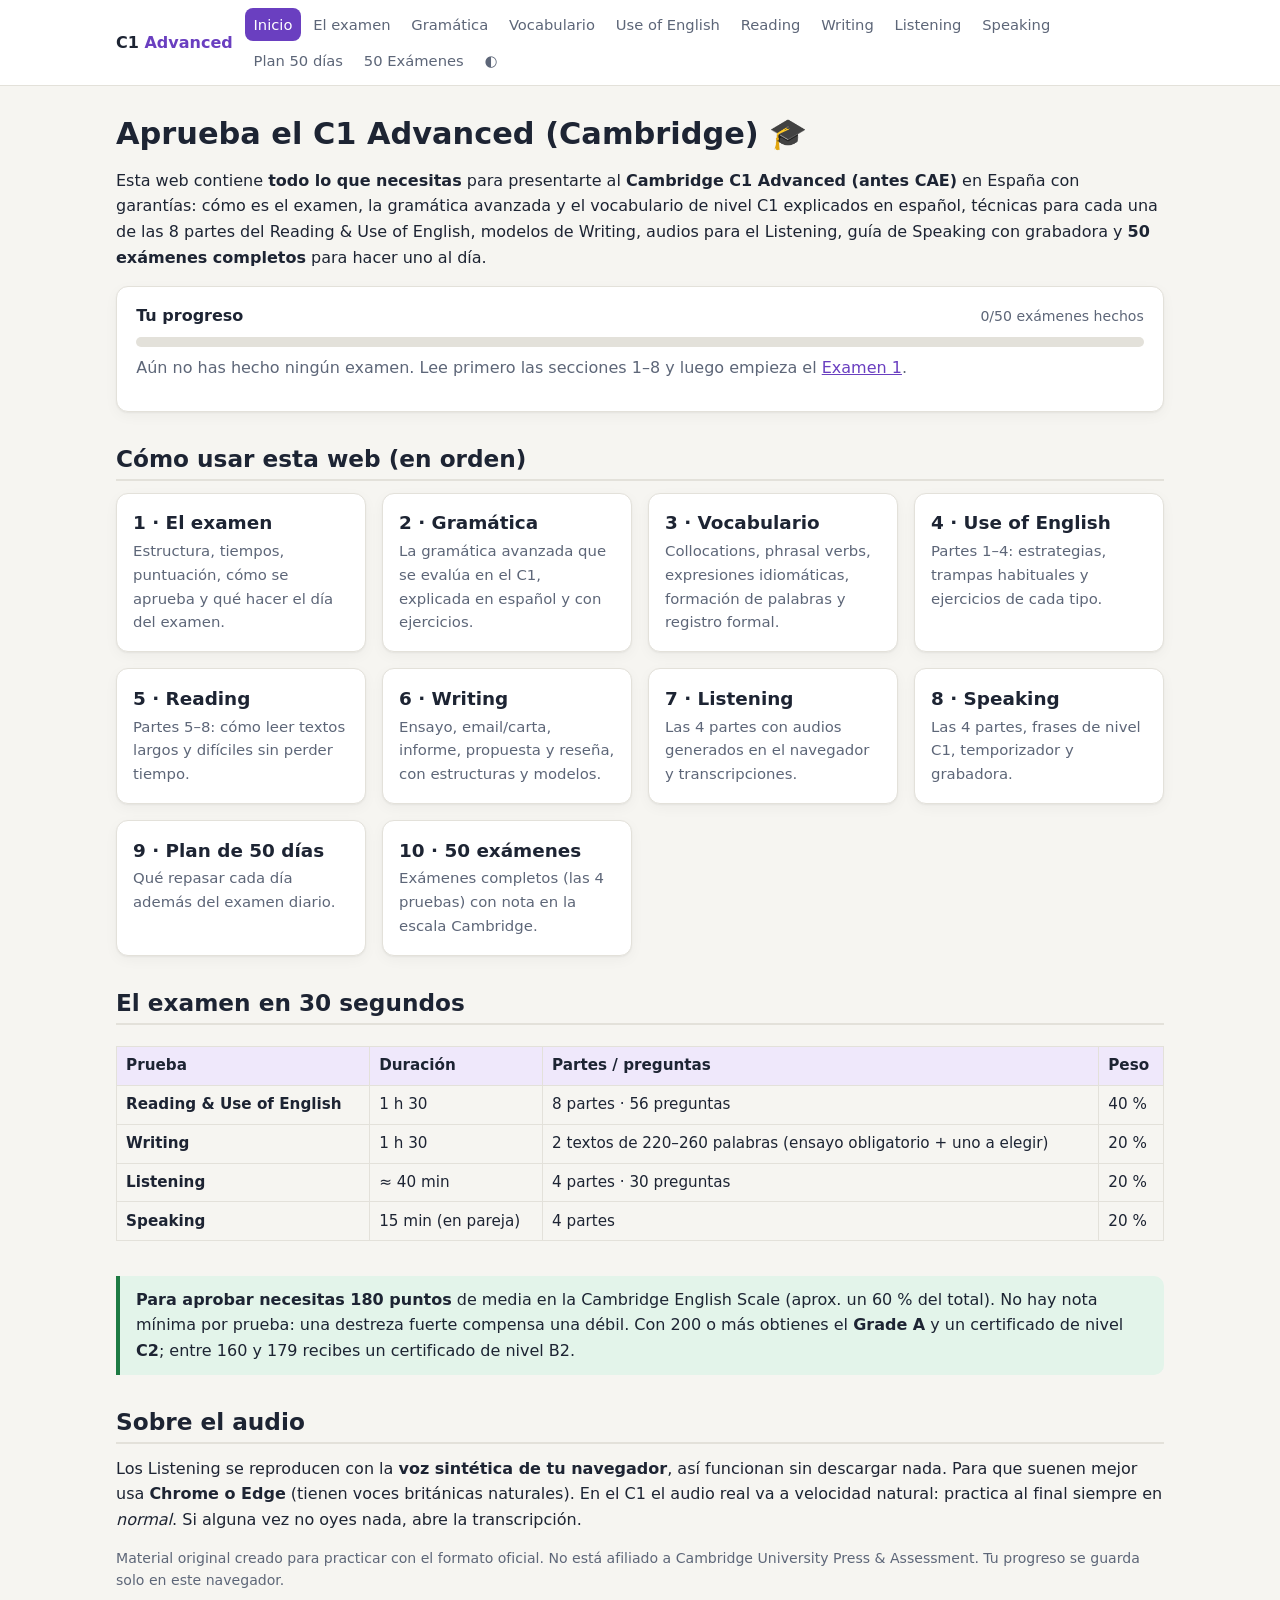
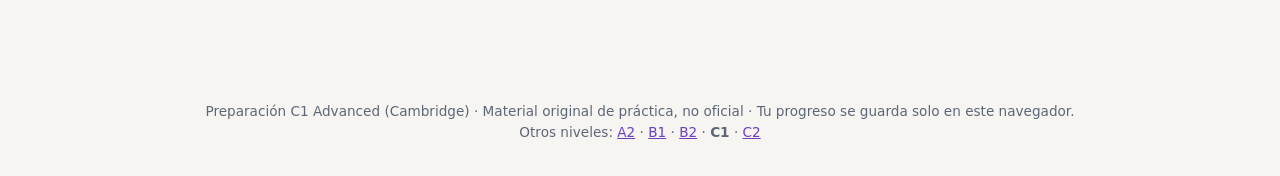
<file: index.html>
<!doctype html>
<html lang="es">
<head>
<meta charset="utf-8"><meta name="viewport" content="width=device-width,initial-scale=1">
<title>C1 Advanced · Preparación</title>
<meta name="description" content="Todo para aprobar el Cambridge C1 Advanced (CAE) en España: explicaciones en español, gramática avanzada, Use of English, vocabulario, práctica interactiva y 50 exámenes completos.">
<link rel="stylesheet" href="assets/style.css">
<link rel="icon" href="data:image/svg+xml,<svg xmlns='http://www.w3.org/2000/svg' viewBox='0 0 100 100'><text y='.9em' font-size='90'>🎓</text></svg>">
</head>
<body>
<main class="wrap">
  <h1>Aprueba el C1 Advanced (Cambridge) 🎓</h1>
  <p>Esta web contiene <b>todo lo que necesitas</b> para presentarte al <b>Cambridge C1 Advanced (antes CAE)</b> en España con garantías: cómo es el examen, la gramática avanzada y el vocabulario de nivel C1 explicados en español, técnicas para cada una de las 8 partes del Reading &amp; Use of English, modelos de Writing, audios para el Listening, guía de Speaking con grabadora y <b>50 exámenes completos</b> para hacer uno al día.</p>

  <div class="card" id="progress"></div>

  <h2>Cómo usar esta web (en orden)</h2>
  <div class="grid">
    <a class="tile" href="guia.html"><h3>1 · El examen</h3><p>Estructura, tiempos, puntuación, cómo se aprueba y qué hacer el día del examen.</p></a>
    <a class="tile" href="gramatica.html"><h3>2 · Gramática</h3><p>La gramática avanzada que se evalúa en el C1, explicada en español y con ejercicios.</p></a>
    <a class="tile" href="vocabulario.html"><h3>3 · Vocabulario</h3><p>Collocations, phrasal verbs, expresiones idiomáticas, formación de palabras y registro formal.</p></a>
    <a class="tile" href="use-of-english.html"><h3>4 · Use of English</h3><p>Partes 1–4: estrategias, trampas habituales y ejercicios de cada tipo.</p></a>
    <a class="tile" href="reading.html"><h3>5 · Reading</h3><p>Partes 5–8: cómo leer textos largos y difíciles sin perder tiempo.</p></a>
    <a class="tile" href="writing.html"><h3>6 · Writing</h3><p>Ensayo, email/carta, informe, propuesta y reseña, con estructuras y modelos.</p></a>
    <a class="tile" href="listening.html"><h3>7 · Listening</h3><p>Las 4 partes con audios generados en el navegador y transcripciones.</p></a>
    <a class="tile" href="speaking.html"><h3>8 · Speaking</h3><p>Las 4 partes, frases de nivel C1, temporizador y grabadora.</p></a>
    <a class="tile" href="plan.html"><h3>9 · Plan de 50 días</h3><p>Qué repasar cada día además del examen diario.</p></a>
    <a class="tile" href="examenes.html"><h3>10 · 50 exámenes</h3><p>Exámenes completos (las 4 pruebas) con nota en la escala Cambridge.</p></a>
  </div>

  <h2>El examen en 30 segundos</h2>
  <div class="table-wrap"><table>
    <tr><th>Prueba</th><th>Duración</th><th>Partes / preguntas</th><th>Peso</th></tr>
    <tr><td><b>Reading &amp; Use of English</b></td><td>1 h 30</td><td>8 partes · 56 preguntas</td><td>40 %</td></tr>
    <tr><td><b>Writing</b></td><td>1 h 30</td><td>2 textos de 220–260 palabras (ensayo obligatorio + uno a elegir)</td><td>20 %</td></tr>
    <tr><td><b>Listening</b></td><td>≈ 40 min</td><td>4 partes · 30 preguntas</td><td>20 %</td></tr>
    <tr><td><b>Speaking</b></td><td>15 min (en pareja)</td><td>4 partes</td><td>20 %</td></tr>
  </table></div>
  <div class="key"><p><b>Para aprobar necesitas 180 puntos</b> de media en la Cambridge English Scale (aprox. un 60 % del total). No hay nota mínima por prueba: una destreza fuerte compensa una débil. Con 200 o más obtienes el <b>Grade A</b> y un certificado de nivel <b>C2</b>; entre 160 y 179 recibes un certificado de nivel B2.</p></div>

  <h2>Sobre el audio</h2>
  <p>Los Listening se reproducen con la <b>voz sintética de tu navegador</b>, así funcionan sin descargar nada. Para que suenen mejor usa <b>Chrome o Edge</b> (tienen voces británicas naturales). En el C1 el audio real va a velocidad natural: practica al final siempre en <i>normal</i>. Si alguna vez no oyes nada, abre la transcripción.</p>
  <p class="small muted">Material original creado para practicar con el formato oficial. No está afiliado a Cambridge University Press &amp; Assessment. Tu progreso se guarda solo en este navegador.</p>
</main>
<script src="assets/app.js"></script>
<script>
document.addEventListener('DOMContentLoaded', () => {
  const res = store.get('results', {});
  const done = Object.keys(res).length;
  const scores = Object.values(res).map(r => r.overall).filter(Boolean);
  const avg = scores.length ? Math.round(scores.reduce((a, b) => a + b, 0) / scores.length) : null;
  $('#progress').innerHTML = `<div class="row" style="justify-content:space-between"><b>Tu progreso</b><span class="small muted">${done}/50 exámenes hechos</span></div>
   <div class="bar" style="margin:.5rem 0"><i style="width:${done * 2}%"></i></div>
   ${avg ? `<p>Media de tus exámenes: <b>${avg}</b> · ${grade(avg)[0]}</p>` : `<p class="muted">Aún no has hecho ningún examen. Lee primero las secciones 1–8 y luego empieza el <a href="examen.html?n=1">Examen 1</a>.</p>`}
   ${done ? `<a class="btn" href="examen.html?n=${Math.min(50, done + 1)}">Continuar: examen ${Math.min(50, done + 1)} →</a>` : ''}`;
});
</script>
</body>
</html>
</file>
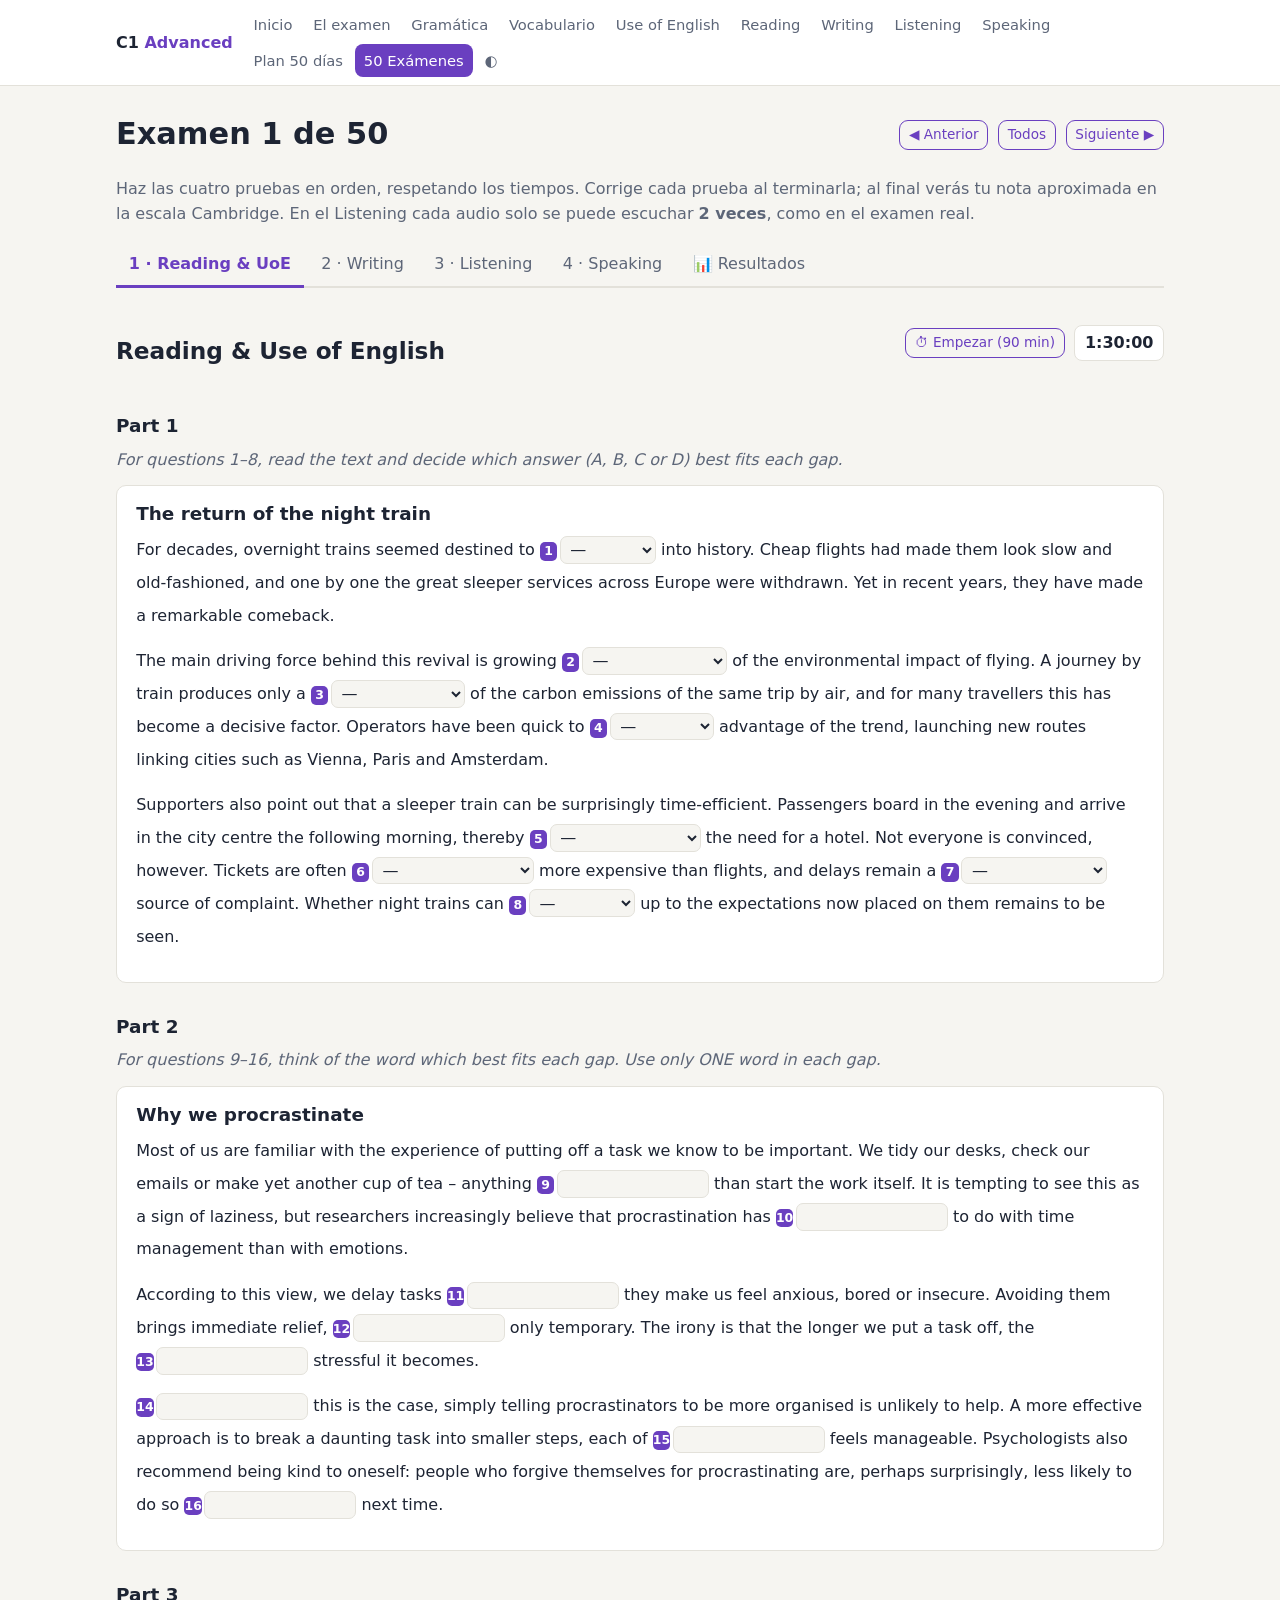
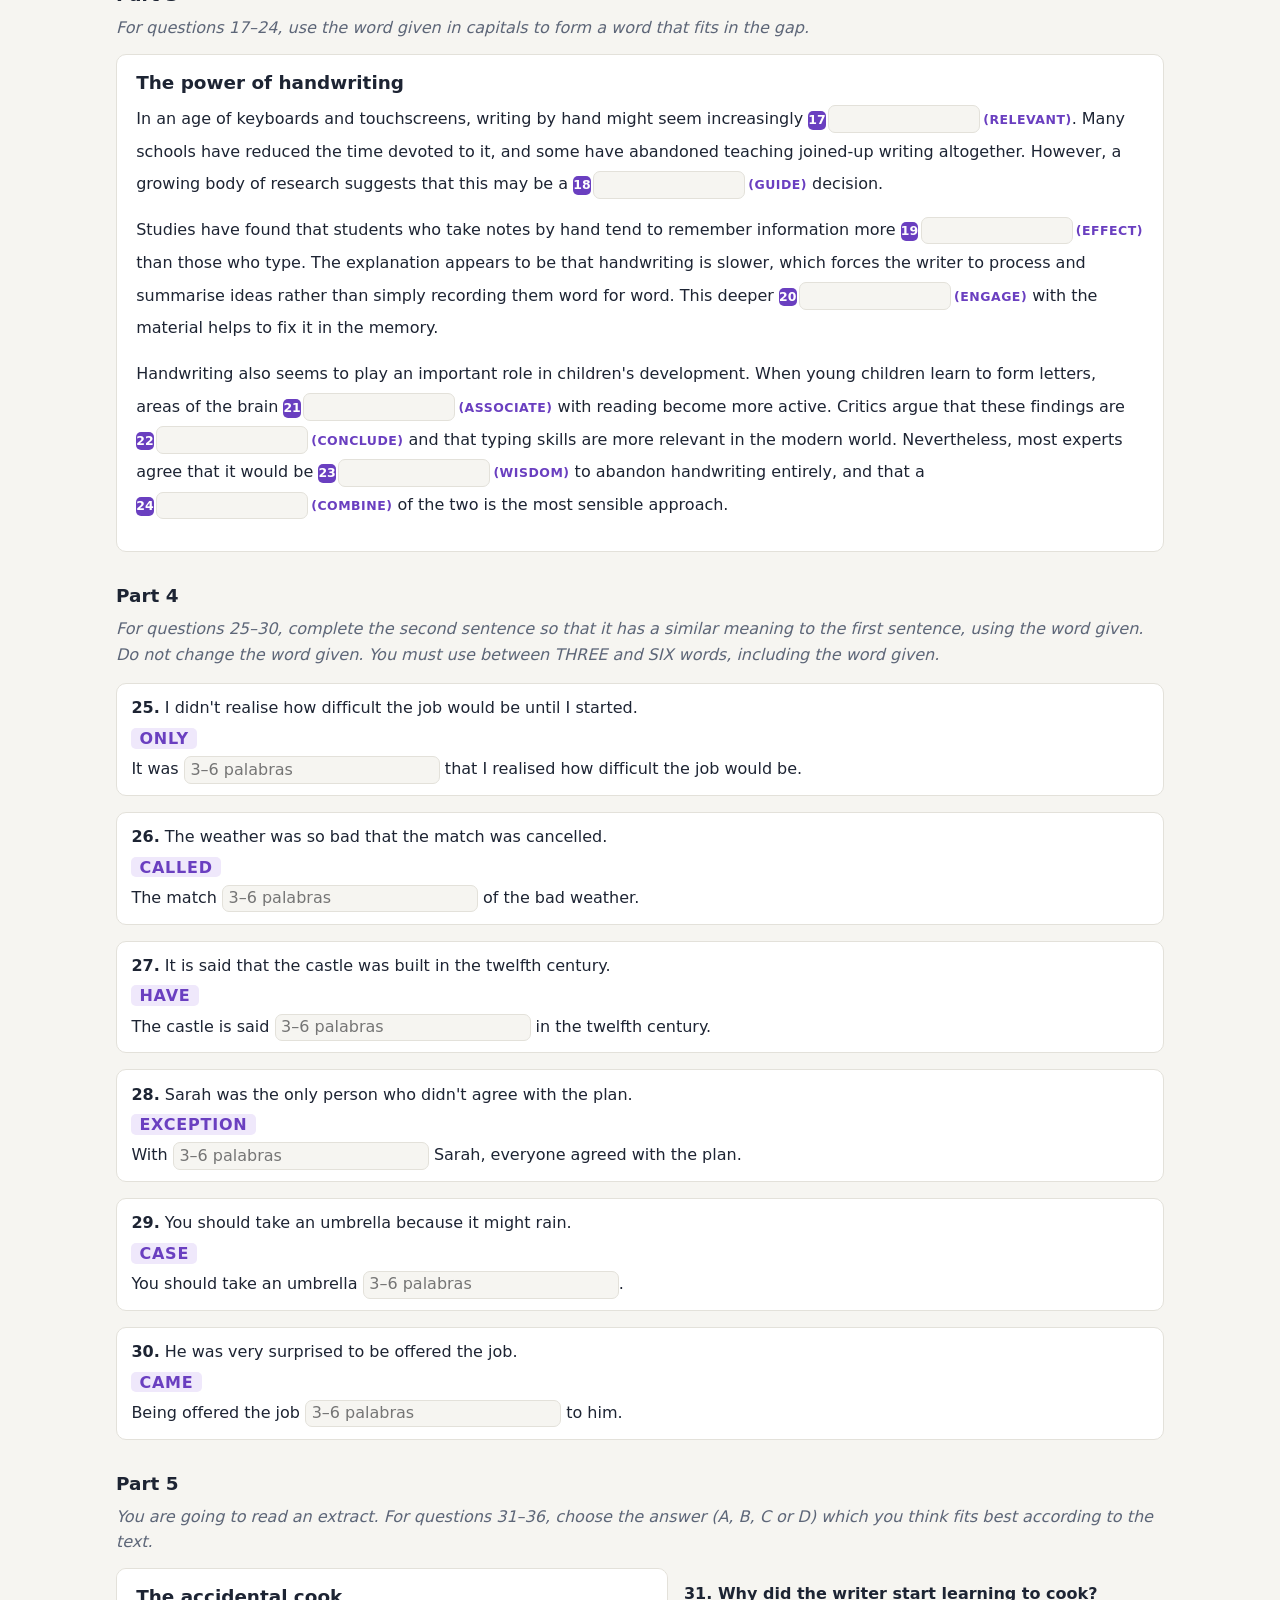
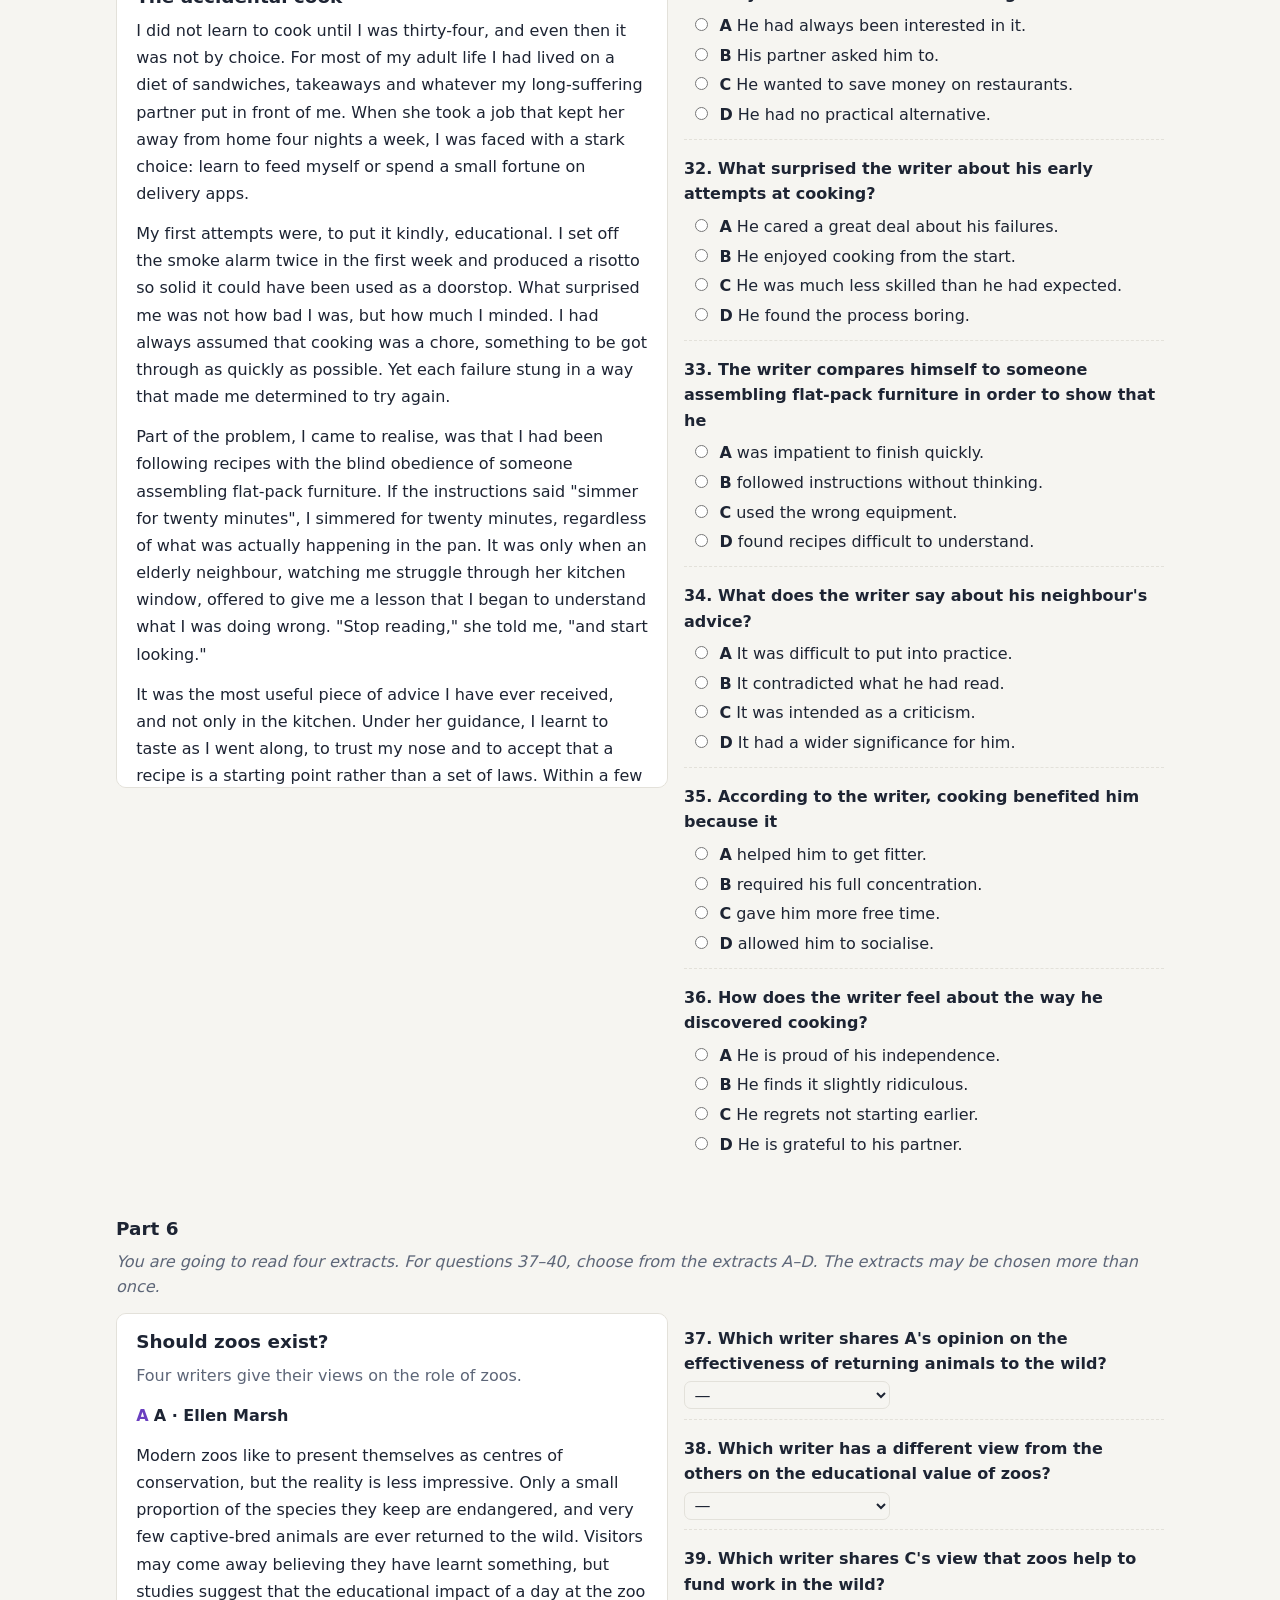
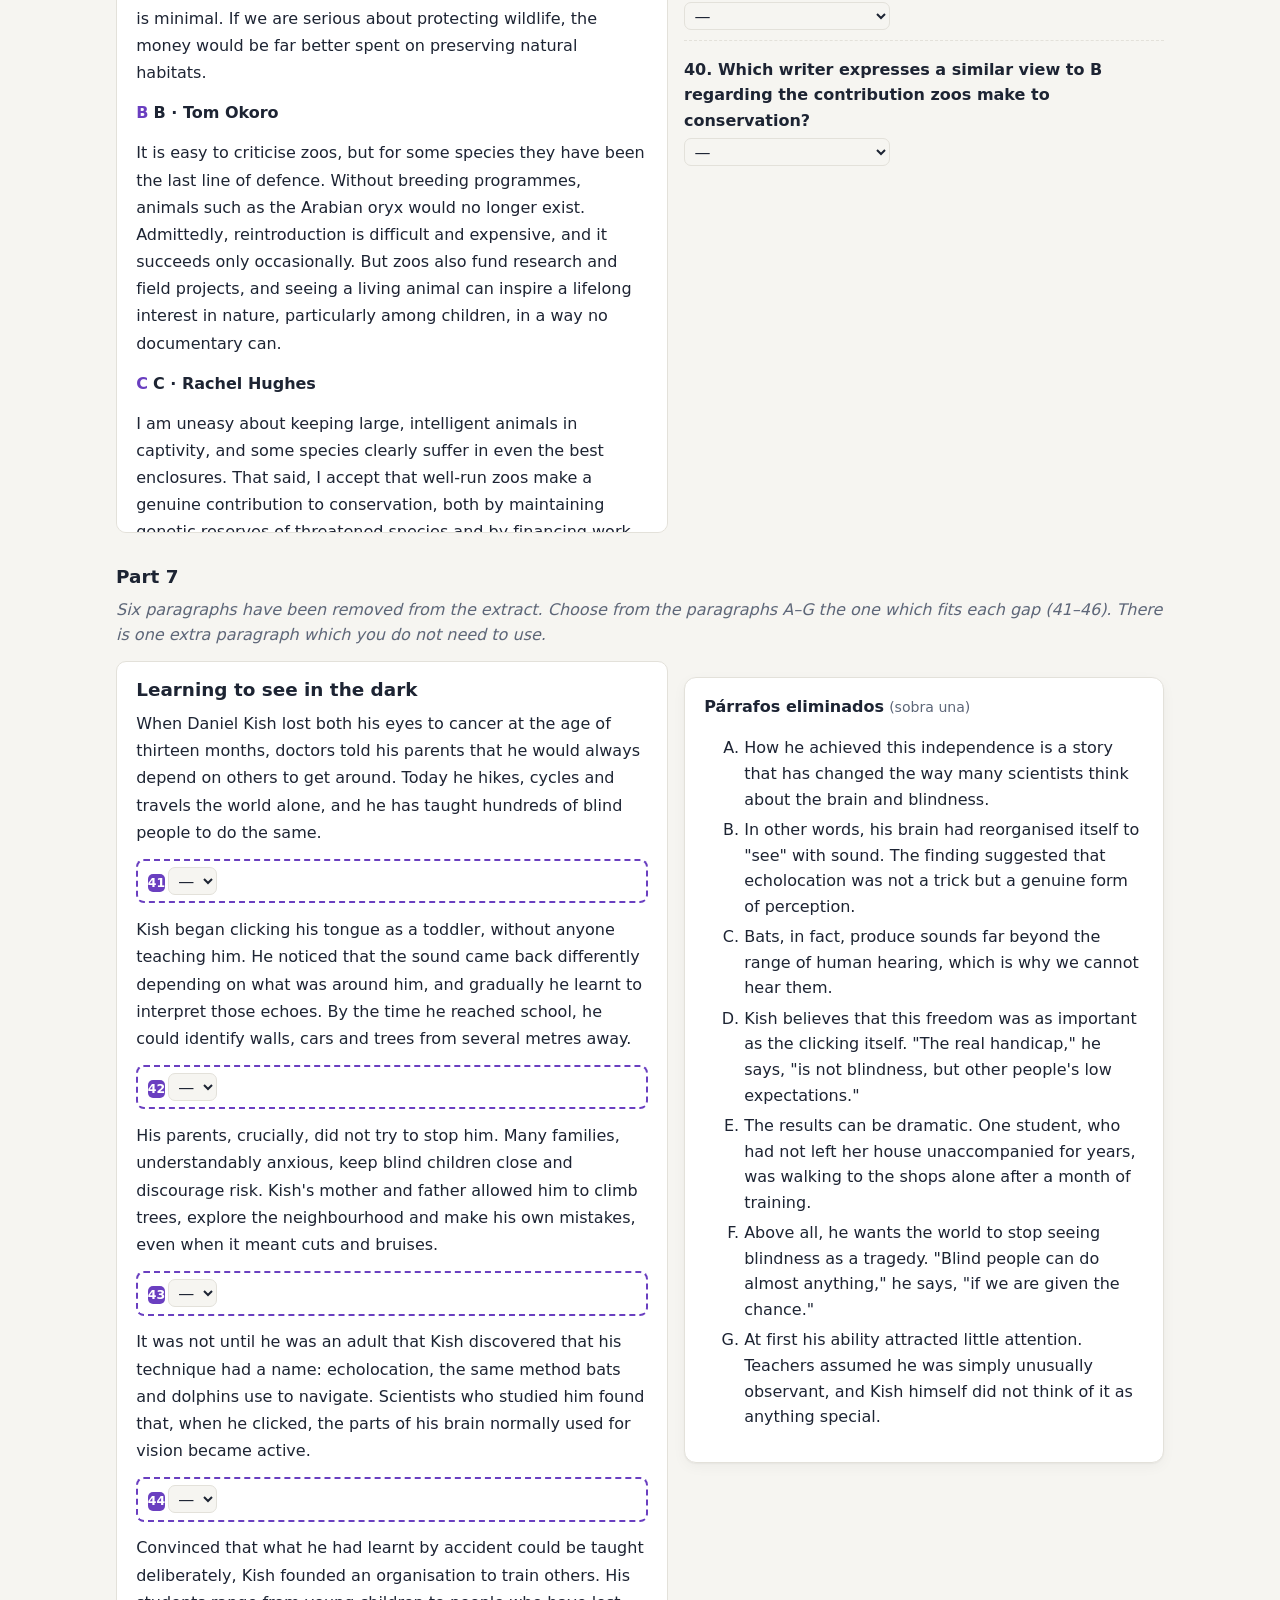
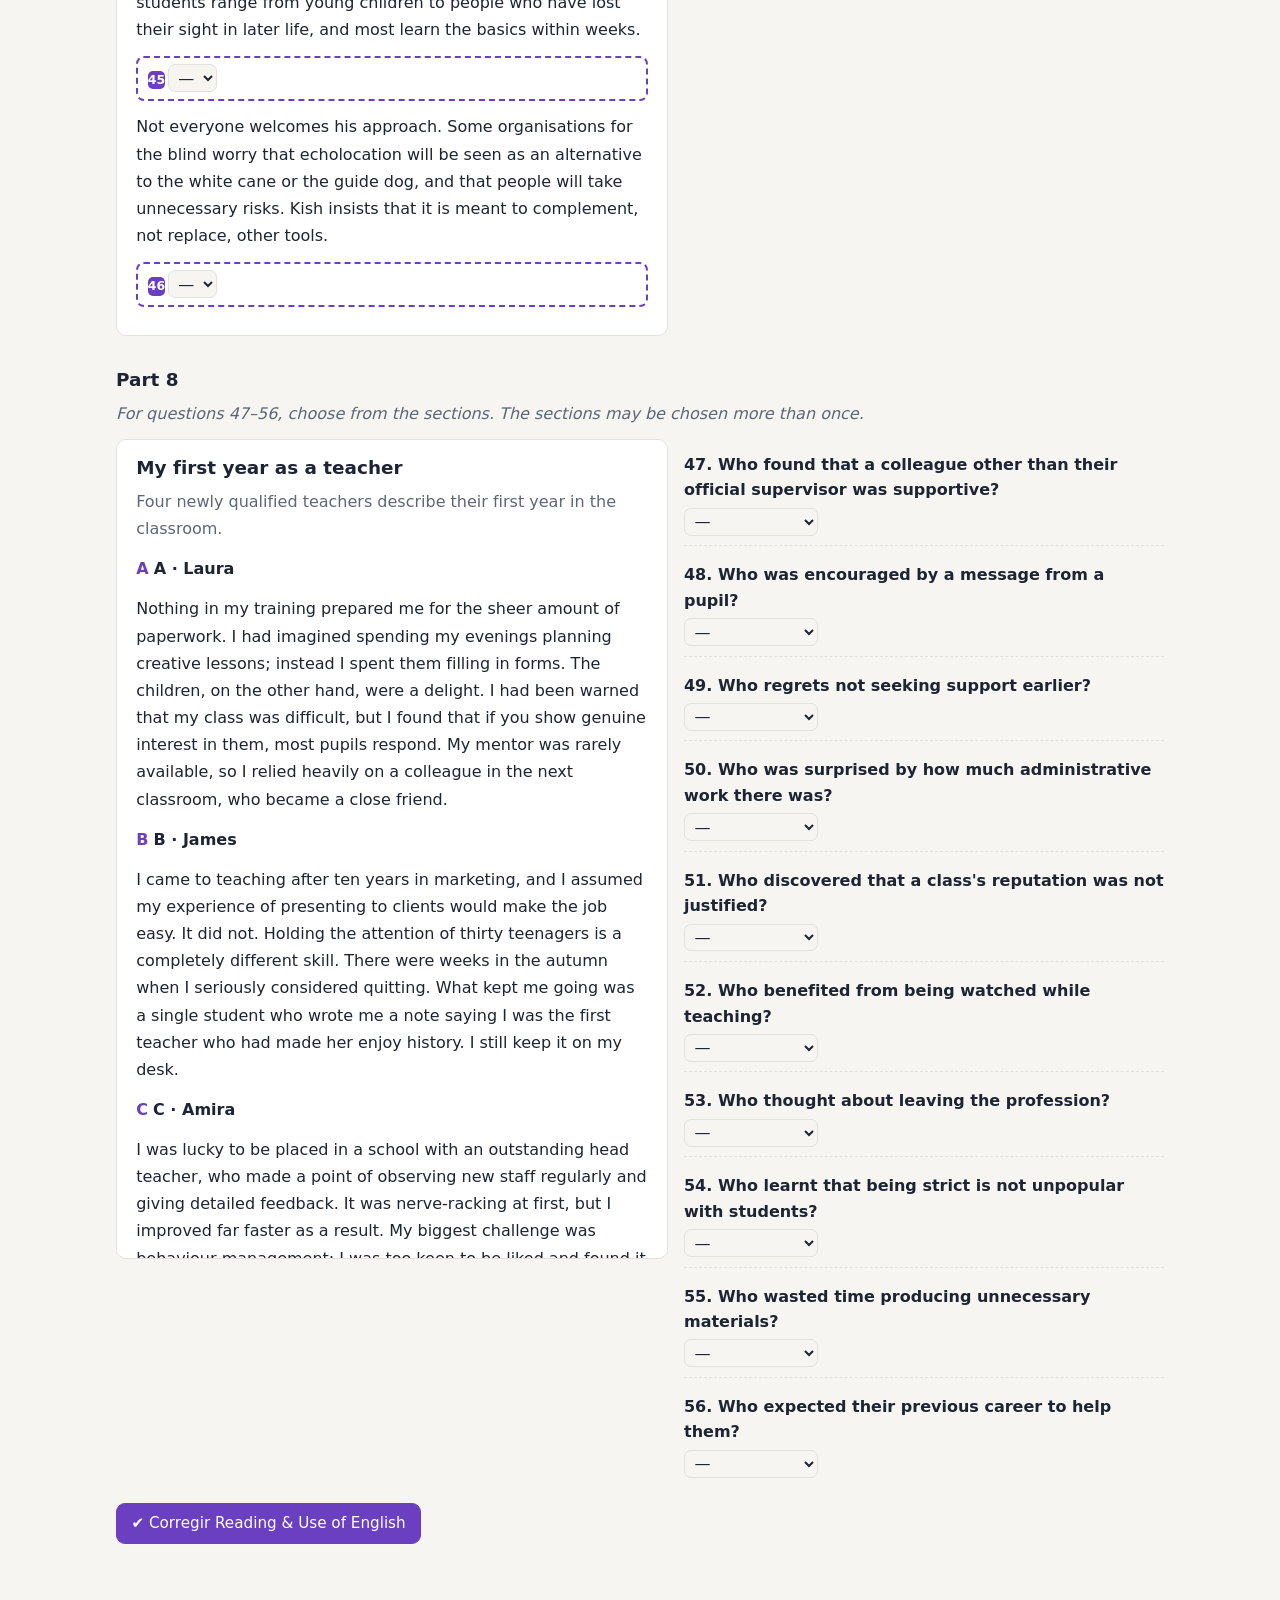
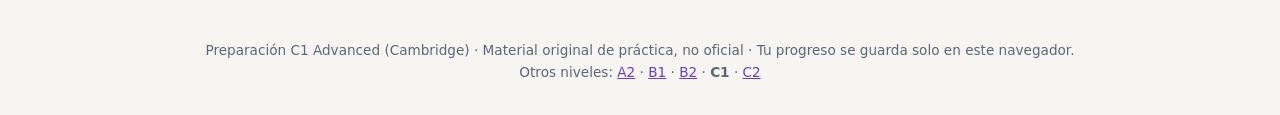
<file: examen.html>
<!doctype html>
<html lang="es">
<head>
<meta charset="utf-8"><meta name="viewport" content="width=device-width,initial-scale=1">
<title>Examen C1 Advanced</title>
<link rel="stylesheet" href="assets/style.css">
<link rel="icon" href="data:image/svg+xml,<svg xmlns='http://www.w3.org/2000/svg' viewBox='0 0 100 100'><text y='.9em' font-size='90'>🎓</text></svg>">
</head>
<body>
<main class="wrap">
<div class="paper-head"><h1 id="title">Examen</h1><div class="row"><a class="btn ghost sm" id="prev">◀ Anterior</a><a class="btn ghost sm" href="examenes.html">Todos</a><a class="btn ghost sm" id="next">Siguiente ▶</a></div></div>
<p class="muted">Haz las cuatro pruebas en orden, respetando los tiempos. Corrige cada prueba al terminarla; al final verás tu nota aproximada en la escala Cambridge. En el Listening cada audio solo se puede escuchar <b>2 veces</b>, como en el examen real.</p>
<div id="exam"></div>
</main>
<script src="assets/app.js"></script>
<script>
window.SHUFFLE = true;
const TOTAL = SITE.exams;
const N = Math.min(TOTAL, Math.max(1, parseInt(new URLSearchParams(location.search).get('n')) || 1));
document.title = `Examen ${N} · ${SITE.name}`;
$('#title').textContent = `Examen ${N} de ${TOTAL}`;
$('#prev').href = `examen.html?n=${Math.max(1, N - 1)}`;
$('#next').href = `examen.html?n=${Math.min(TOTAL, N + 1)}`;

/* PAPERS: clave → [nombre, peso en la nota global] */
const PAPERS = { rue: ['Reading & Use of English', 2], wri: ['Writing', 1], lis: ['Listening', 1], spk: ['Speaking', 1] };
function saveResult(key, score, max) {
  const all = store.get('results', {}); const r = all[N] || {};
  r[key] = Math.round(toScale(score / max));
  r[key + 'Raw'] = `${score}/${max}`;
  const ks = Object.keys(PAPERS).filter(k => r[k]);
  const w = ks.reduce((a, k) => a + PAPERS[k][1], 0);
  r.overall = Math.round(ks.reduce((a, k) => a + r[k] * PAPERS[k][1], 0) / w);
  r.complete = Object.keys(PAPERS).every(k => r[k]);
  r.date = new Date().toISOString().slice(0, 10);
  all[N] = r; store.set('results', all);
  showResults();
}
function scoreBox(score, max) {
  const sc = toScale(score / max), [g, cls] = grade(sc);
  return `<div class="score ${cls}">Puntuación: ${score}/${max} (${Math.round(score / max * 100)} %) → <b>${sc}</b> en la escala Cambridge · ${g}</div>`;
}

/* Prueba con partes autocorregibles. parts = [[título, instrucciones, tipo, datos, ...args]] */
function paper(container, key, minutes, parts, note = '') {
  const head = document.createElement('div'); head.className = 'paper-head';
  head.innerHTML = `<h2 style="border:0">${PAPERS[key][0]}</h2>`;
  head.append(timer(minutes * 60, `Empezar (${minutes} min)`));
  container.append(head);
  if (note) container.insertAdjacentHTML('beforeend', `<p class="small muted">${note}</p>`);
  const rs = [];
  parts.forEach(([title, instr, type, data, ...args]) => {
    const sec = document.createElement('section');
    sec.innerHTML = `<h3 class="part-title">${title}</h3><p class="instr">${instr}</p>`;
    const body = document.createElement('div'); sec.append(body); container.append(sec);
    rs.push(R[type](body, data, ...args));
  });
  const foot = document.createElement('div'); foot.innerHTML = `<button class="btn">✔ Corregir ${PAPERS[key][0]}</button><div class="res"></div>`;
  container.append(foot);
  const btn = $('button', foot);
  const update = () => { const t = rs.reduce((a, r) => { const s = r.score(); return [a[0] + s.score, a[1] + s.max]; }, [0, 0]); $('.res', foot).innerHTML = scoreBox(t[0], t[1]); saveResult(key, t[0], t[1]); };
  btn.onclick = () => { if (!confirmLeft(container)) return; rs.forEach(r => r.check()); btn.disabled = true; TTS.stop(); update(); };
  scoreHooks.push(() => btn.disabled && update());
}
function confirmLeft(c) {
  const empty = $$('input[type=text],select', c).filter(x => !x.value).length;
  const radiosQ = $$('.q', c).filter(q => $('input[type=radio]', q) && !$('input:checked', q)).length;
  const n = empty + radiosQ;
  if (!n) return true;
  const w = c.querySelector('.leftwarn') || document.createElement('div');
  w.className = 'warn leftwarn';
  if (w.dataset.ok) return true;
  w.innerHTML = `Te quedan <b>${n}</b> respuestas en blanco. En el examen real <b>no restan</b>: ¡rellénalas! Pulsa «Corregir» otra vez si quieres corregir igualmente.`;
  w.dataset.ok = 1; c.lastElementChild.before(w); return false;
}
const sel05 = () => `<select>${[0, 1, 2, 3, 4, 5].map(v => `<option ${v === 3 ? 'selected' : ''}>${v}</option>`).join('')}</select>`;

/* Writing autoevaluado. tasks = [{title, html, min, max, choose?:[{label, html}]}] */
function writingPaper(c, minutes, intro, tasks, crits) {
  const head = document.createElement('div'); head.className = 'paper-head';
  head.innerHTML = `<h2 style="border:0">${PAPERS.wri[0]}</h2>`; head.append(timer(minutes * 60, `Empezar (${minutes} min)`)); c.append(head);
  c.insertAdjacentHTML('beforeend', `<p class="instr">${intro} Consulta los <a href="writing.html">modelos</a> solo después de escribir.</p>`);
  tasks.forEach((t, ti) => {
    c.insertAdjacentHTML('beforeend', `<h3 class="part-title">${t.title}</h3>${t.html || ''}${t.choose ? t.choose.map((o, i) => `<label class="opt card" style="display:flex"><input type="radio" name="wc${ti}" value="${i}" ${i === 0 ? 'checked' : ''}><span><b>${o.label}</b><br>${o.html}</span></label>`).join('') : ''}<div class="wbox"></div>`);
    $$('.wbox', c).pop().append(writingBox(`ex${N}.w${ti + 1}`, t.min, t.max));
  });
  c.insertAdjacentHTML('beforeend', `<h3 class="part-title">Autoevaluación</h3><p class="small muted">Cuando termines, compara con los modelos de la sección Writing y puntúa con sinceridad cada criterio de 0 a 5 (3 = aprobado justo, 5 = excelente). Si puedes, pide a un profesor que te lo corrija.</p>
   <div class="crit wcrit"></div><button class="btn wsave" style="margin-top:.6rem">Guardar nota de Writing</button><div class="wres"></div>`);
  const labels = tasks.length > 1 ? tasks.map((t, i) => `Tarea ${i + 1}`) : [''];
  $('.wcrit', c).innerHTML = labels.map(p => crits.map(k => `<span>${p ? p + ' · ' : ''}${k}</span>${sel05()}`).join('')).join('');
  const max = labels.length * crits.length * 5;
  $('.wsave', c).onclick = () => { const s = $$('.wcrit select', c).reduce((a, x) => a + +x.value, 0); $('.wres', c).innerHTML = scoreBox(s, max); saveResult('wri', s, max); };
}

/* Speaking autoevaluado. parts = [{title, html, time}] */
function speakingPaper(c, intro, parts, crits) {
  c.insertAdjacentHTML('beforeend', `<div class="paper-head"><h2 style="border:0">Speaking</h2></div><p class="instr">${intro}</p>`);
  parts.forEach(p => { c.insertAdjacentHTML('beforeend', `<h3 class="part-title">${p.title}</h3>${p.html}<div class="tslot"></div>`); const el = $$('.tslot', c).pop(); el.append(timer(p.time)); el.append(recorder()); });
  c.insertAdjacentHTML('beforeend', `<h3 class="part-title">Autoevaluación</h3><p class="small muted">Escucha tus grabaciones y puntúa de 0 a 5.</p><div class="crit scrit"></div><button class="btn ssave" style="margin-top:.6rem">Guardar nota de Speaking</button><div class="sres"></div>`);
  speakables(c);
  $('.scrit', c).innerHTML = crits.map(k => `<span>${k}</span>${sel05()}`).join('');
  const max = crits.length * 5;
  $('.ssave', c).onclick = () => { const v = $$('.scrit select', c).reduce((a, x) => a + +x.value, 0); $('.sres', c).innerHTML = scoreBox(v, max); saveResult('spk', v, max); };
}
const ul = (qs, say = true) => `<ul>${qs.map(q => `<li ${say ? 'data-say' : ''}>${q}</li>`).join('')}</ul>`;

function showResults() {
  const r = store.get('results', {})[N]; const el = $('#results'); if (!el) return;
  if (!r) { el.innerHTML = '<p class="muted">Aún no has corregido ninguna prueba de este examen.</p>'; return; }
  const [g, cls] = grade(r.overall);
  el.innerHTML = `<div class="table-wrap"><table><tr><th>Prueba</th><th>Bruto</th><th>Escala</th></tr>${Object.entries(PAPERS).map(([k, [n]]) => `<tr><td>${n}</td><td>${r[k + 'Raw'] || '—'}</td><td>${r[k] || '—'}</td></tr>`).join('')}</table></div>
   <div class="score ${cls}">Nota global${r.complete ? '' : ' (provisional: faltan pruebas)'}: <b>${r.overall}</b> · ${g}</div>
   <p class="small muted">La conversión a la escala es aproximada (≈60 % = 180, aprobado; ≈80 % = 200, nivel C2). Reading &amp; Use of English cuenta doble (40 %).</p>
   ${N < TOTAL ? `<a class="btn" href="examen.html?n=${N + 1}">Mañana: examen ${N + 1} →</a>` : `<p><b>¡Has completado los ${TOTAL} exámenes! Estás preparado/a.</b></p>`}`;
}

/* ===== Estructura específica de este nivel ===== */
function render(d) {
  const root = $('#exam');
  root.innerHTML = `<div class="tabs-root" id="extabs"><div class="tabs"><button>1 · Reading &amp; UoE</button><button>2 · Writing</button><button>3 · Listening</button><button>4 · Speaking</button><button>📊 Resultados</button></div>
   <section class="tabpanel" id="pr"></section><section class="tabpanel" id="pw"></section><section class="tabpanel" id="pl"></section><section class="tabpanel" id="ps"></section><section class="tabpanel"><h2>Resultados del examen ${N}</h2><div id="results"></div></section></div>`;
  paper($('#pr'), 'rue', 90, [
    ['Part 1', 'For questions 1–8, read the text and decide which answer (A, B, C or D) best fits each gap.', 'p1', d.p1],
    ['Part 2', 'For questions 9–16, think of the word which best fits each gap. Use only ONE word in each gap.', 'p2', d.p2],
    ['Part 3', 'For questions 17–24, use the word given in capitals to form a word that fits in the gap.', 'p3', d.p3],
    ['Part 4', 'For questions 25–30, complete the second sentence so that it has a similar meaning to the first sentence, using the word given. Do not change the word given. You must use between THREE and SIX words, including the word given.', 'p4', d.p4, 2, 25],
    ['Part 5', 'You are going to read an extract. For questions 31–36, choose the answer (A, B, C or D) which you think fits best according to the text.', 'p5', d.p5, 2, 31],
    ['Part 6', 'You are going to read four extracts. For questions 37–40, choose from the extracts A–D. The extracts may be chosen more than once.', 'p7', d.p6, 2, 37],
    ['Part 7', 'Six paragraphs have been removed from the extract. Choose from the paragraphs A–G the one which fits each gap (41–46). There is one extra paragraph which you do not need to use.', 'p6', { ...d.p7, paras: true }],
    ['Part 8', 'For questions 47–56, choose from the sections. The sections may be chosen more than once.', 'p7', d.p8, 1, 47],
  ]);
  const w = d.w1;
  writingPaper($('#pw'), 90, 'Escribe dos textos de 220–260 palabras: la Parte 1 es obligatoria y en la Parte 2 eliges una tarea.', [
    { title: 'Part 1 · Essay (obligatorio)', min: 220, max: 260, html: `<div class="card"><p>Your class has attended a panel discussion on <b>${w.topic}</b>. You have made the notes below.</p><div class="notice"><b>${w.q}</b><ul>${w.notes.map(n => `<li>${n}</li>`).join('')}</ul><b>Some opinions expressed in the discussion:</b><ul>${w.opinions.map(n => `<li><i>"${n}"</i></li>`).join('')}</ul></div><p>Write an essay discussing <b>two</b> of the points in your notes. You should <b>explain ${w.task}</b>, giving reasons in support of your answer. You may, if you wish, make use of the opinions expressed in the discussion, but you should use your own words as far as possible.</p></div>` },
    { title: 'Part 2 · Elige una', min: 220, max: 260, choose: d.w2.map((t, i) => ({ label: `${i + 2}. ${t.type}`, html: t.task })) },
  ], ['Content', 'Communicative Achievement', 'Organisation', 'Language']);
  paper($('#pl'), 'lis', 40, [
    ['Part 1', 'You will hear three different extracts. For questions 1–6, choose the answer (A, B or C) which fits best according to what you hear.', 'lx', d.l1, 2, 1],
    ['Part 2', 'For questions 7–14, complete the sentences with a word or short phrase.', 'l2', d.l2, 2, 7],
    ['Part 3', 'For questions 15–20, choose the answer (A, B, C or D) which fits best according to what you hear.', 'l4', d.l3, 2, 15],
    ['Part 4', 'You will hear five short extracts. While you listen, you must complete BOTH tasks (questions 21–30).', 'l3x', d.l4, 2, 21],
  ]);
  const s = d.s;
  speakingPaper($('#ps'), 'Habla en voz alta, a ser posible con un compañero. Usa el temporizador y la grabadora. Pulsa 🔊 para oír al examinador.', [
    { title: 'Part 1 · Interview (2 min)', time: 120, html: ul(s.p1) },
    { title: 'Part 2 · Long turn (1 min)', time: 60, html: `<p data-say><b>${s.p2.q}</b></p>${s.p2.pics.map((p, i) => `<div class="photo"><b>Picture ${i + 1}:</b> ${p}</div>`).join('')}<p class="small">Elige <b>dos</b> de las tres fotos y habla durante 1 minuto. Después, pregunta para tu compañero (30 seg.): <i data-say>${s.p2.f}</i></p>` },
    { title: 'Part 3 · Collaborative task (2 min + 1 min)', time: 180, html: `<div class="card"><p data-say><b>${s.p3.q}</b></p><ul>${s.p3.ideas.map(i => `<li>${i}</li>`).join('')}</ul><p data-say><i>${s.p3.d}</i></p></div>` },
    { title: 'Part 4 · Discussion (5 min)', time: 300, html: ul(s.p4) },
  ], ['Grammar Resource', 'Lexical Resource', 'Discourse Management', 'Pronunciation', 'Interactive Communication', 'Global Achievement']);
  tabs($('#extabs'));
  showResults();
}

window.EXAM = render;
const sc = document.createElement('script');
sc.src = `data/exams/e${String(N).padStart(2, '0')}.js`;
sc.onerror = () => $('#exam').innerHTML = '<div class="warn">No se ha podido cargar este examen.</div>';
document.addEventListener('DOMContentLoaded', () => document.body.append(sc));
</script>
</body>
</html>
</file>
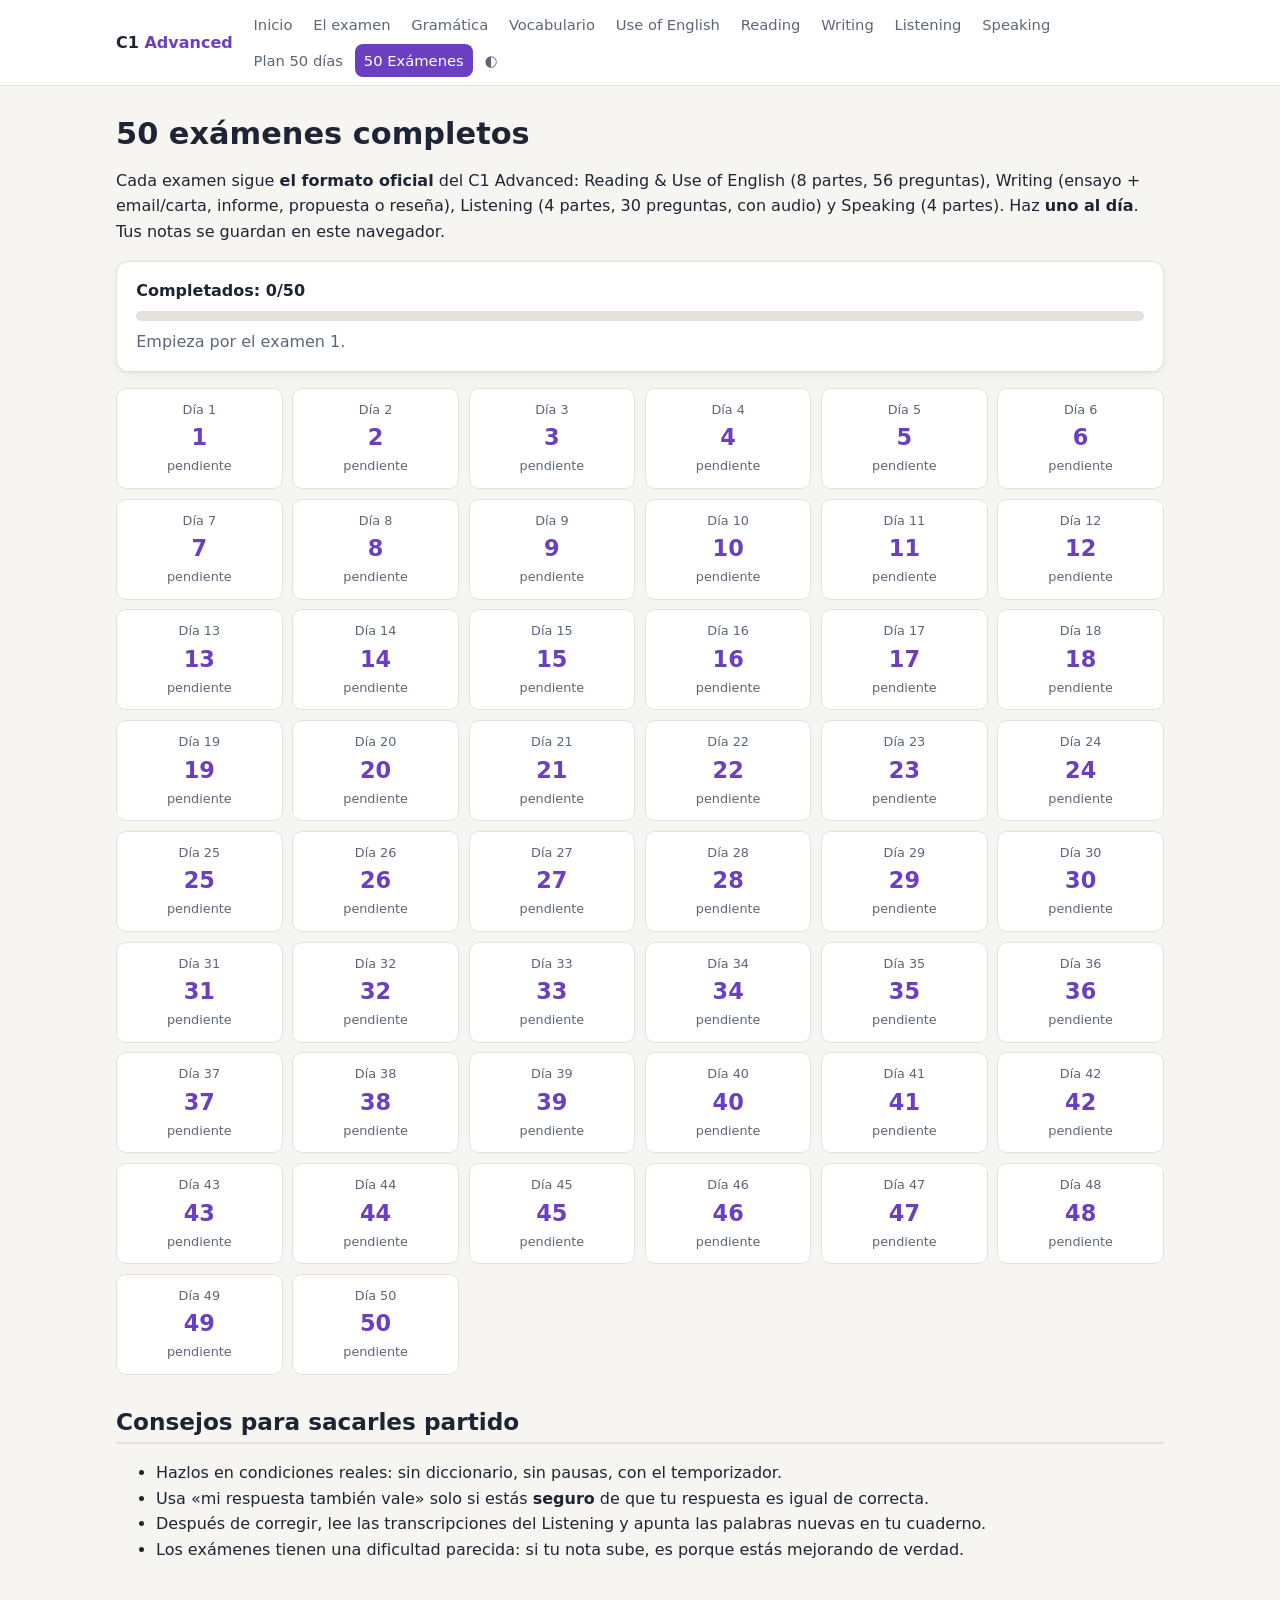
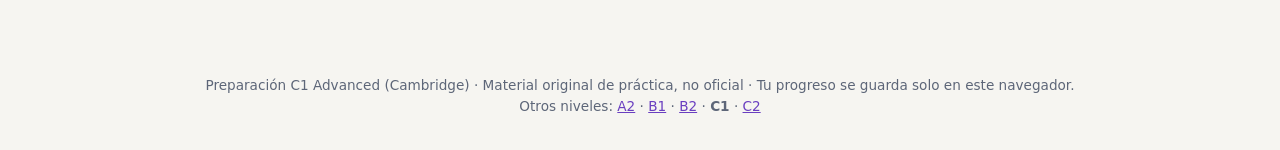
<file: examenes.html>
<!doctype html>
<html lang="es">
<head>
<meta charset="utf-8"><meta name="viewport" content="width=device-width,initial-scale=1">
<title>50 exámenes C1 Advanced</title>
<link rel="stylesheet" href="assets/style.css">
<link rel="icon" href="data:image/svg+xml,<svg xmlns='http://www.w3.org/2000/svg' viewBox='0 0 100 100'><text y='.9em' font-size='90'>🎓</text></svg>">
</head>
<body>
<main class="wrap">
<h1>50 exámenes completos</h1>
<p>Cada examen sigue <b>el formato oficial</b> del C1 Advanced: Reading &amp; Use of English (8 partes, 56 preguntas), Writing (ensayo + email/carta, informe, propuesta o reseña), Listening (4 partes, 30 preguntas, con audio) y Speaking (4 partes). Haz <b>uno al día</b>. Tus notas se guardan en este navegador.</p>
<div class="card" id="summary"></div>
<div class="exams" id="grid"></div>
<h2>Consejos para sacarles partido</h2>
<ul>
<li>Hazlos en condiciones reales: sin diccionario, sin pausas, con el temporizador.</li>
<li>Usa «mi respuesta también vale» solo si estás <b>seguro</b> de que tu respuesta es igual de correcta.</li>
<li>Después de corregir, lee las transcripciones del Listening y apunta las palabras nuevas en tu cuaderno.</li>
<li>Los exámenes tienen una dificultad parecida: si tu nota sube, es porque estás mejorando de verdad.</li>
</ul>
</main>
<script src="assets/app.js"></script>
<script>
document.addEventListener('DOMContentLoaded', () => {
  const res = store.get('results', {});
  $('#grid').innerHTML = Array.from({ length: 50 }, (_, i) => {
    const n = i + 1, r = res[n];
    return `<a href="examen.html?n=${n}" class="${r && r.complete ? 'done' : ''}"><div class="s">Día ${n}</div><div class="n">${n}</div><div class="s">${r ? `${r.overall} · ${r.complete ? grade(r.overall)[0].split(' · ')[0] : 'en curso'}` : 'pendiente'}</div></a>`;
  }).join('');
  const sc = Object.values(res).filter(r => r.complete).map(r => r.overall);
  const avg = sc.length ? Math.round(sc.reduce((a, b) => a + b, 0) / sc.length) : null;
  const best = sc.length ? Math.max(...sc) : null;
  $('#summary').innerHTML = `<b>Completados: ${sc.length}/50</b><div class="bar" style="margin:.5rem 0"><i style="width:${sc.length * 2}%"></i></div>${avg ? `Media: <b>${avg}</b> (${grade(avg)[0]}) · Mejor: <b>${best}</b>` : '<span class="muted">Empieza por el examen 1.</span>'}`;
});
</script>
</body>
</html>
</file>
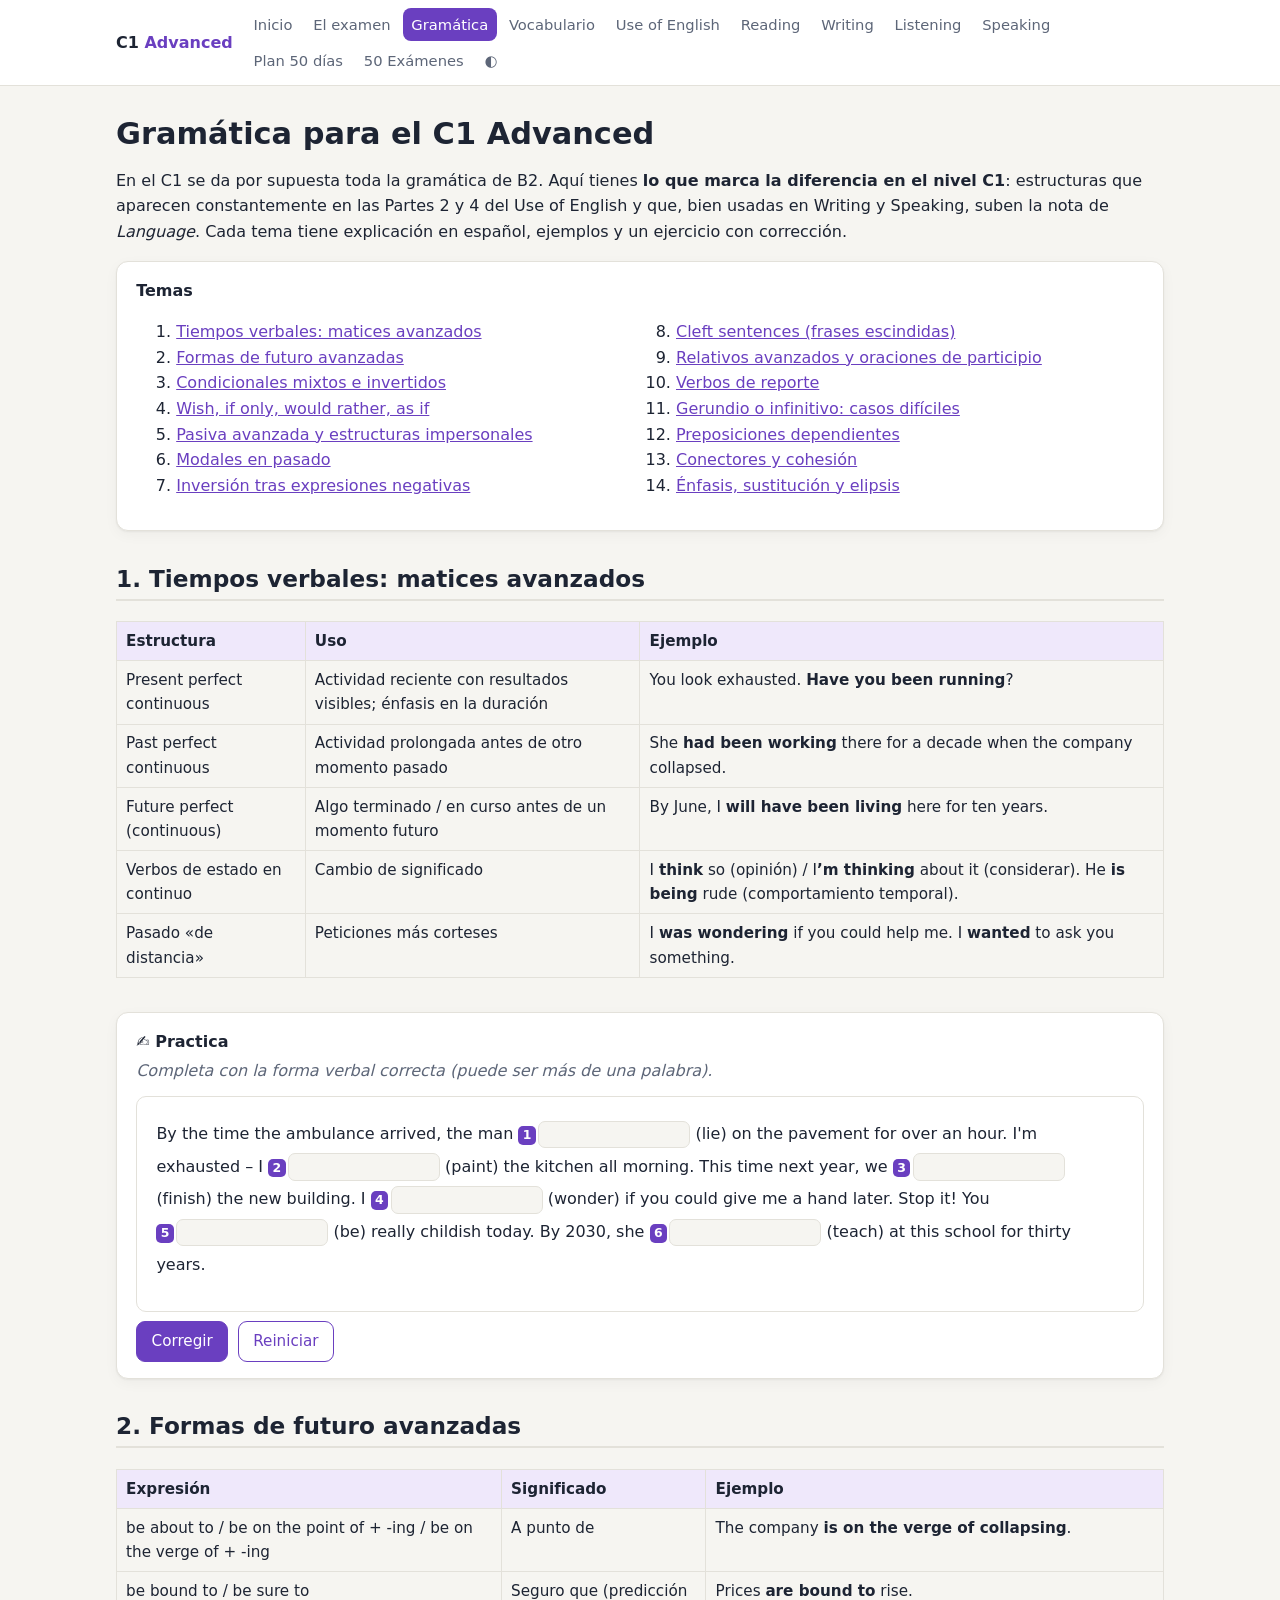
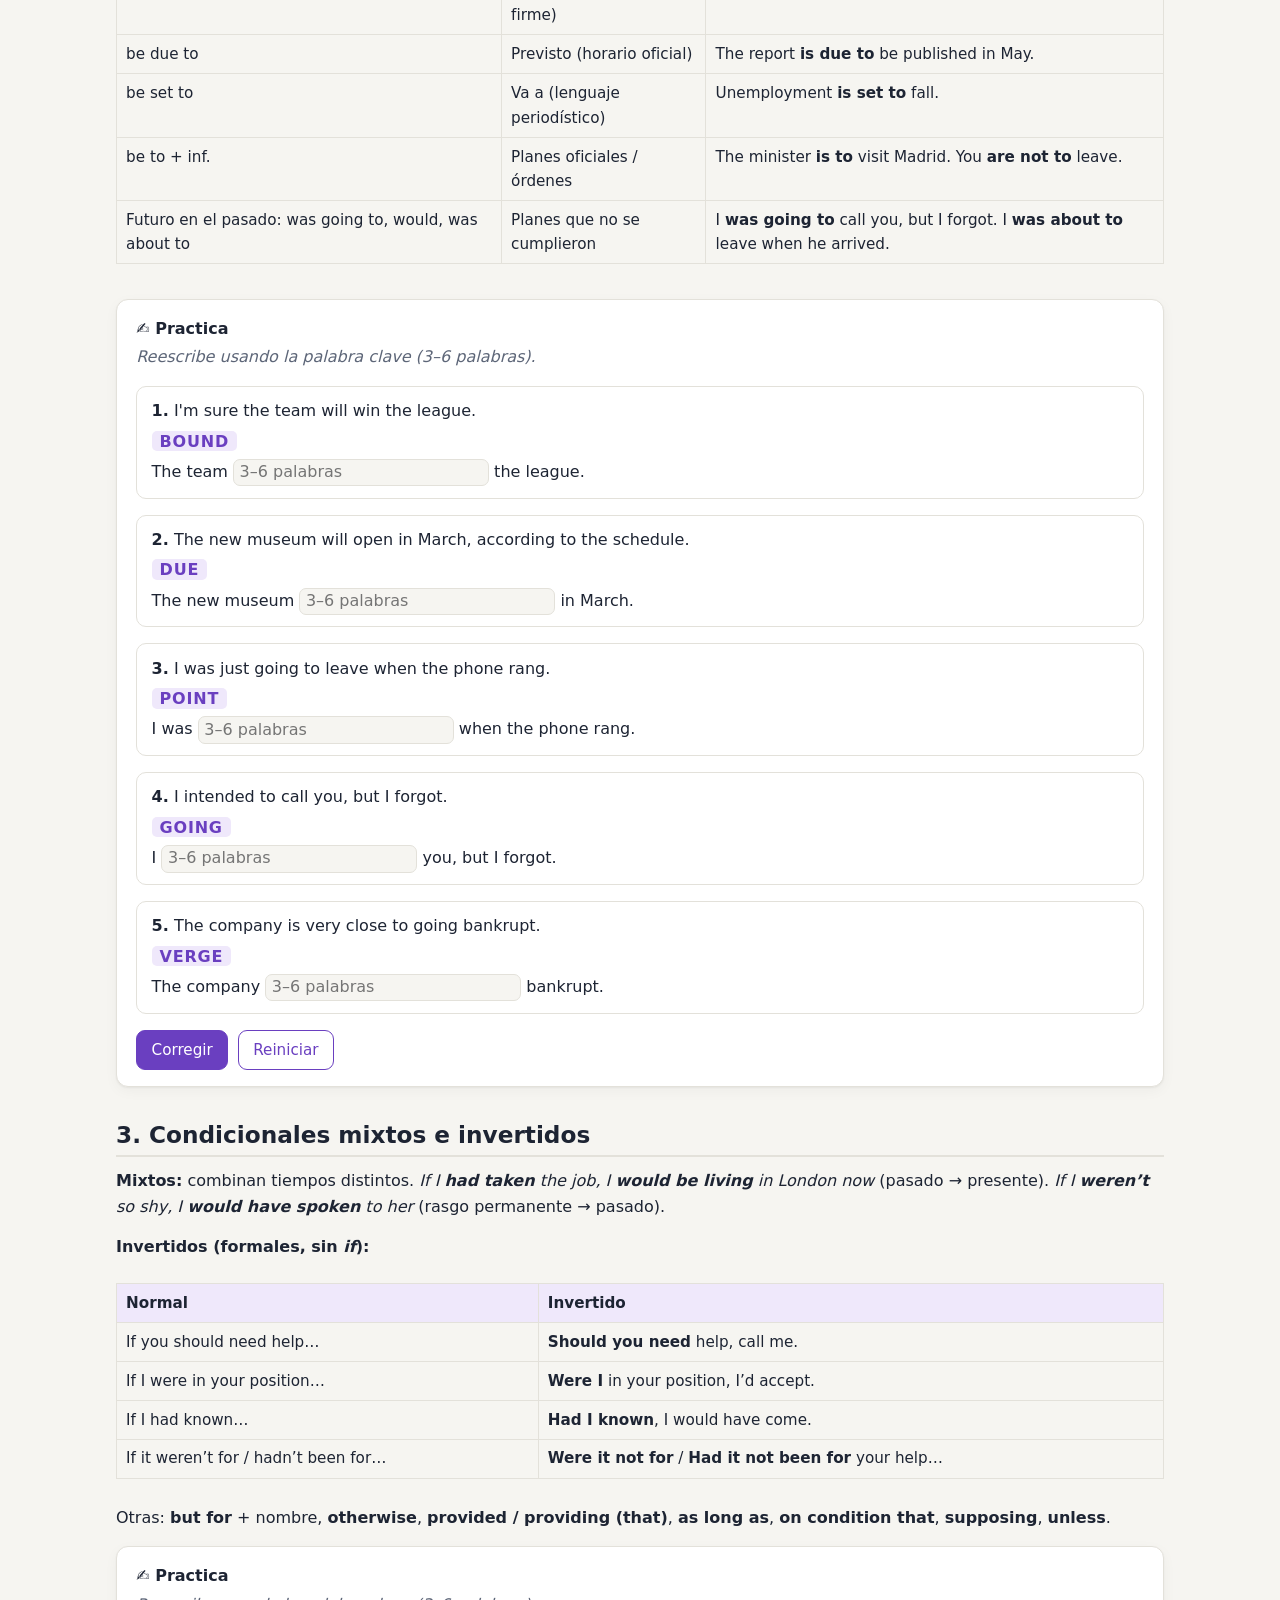
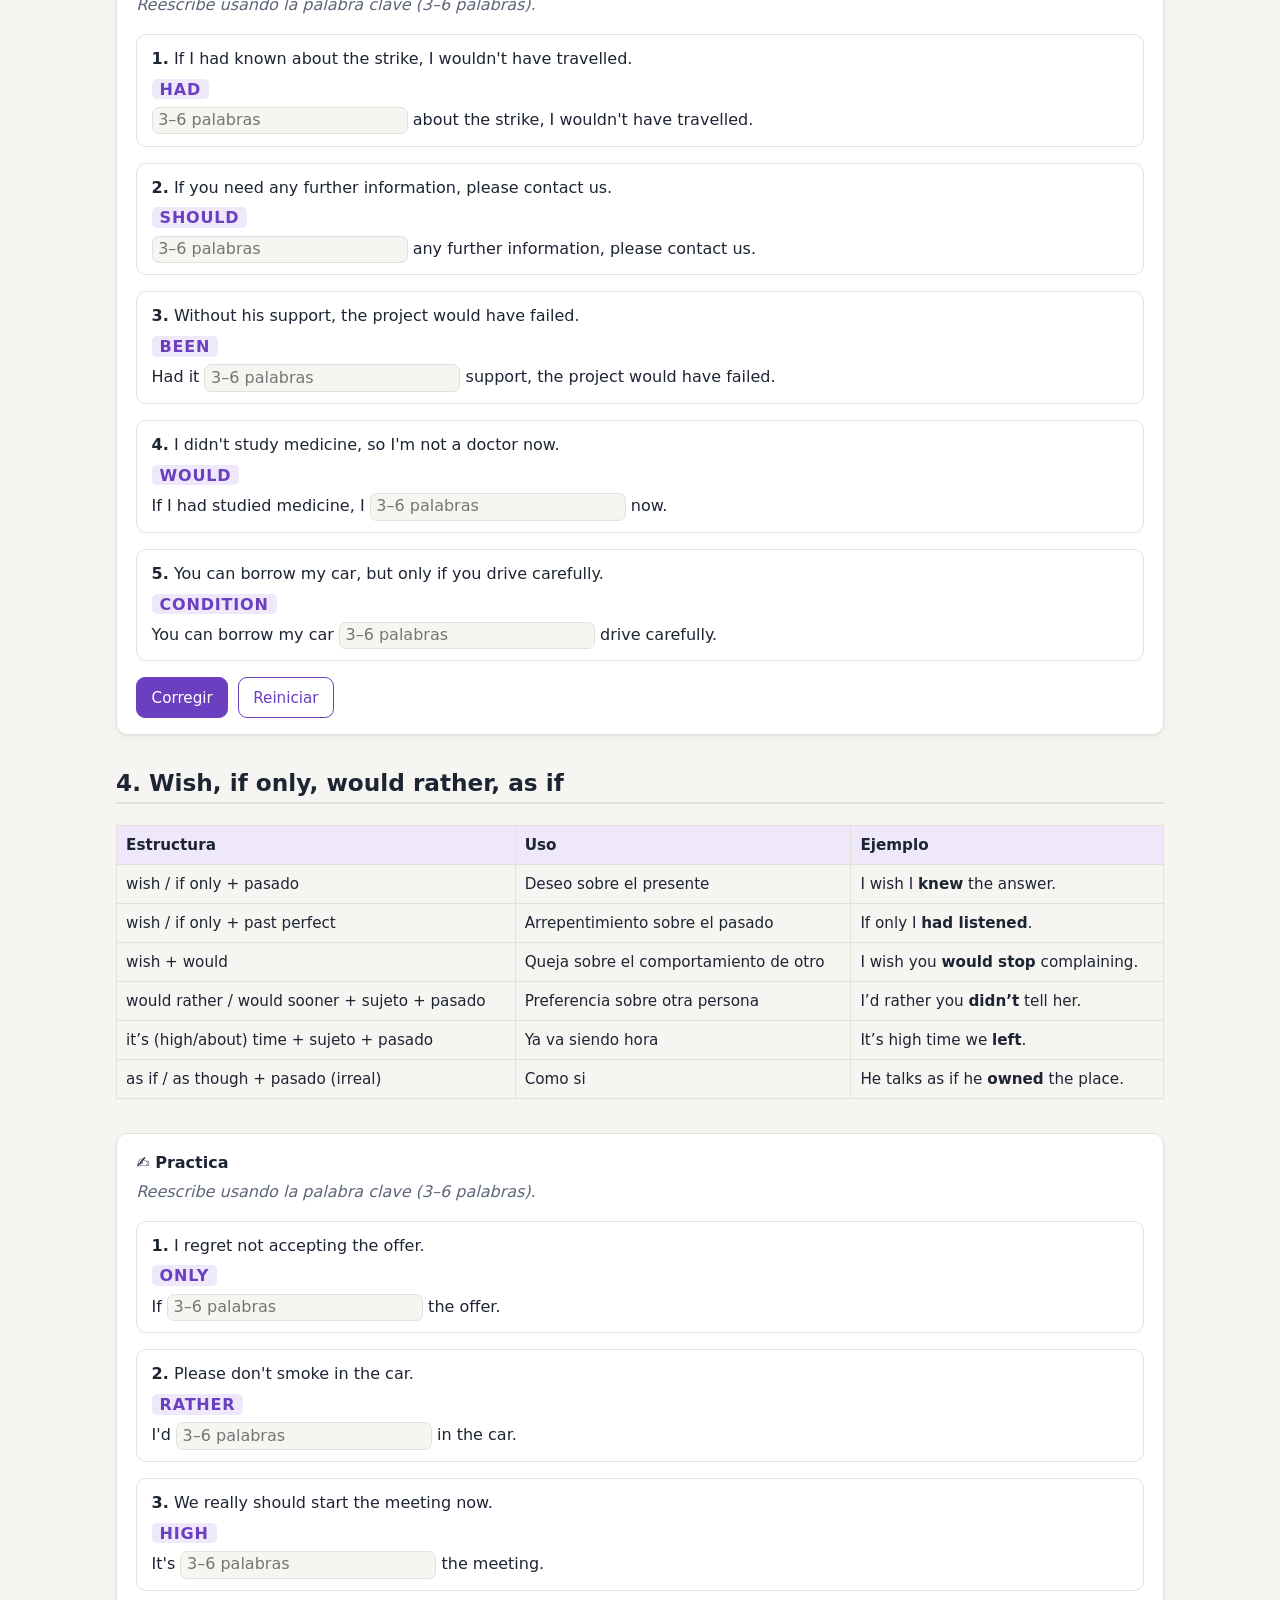
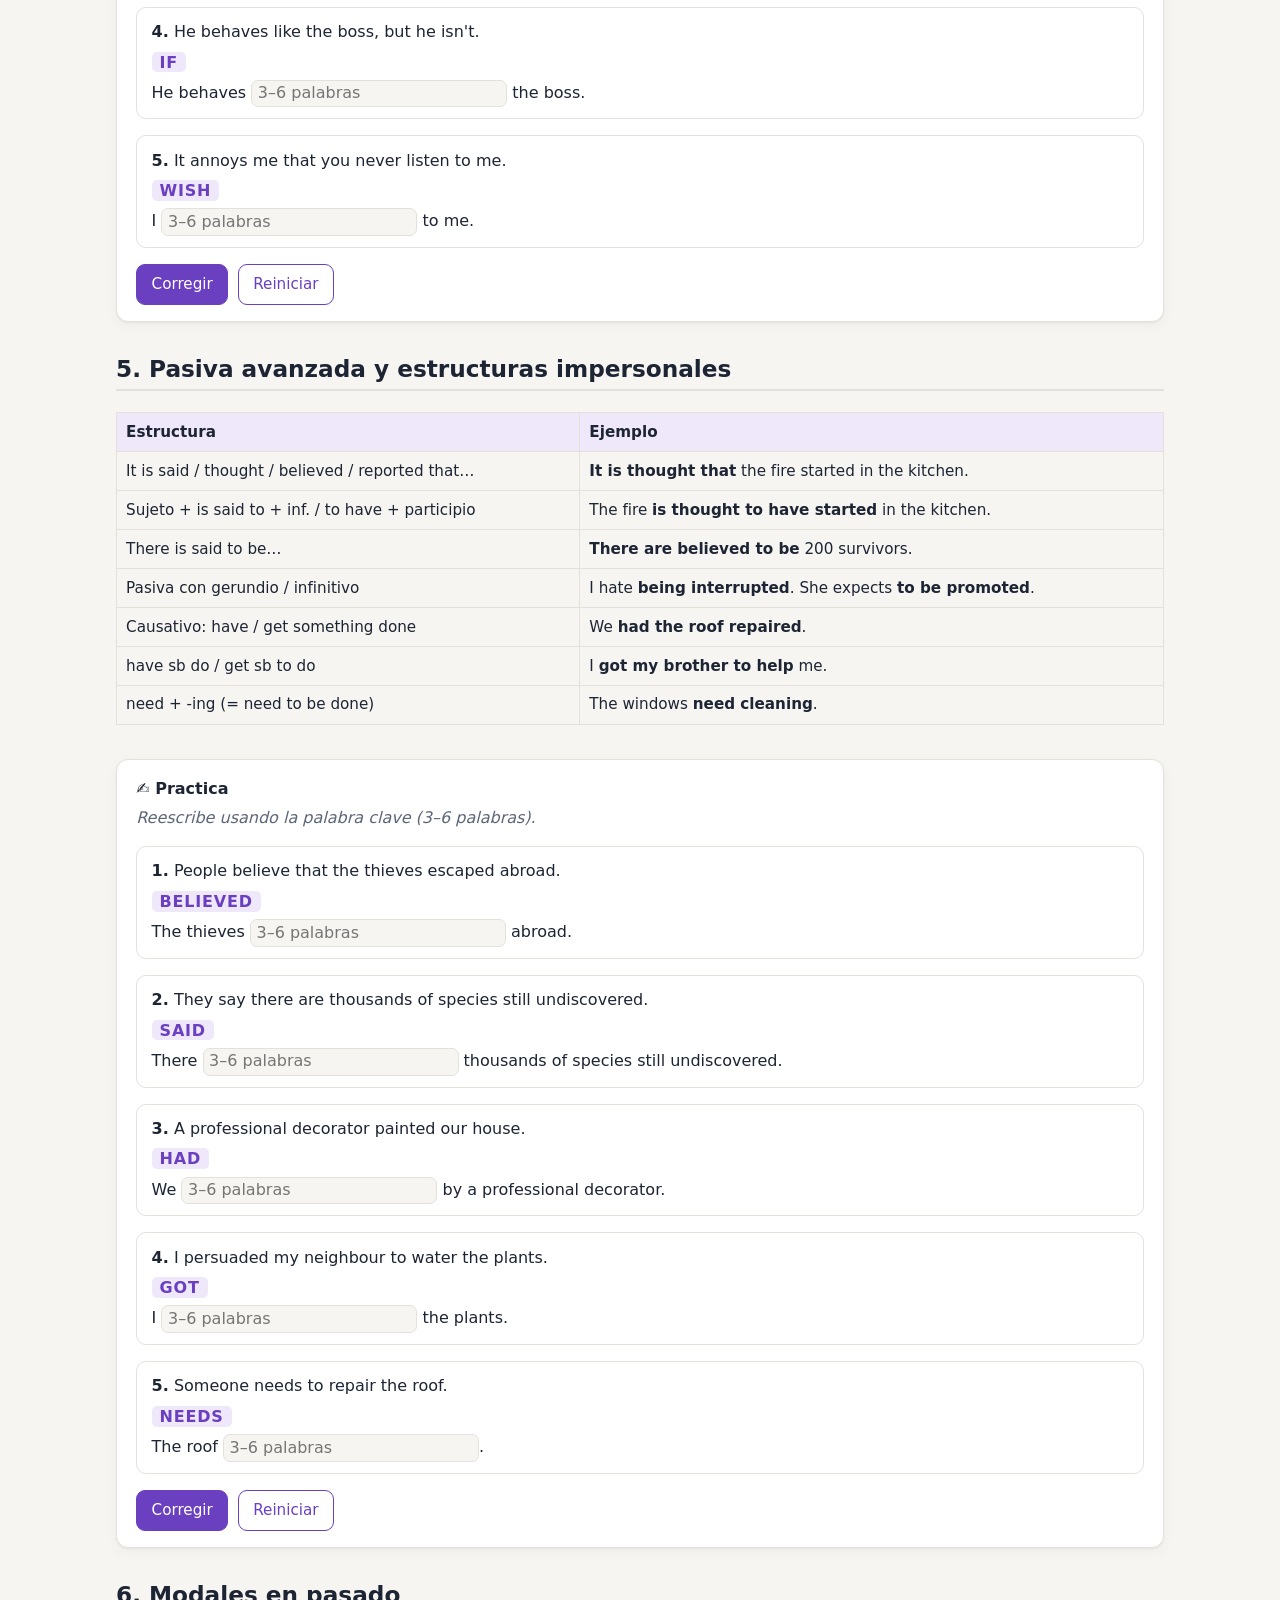
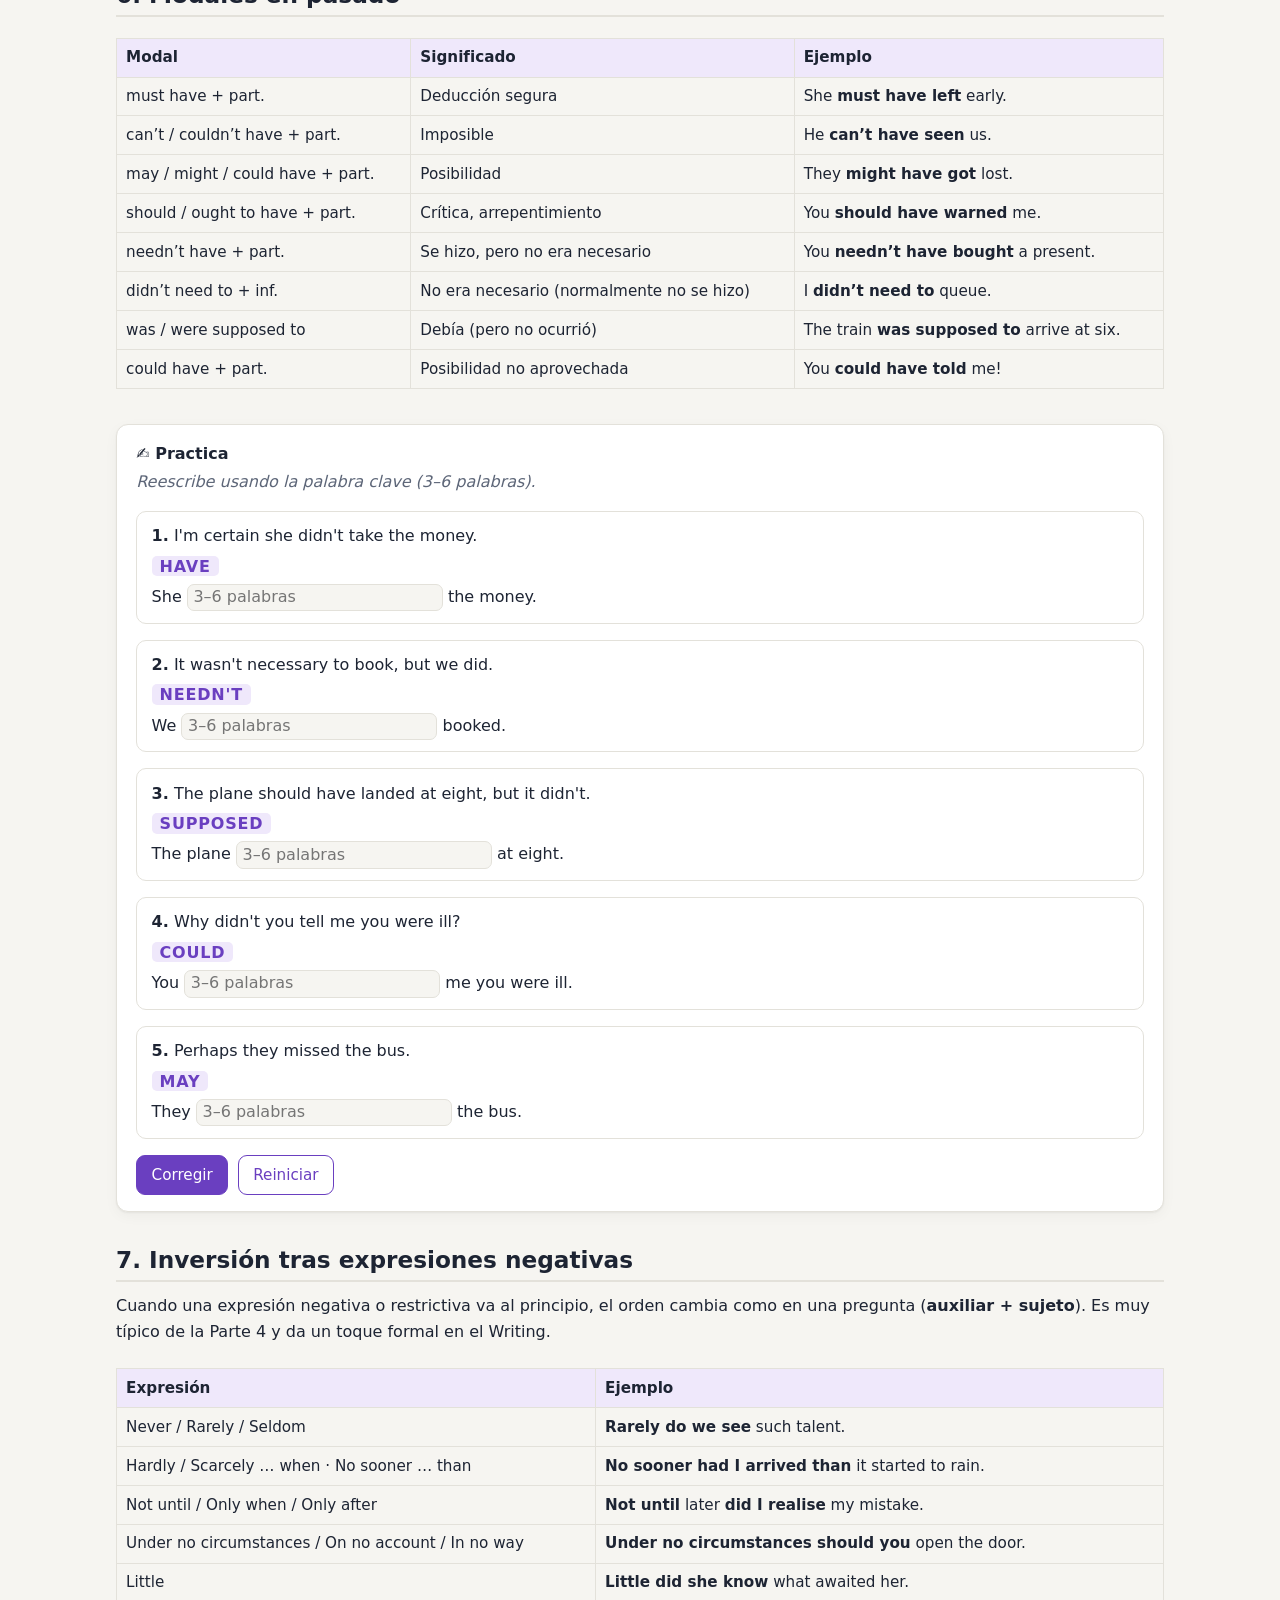
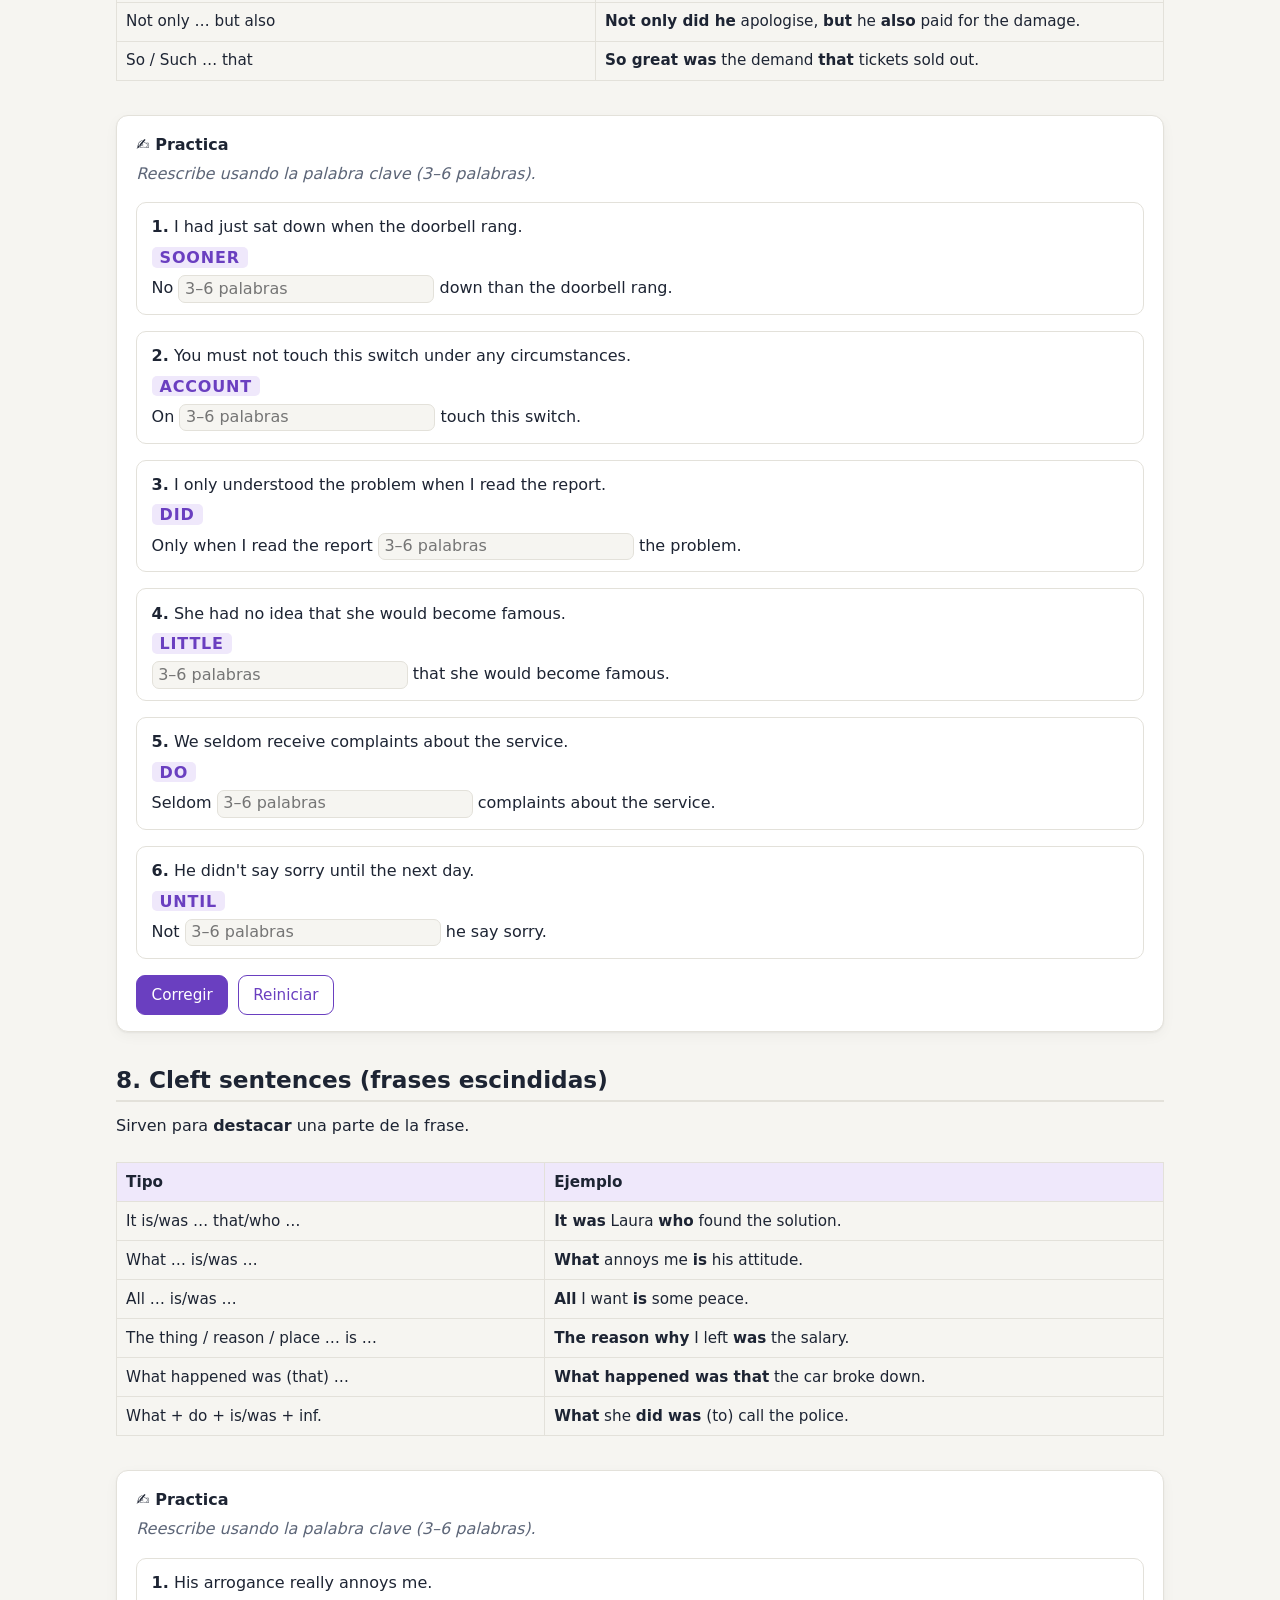
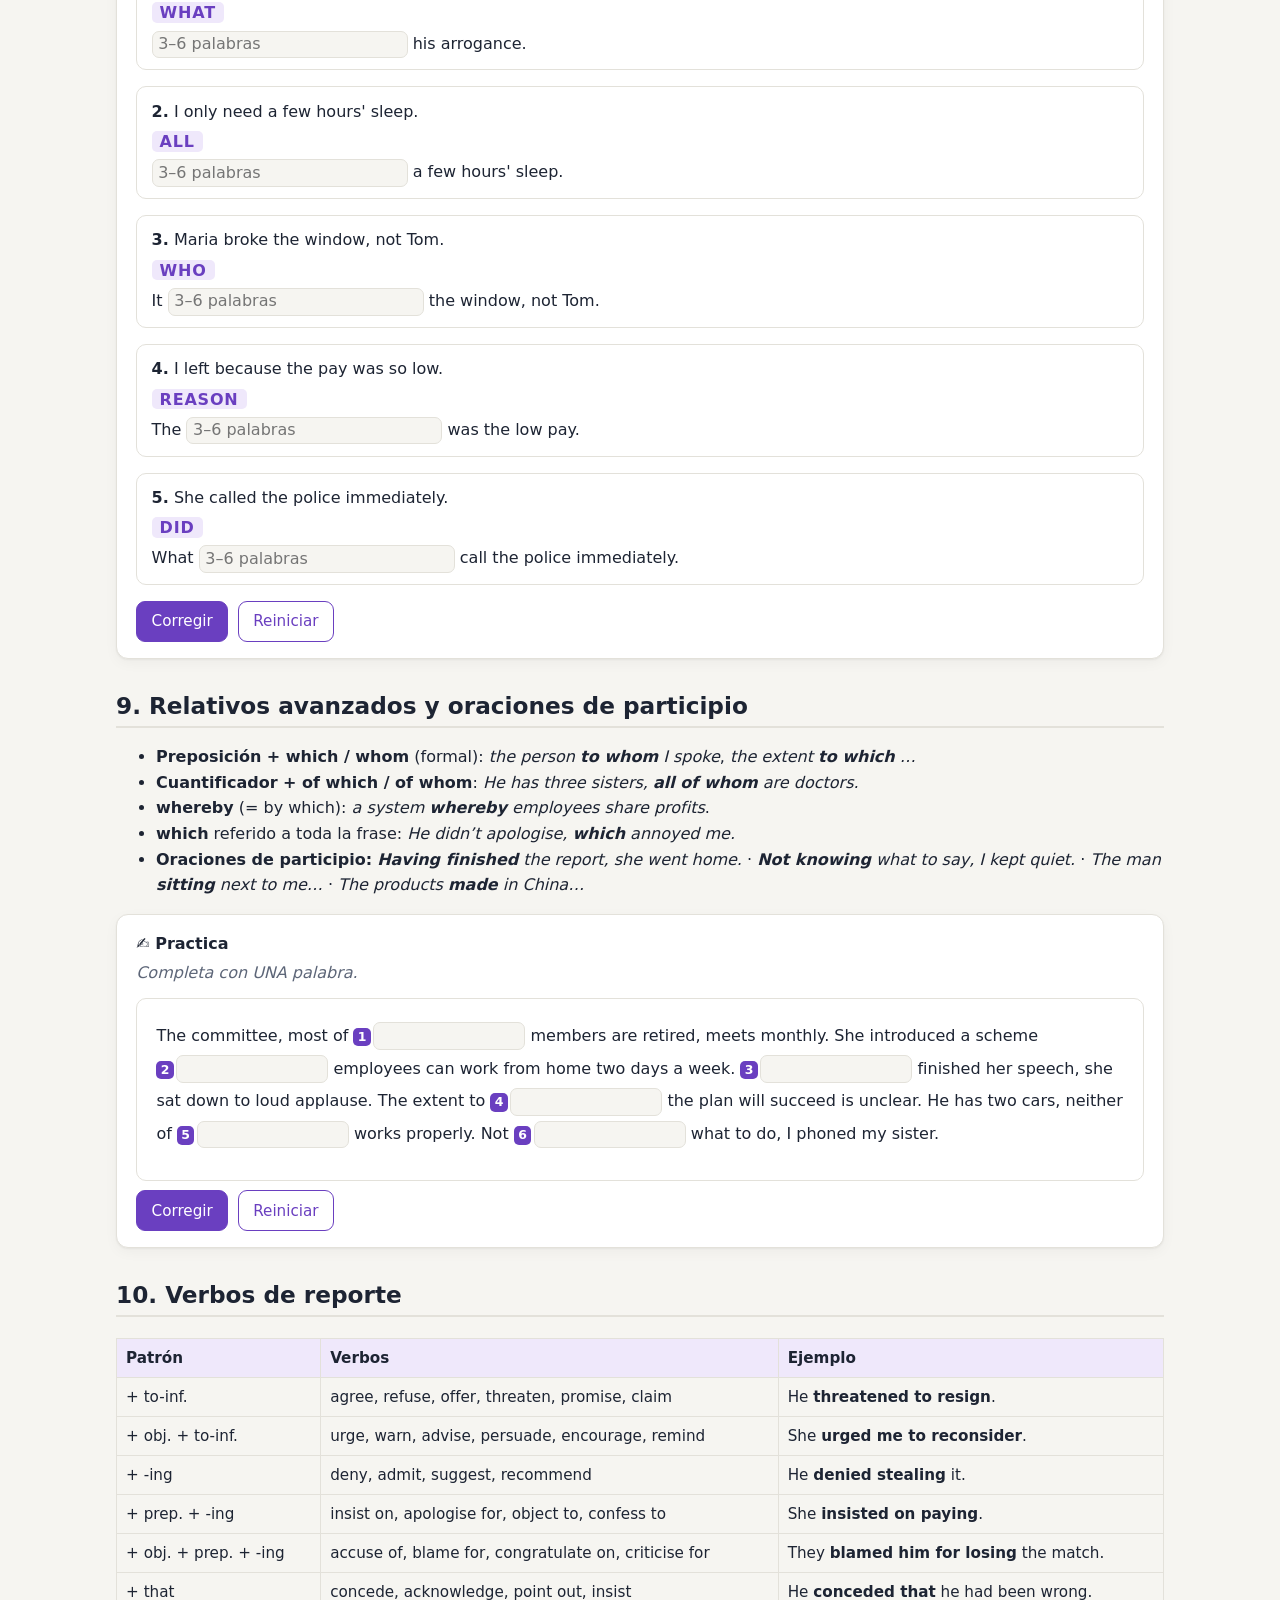
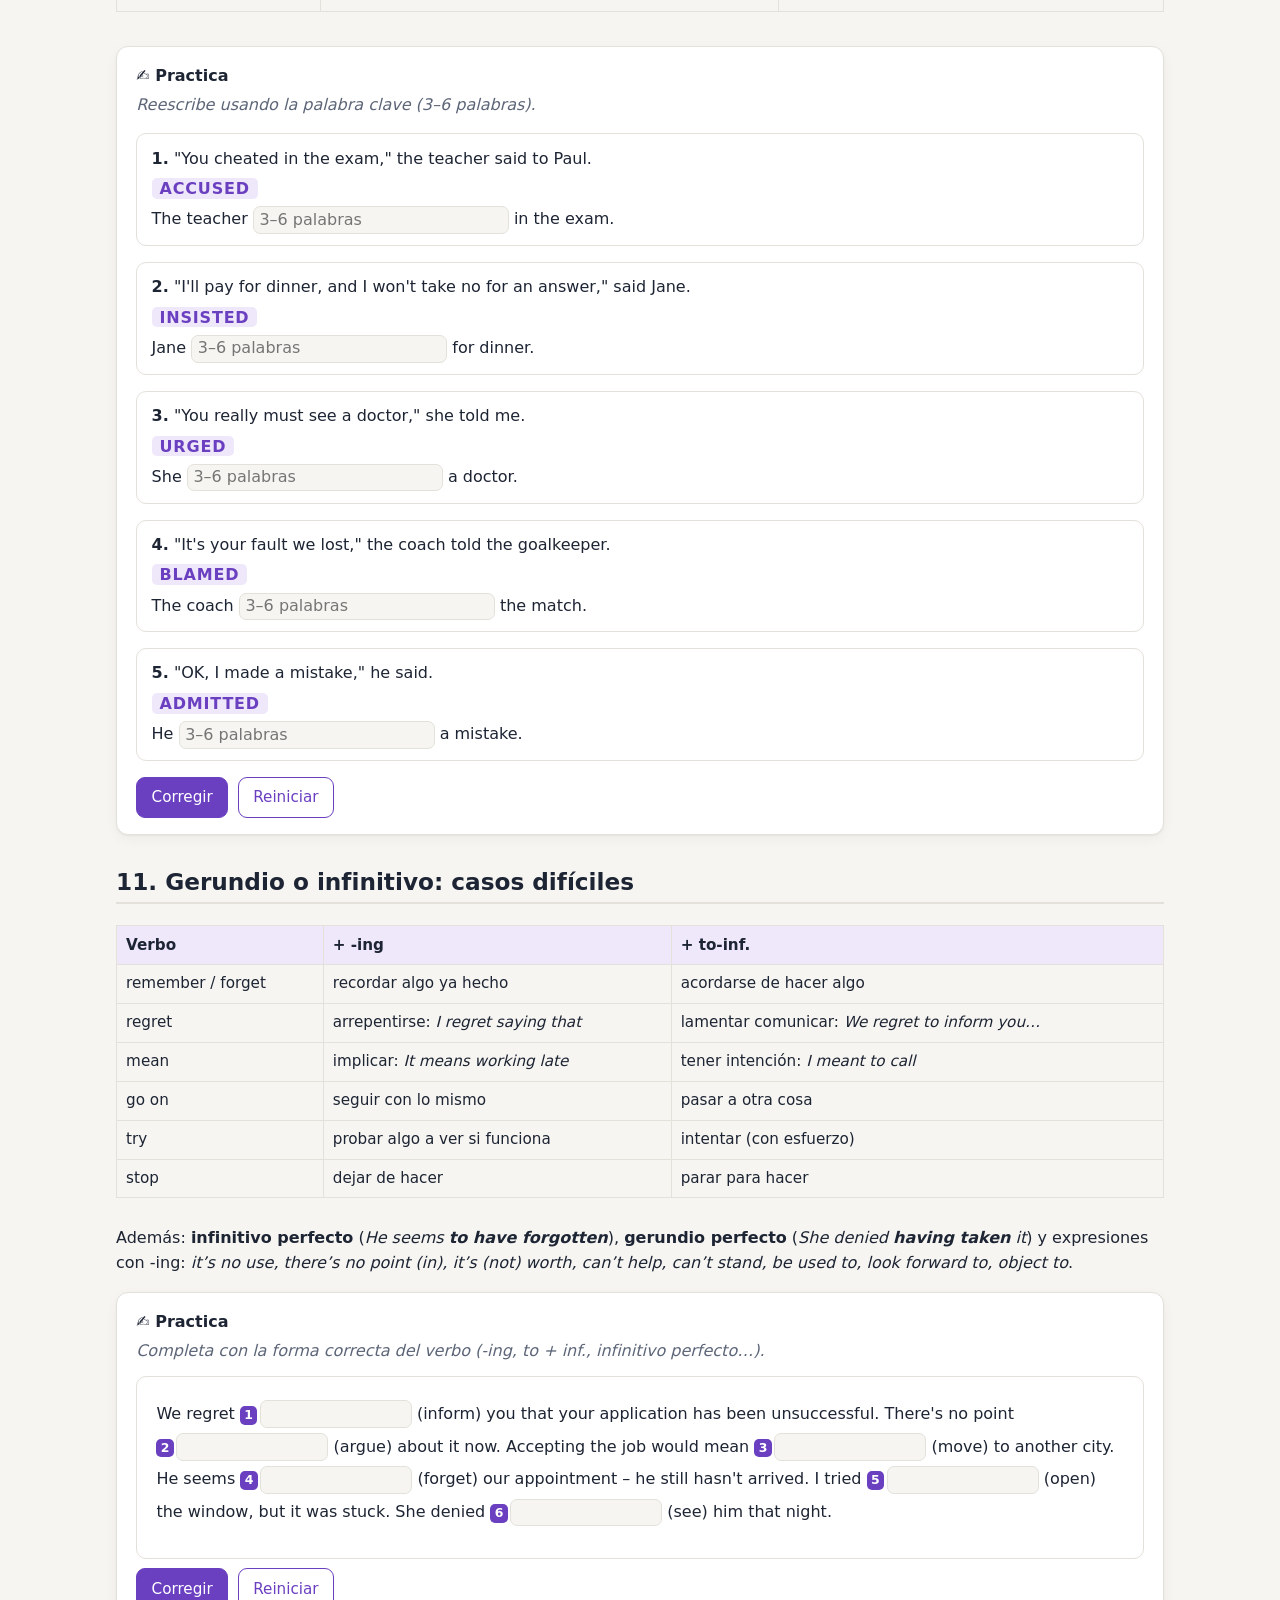
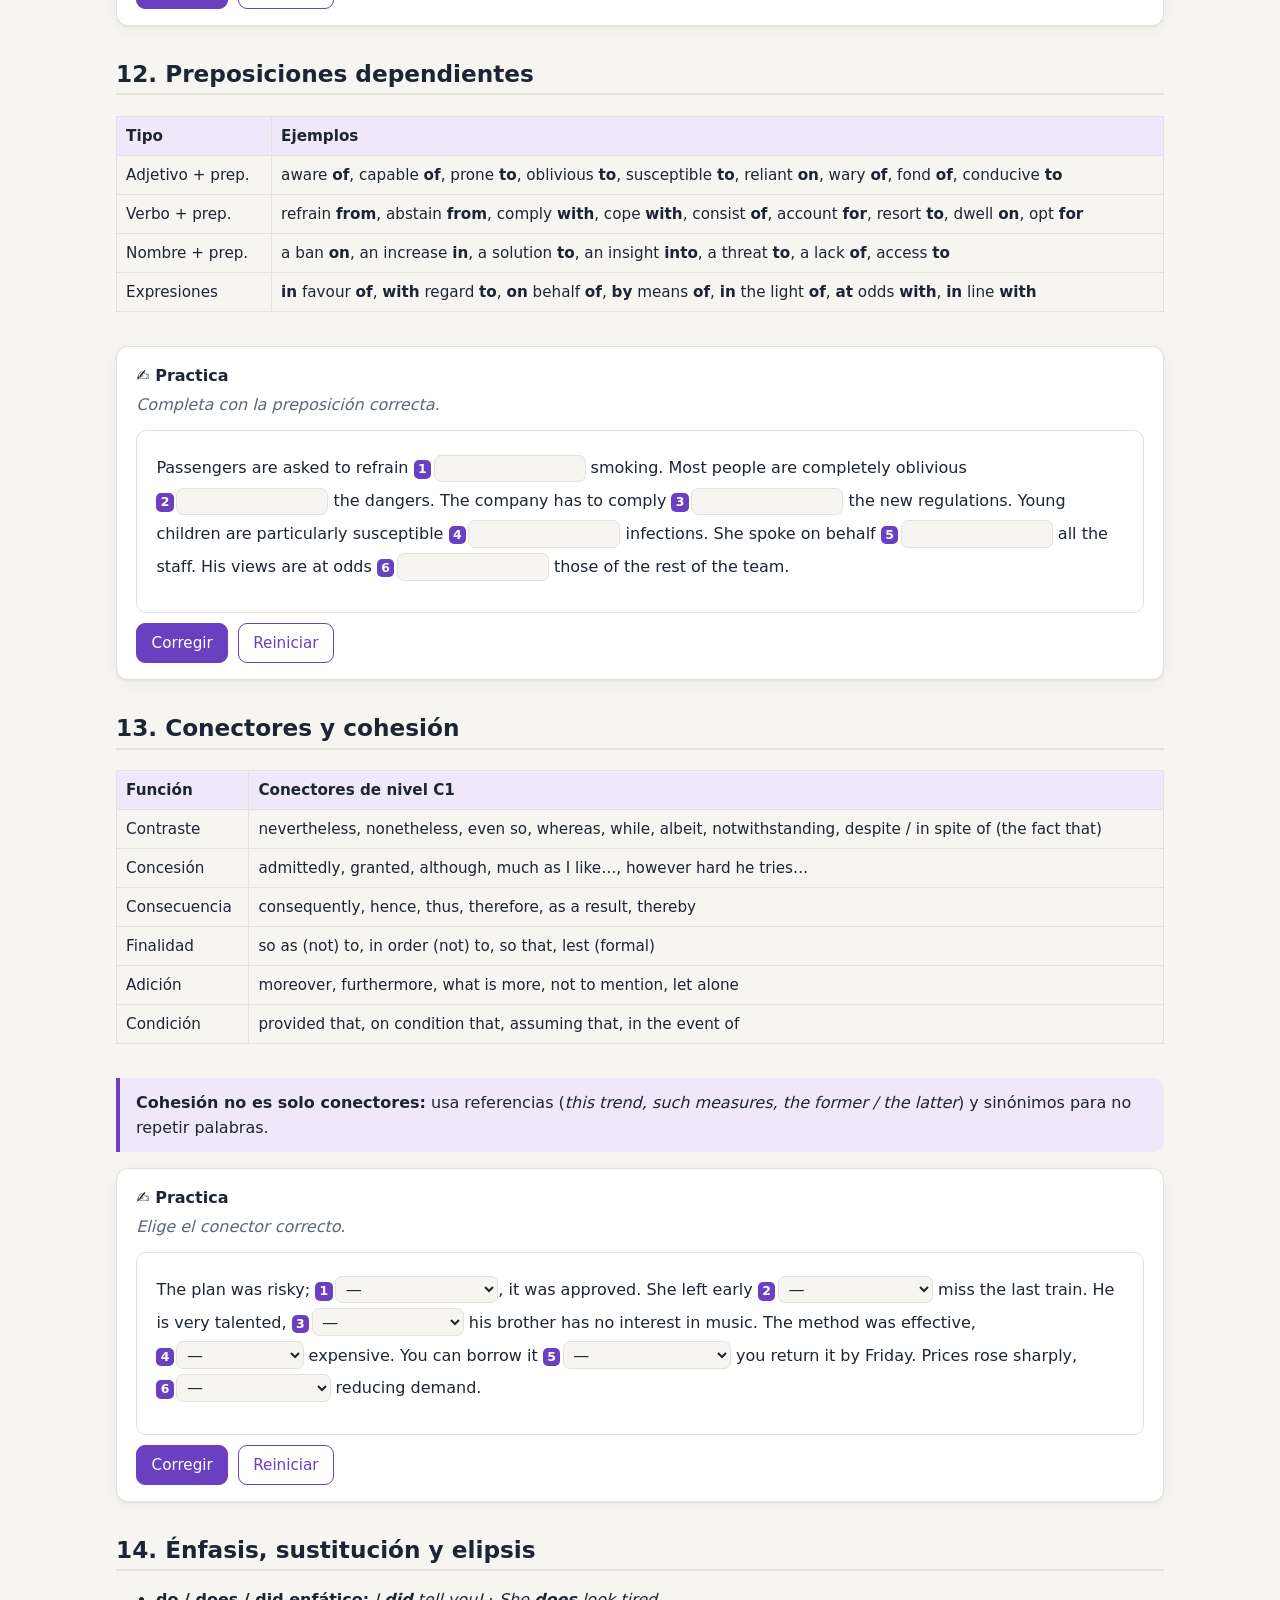
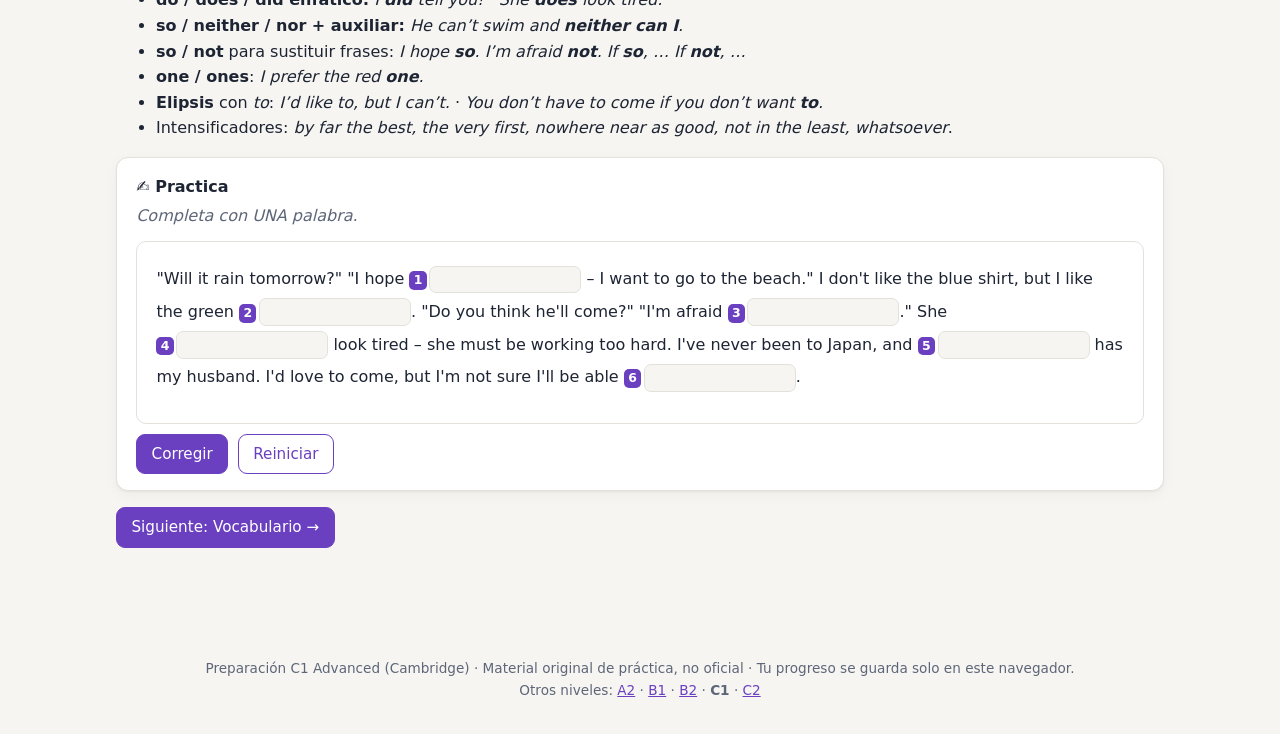
<file: gramatica.html>
<!doctype html>
<html lang="es">
<head>
<meta charset="utf-8"><meta name="viewport" content="width=device-width,initial-scale=1">
<title>Gramática C1 Advanced</title>
<link rel="stylesheet" href="assets/style.css">
<link rel="icon" href="data:image/svg+xml,<svg xmlns='http://www.w3.org/2000/svg' viewBox='0 0 100 100'><text y='.9em' font-size='90'>🎓</text></svg>">
</head>
<body>
<main class="wrap">
<h1>Gramática para el C1 Advanced</h1>
<p>En el C1 se da por supuesta toda la gramática de B2. Aquí tienes <b>lo que marca la diferencia en el nivel C1</b>: estructuras que aparecen constantemente en las Partes 2 y 4 del Use of English y que, bien usadas en Writing y Speaking, suben la nota de <i>Language</i>. Cada tema tiene explicación en español, ejemplos y un ejercicio con corrección.</p>

<div class="card"><b>Temas</b>
<ol class="toc">
<li><a href="#g1">Tiempos verbales: matices avanzados</a></li>
<li><a href="#g2">Formas de futuro avanzadas</a></li>
<li><a href="#g3">Condicionales mixtos e invertidos</a></li>
<li><a href="#g4">Wish, if only, would rather, as if</a></li>
<li><a href="#g5">Pasiva avanzada y estructuras impersonales</a></li>
<li><a href="#g6">Modales en pasado</a></li>
<li><a href="#g7">Inversión tras expresiones negativas</a></li>
<li><a href="#g8">Cleft sentences (frases escindidas)</a></li>
<li><a href="#g9">Relativos avanzados y oraciones de participio</a></li>
<li><a href="#g10">Verbos de reporte</a></li>
<li><a href="#g11">Gerundio o infinitivo: casos difíciles</a></li>
<li><a href="#g12">Preposiciones dependientes</a></li>
<li><a href="#g13">Conectores y cohesión</a></li>
<li><a href="#g14">Énfasis, sustitución y elipsis</a></li>
</ol></div>

<!-- 1 -->
<h2 id="g1">1. Tiempos verbales: matices avanzados</h2>
<div class="table-wrap"><table>
<tr><th>Estructura</th><th>Uso</th><th>Ejemplo</th></tr>
<tr><td>Present perfect continuous</td><td>Actividad reciente con resultados visibles; énfasis en la duración</td><td>You look exhausted. <b>Have you been running</b>?</td></tr>
<tr><td>Past perfect continuous</td><td>Actividad prolongada antes de otro momento pasado</td><td>She <b>had been working</b> there for a decade when the company collapsed.</td></tr>
<tr><td>Future perfect (continuous)</td><td>Algo terminado / en curso antes de un momento futuro</td><td>By June, I <b>will have been living</b> here for ten years.</td></tr>
<tr><td>Verbos de estado en continuo</td><td>Cambio de significado</td><td>I <b>think</b> so (opinión) / I<b>’m thinking</b> about it (considerar). He <b>is being</b> rude (comportamiento temporal).</td></tr>
<tr><td>Pasado «de distancia»</td><td>Peticiones más corteses</td><td>I <b>was wondering</b> if you could help me. I <b>wanted</b> to ask you something.</td></tr>
</table></div>
<div class="exo" data-ex="g1"></div>

<!-- 2 -->
<h2 id="g2">2. Formas de futuro avanzadas</h2>
<div class="table-wrap"><table>
<tr><th>Expresión</th><th>Significado</th><th>Ejemplo</th></tr>
<tr><td>be about to / be on the point of + -ing / be on the verge of + -ing</td><td>A punto de</td><td>The company <b>is on the verge of collapsing</b>.</td></tr>
<tr><td>be bound to / be sure to</td><td>Seguro que (predicción firme)</td><td>Prices <b>are bound to</b> rise.</td></tr>
<tr><td>be due to</td><td>Previsto (horario oficial)</td><td>The report <b>is due to</b> be published in May.</td></tr>
<tr><td>be set to</td><td>Va a (lenguaje periodístico)</td><td>Unemployment <b>is set to</b> fall.</td></tr>
<tr><td>be to + inf.</td><td>Planes oficiales / órdenes</td><td>The minister <b>is to</b> visit Madrid. You <b>are not to</b> leave.</td></tr>
<tr><td>Futuro en el pasado: was going to, would, was about to</td><td>Planes que no se cumplieron</td><td>I <b>was going to</b> call you, but I forgot. I <b>was about to</b> leave when he arrived.</td></tr>
</table></div>
<div class="exo" data-ex="g2"></div>

<!-- 3 -->
<h2 id="g3">3. Condicionales mixtos e invertidos</h2>
<p><b>Mixtos:</b> combinan tiempos distintos. <i>If I <b>had taken</b> the job, I <b>would be living</b> in London now</i> (pasado → presente). <i>If I <b>weren’t</b> so shy, I <b>would have spoken</b> to her</i> (rasgo permanente → pasado).</p>
<p><b>Invertidos (formales, sin <i>if</i>):</b></p>
<div class="table-wrap"><table>
<tr><th>Normal</th><th>Invertido</th></tr>
<tr><td>If you should need help…</td><td><b>Should you need</b> help, call me.</td></tr>
<tr><td>If I were in your position…</td><td><b>Were I</b> in your position, I’d accept.</td></tr>
<tr><td>If I had known…</td><td><b>Had I known</b>, I would have come.</td></tr>
<tr><td>If it weren’t for / hadn’t been for…</td><td><b>Were it not for</b> / <b>Had it not been for</b> your help…</td></tr>
</table></div>
<p>Otras: <b>but for</b> + nombre, <b>otherwise</b>, <b>provided / providing (that)</b>, <b>as long as</b>, <b>on condition that</b>, <b>supposing</b>, <b>unless</b>.</p>
<div class="exo" data-ex="g3"></div>

<!-- 4 -->
<h2 id="g4">4. Wish, if only, would rather, as if</h2>
<div class="table-wrap"><table>
<tr><th>Estructura</th><th>Uso</th><th>Ejemplo</th></tr>
<tr><td>wish / if only + pasado</td><td>Deseo sobre el presente</td><td>I wish I <b>knew</b> the answer.</td></tr>
<tr><td>wish / if only + past perfect</td><td>Arrepentimiento sobre el pasado</td><td>If only I <b>had listened</b>.</td></tr>
<tr><td>wish + would</td><td>Queja sobre el comportamiento de otro</td><td>I wish you <b>would stop</b> complaining.</td></tr>
<tr><td>would rather / would sooner + sujeto + pasado</td><td>Preferencia sobre otra persona</td><td>I’d rather you <b>didn’t</b> tell her.</td></tr>
<tr><td>it’s (high/about) time + sujeto + pasado</td><td>Ya va siendo hora</td><td>It’s high time we <b>left</b>.</td></tr>
<tr><td>as if / as though + pasado (irreal)</td><td>Como si</td><td>He talks as if he <b>owned</b> the place.</td></tr>
</table></div>
<div class="exo" data-ex="g4"></div>

<!-- 5 -->
<h2 id="g5">5. Pasiva avanzada y estructuras impersonales</h2>
<div class="table-wrap"><table>
<tr><th>Estructura</th><th>Ejemplo</th></tr>
<tr><td>It is said / thought / believed / reported that…</td><td><b>It is thought that</b> the fire started in the kitchen.</td></tr>
<tr><td>Sujeto + is said to + inf. / to have + participio</td><td>The fire <b>is thought to have started</b> in the kitchen.</td></tr>
<tr><td>There is said to be…</td><td><b>There are believed to be</b> 200 survivors.</td></tr>
<tr><td>Pasiva con gerundio / infinitivo</td><td>I hate <b>being interrupted</b>. She expects <b>to be promoted</b>.</td></tr>
<tr><td>Causativo: have / get something done</td><td>We <b>had the roof repaired</b>.</td></tr>
<tr><td>have sb do / get sb to do</td><td>I <b>got my brother to help</b> me.</td></tr>
<tr><td>need + -ing (= need to be done)</td><td>The windows <b>need cleaning</b>.</td></tr>
</table></div>
<div class="exo" data-ex="g5"></div>

<!-- 6 -->
<h2 id="g6">6. Modales en pasado</h2>
<div class="table-wrap"><table>
<tr><th>Modal</th><th>Significado</th><th>Ejemplo</th></tr>
<tr><td>must have + part.</td><td>Deducción segura</td><td>She <b>must have left</b> early.</td></tr>
<tr><td>can’t / couldn’t have + part.</td><td>Imposible</td><td>He <b>can’t have seen</b> us.</td></tr>
<tr><td>may / might / could have + part.</td><td>Posibilidad</td><td>They <b>might have got</b> lost.</td></tr>
<tr><td>should / ought to have + part.</td><td>Crítica, arrepentimiento</td><td>You <b>should have warned</b> me.</td></tr>
<tr><td>needn’t have + part.</td><td>Se hizo, pero no era necesario</td><td>You <b>needn’t have bought</b> a present.</td></tr>
<tr><td>didn’t need to + inf.</td><td>No era necesario (normalmente no se hizo)</td><td>I <b>didn’t need to</b> queue.</td></tr>
<tr><td>was / were supposed to</td><td>Debía (pero no ocurrió)</td><td>The train <b>was supposed to</b> arrive at six.</td></tr>
<tr><td>could have + part.</td><td>Posibilidad no aprovechada</td><td>You <b>could have told</b> me!</td></tr>
</table></div>
<div class="exo" data-ex="g6"></div>

<!-- 7 -->
<h2 id="g7">7. Inversión tras expresiones negativas</h2>
<p>Cuando una expresión negativa o restrictiva va al principio, el orden cambia como en una pregunta (<b>auxiliar + sujeto</b>). Es muy típico de la Parte 4 y da un toque formal en el Writing.</p>
<div class="table-wrap"><table>
<tr><th>Expresión</th><th>Ejemplo</th></tr>
<tr><td>Never / Rarely / Seldom</td><td><b>Rarely do we see</b> such talent.</td></tr>
<tr><td>Hardly / Scarcely … when · No sooner … than</td><td><b>No sooner had I arrived than</b> it started to rain.</td></tr>
<tr><td>Not until / Only when / Only after</td><td><b>Not until</b> later <b>did I realise</b> my mistake.</td></tr>
<tr><td>Under no circumstances / On no account / In no way</td><td><b>Under no circumstances should you</b> open the door.</td></tr>
<tr><td>Little</td><td><b>Little did she know</b> what awaited her.</td></tr>
<tr><td>Not only … but also</td><td><b>Not only did he</b> apologise, <b>but</b> he <b>also</b> paid for the damage.</td></tr>
<tr><td>So / Such … that</td><td><b>So great was</b> the demand <b>that</b> tickets sold out.</td></tr>
</table></div>
<div class="exo" data-ex="g7"></div>

<!-- 8 -->
<h2 id="g8">8. Cleft sentences (frases escindidas)</h2>
<p>Sirven para <b>destacar</b> una parte de la frase.</p>
<div class="table-wrap"><table>
<tr><th>Tipo</th><th>Ejemplo</th></tr>
<tr><td>It is/was … that/who …</td><td><b>It was</b> Laura <b>who</b> found the solution.</td></tr>
<tr><td>What … is/was …</td><td><b>What</b> annoys me <b>is</b> his attitude.</td></tr>
<tr><td>All … is/was …</td><td><b>All</b> I want <b>is</b> some peace.</td></tr>
<tr><td>The thing / reason / place … is …</td><td><b>The reason why</b> I left <b>was</b> the salary.</td></tr>
<tr><td>What happened was (that) …</td><td><b>What happened was that</b> the car broke down.</td></tr>
<tr><td>What + do + is/was + inf.</td><td><b>What</b> she <b>did was</b> (to) call the police.</td></tr>
</table></div>
<div class="exo" data-ex="g8"></div>

<!-- 9 -->
<h2 id="g9">9. Relativos avanzados y oraciones de participio</h2>
<ul>
<li><b>Preposición + which / whom</b> (formal): <i>the person <b>to whom</b> I spoke</i>, <i>the extent <b>to which</b> …</i></li>
<li><b>Cuantificador + of which / of whom</b>: <i>He has three sisters, <b>all of whom</b> are doctors.</i></li>
<li><b>whereby</b> (= by which): <i>a system <b>whereby</b> employees share profits</i>.</li>
<li><b>which</b> referido a toda la frase: <i>He didn’t apologise, <b>which</b> annoyed me.</i></li>
<li><b>Oraciones de participio:</b> <i><b>Having finished</b> the report, she went home.</i> · <i><b>Not knowing</b> what to say, I kept quiet.</i> · <i>The man <b>sitting</b> next to me…</i> · <i>The products <b>made</b> in China…</i></li>
</ul>
<div class="exo" data-ex="g9"></div>

<!-- 10 -->
<h2 id="g10">10. Verbos de reporte</h2>
<div class="table-wrap"><table>
<tr><th>Patrón</th><th>Verbos</th><th>Ejemplo</th></tr>
<tr><td>+ to-inf.</td><td>agree, refuse, offer, threaten, promise, claim</td><td>He <b>threatened to resign</b>.</td></tr>
<tr><td>+ obj. + to-inf.</td><td>urge, warn, advise, persuade, encourage, remind</td><td>She <b>urged me to reconsider</b>.</td></tr>
<tr><td>+ -ing</td><td>deny, admit, suggest, recommend</td><td>He <b>denied stealing</b> it.</td></tr>
<tr><td>+ prep. + -ing</td><td>insist on, apologise for, object to, confess to</td><td>She <b>insisted on paying</b>.</td></tr>
<tr><td>+ obj. + prep. + -ing</td><td>accuse of, blame for, congratulate on, criticise for</td><td>They <b>blamed him for losing</b> the match.</td></tr>
<tr><td>+ that</td><td>concede, acknowledge, point out, insist</td><td>He <b>conceded that</b> he had been wrong.</td></tr>
</table></div>
<div class="exo" data-ex="g10"></div>

<!-- 11 -->
<h2 id="g11">11. Gerundio o infinitivo: casos difíciles</h2>
<div class="table-wrap"><table>
<tr><th>Verbo</th><th>+ -ing</th><th>+ to-inf.</th></tr>
<tr><td>remember / forget</td><td>recordar algo ya hecho</td><td>acordarse de hacer algo</td></tr>
<tr><td>regret</td><td>arrepentirse: <i>I regret saying that</i></td><td>lamentar comunicar: <i>We regret to inform you…</i></td></tr>
<tr><td>mean</td><td>implicar: <i>It means working late</i></td><td>tener intención: <i>I meant to call</i></td></tr>
<tr><td>go on</td><td>seguir con lo mismo</td><td>pasar a otra cosa</td></tr>
<tr><td>try</td><td>probar algo a ver si funciona</td><td>intentar (con esfuerzo)</td></tr>
<tr><td>stop</td><td>dejar de hacer</td><td>parar para hacer</td></tr>
</table></div>
<p>Además: <b>infinitivo perfecto</b> (<i>He seems <b>to have forgotten</b></i>), <b>gerundio perfecto</b> (<i>She denied <b>having taken</b> it</i>) y expresiones con -ing: <i>it’s no use, there’s no point (in), it’s (not) worth, can’t help, can’t stand, be used to, look forward to, object to</i>.</p>
<div class="exo" data-ex="g11"></div>

<!-- 12 -->
<h2 id="g12">12. Preposiciones dependientes</h2>
<div class="table-wrap"><table>
<tr><th>Tipo</th><th>Ejemplos</th></tr>
<tr><td>Adjetivo + prep.</td><td>aware <b>of</b>, capable <b>of</b>, prone <b>to</b>, oblivious <b>to</b>, susceptible <b>to</b>, reliant <b>on</b>, wary <b>of</b>, fond <b>of</b>, conducive <b>to</b></td></tr>
<tr><td>Verbo + prep.</td><td>refrain <b>from</b>, abstain <b>from</b>, comply <b>with</b>, cope <b>with</b>, consist <b>of</b>, account <b>for</b>, resort <b>to</b>, dwell <b>on</b>, opt <b>for</b></td></tr>
<tr><td>Nombre + prep.</td><td>a ban <b>on</b>, an increase <b>in</b>, a solution <b>to</b>, an insight <b>into</b>, a threat <b>to</b>, a lack <b>of</b>, access <b>to</b></td></tr>
<tr><td>Expresiones</td><td><b>in</b> favour <b>of</b>, <b>with</b> regard <b>to</b>, <b>on</b> behalf <b>of</b>, <b>by</b> means <b>of</b>, <b>in</b> the light <b>of</b>, <b>at</b> odds <b>with</b>, <b>in</b> line <b>with</b></td></tr>
</table></div>
<div class="exo" data-ex="g12"></div>

<!-- 13 -->
<h2 id="g13">13. Conectores y cohesión</h2>
<div class="table-wrap"><table>
<tr><th>Función</th><th>Conectores de nivel C1</th></tr>
<tr><td>Contraste</td><td>nevertheless, nonetheless, even so, whereas, while, albeit, notwithstanding, despite / in spite of (the fact that)</td></tr>
<tr><td>Concesión</td><td>admittedly, granted, although, much as I like…, however hard he tries…</td></tr>
<tr><td>Consecuencia</td><td>consequently, hence, thus, therefore, as a result, thereby</td></tr>
<tr><td>Finalidad</td><td>so as (not) to, in order (not) to, so that, lest (formal)</td></tr>
<tr><td>Adición</td><td>moreover, furthermore, what is more, not to mention, let alone</td></tr>
<tr><td>Condición</td><td>provided that, on condition that, assuming that, in the event of</td></tr>
</table></div>
<div class="tip"><b>Cohesión no es solo conectores:</b> usa referencias (<i>this trend, such measures, the former / the latter</i>) y sinónimos para no repetir palabras.</div>
<div class="exo" data-ex="g13"></div>

<!-- 14 -->
<h2 id="g14">14. Énfasis, sustitución y elipsis</h2>
<ul>
<li><b>do / does / did enfático:</b> <i>I <b>did</b> tell you!</i> · <i>She <b>does</b> look tired.</i></li>
<li><b>so / neither / nor + auxiliar:</b> <i>He can’t swim and <b>neither can I</b>.</i></li>
<li><b>so / not</b> para sustituir frases: <i>I hope <b>so</b>. I’m afraid <b>not</b>. If <b>so</b>, … If <b>not</b>, …</i></li>
<li><b>one / ones</b>: <i>I prefer the red <b>one</b>.</i></li>
<li><b>Elipsis</b> con <i>to</i>: <i>I’d like to, but I can’t.</i> · <i>You don’t have to come if you don’t want <b>to</b>.</i></li>
<li>Intensificadores: <i>by far the best, the very first, nowhere near as good, not in the least, whatsoever</i>.</li>
</ul>
<div class="exo" data-ex="g14"></div>

<p><a class="btn" href="vocabulario.html">Siguiente: Vocabulario →</a></p>
</main>
<script src="assets/app.js"></script>
<script>
const EX = {
 g1:{t:'Completa con la forma verbal correcta (puede ser más de una palabra).',d:{text:`By the time the ambulance arrived, the man [1] (lie) on the pavement for over an hour. I'm exhausted – I [2] (paint) the kitchen all morning. This time next year, we [3] (finish) the new building. I [4] (wonder) if you could give me a hand later. Stop it! You [5] (be) really childish today. By 2030, she [6] (teach) at this school for thirty years.`,
  ans:[["had been lying","had lain"],["have been painting","'ve been painting"],["will have finished","'ll have finished"],["was wondering","am wondering","'m wondering"],["are being","'re being"],["will have been teaching","'ll have been teaching"]],
  exp:['Duración antes de un momento pasado: past perfect continuous.','Actividad reciente con resultado visible.','Acción terminada antes de un momento futuro.','Petición cortés con pasado continuo.','Comportamiento temporal: be en continuo.','Duración hasta un momento futuro.']}},
 g2:{t:'Reescribe usando la palabra clave (3–6 palabras).',type:'p4',d:[
  {s1:'I\'m sure the team will win the league.',key:'BOUND',s2:'The team ___ the league.',ans:["is bound to win"],exp:'Be bound to = seguro que.'},
  {s1:'The new museum will open in March, according to the schedule.',key:'DUE',s2:'The new museum ___ in March.',ans:["is due to open"],exp:'Be due to = previsto según horario.'},
  {s1:'I was just going to leave when the phone rang.',key:'POINT',s2:'I was ___ when the phone rang.',ans:["on the point of leaving"],exp:'Be on the point of + -ing.'},
  {s1:'I intended to call you, but I forgot.',key:'GOING',s2:'I ___ you, but I forgot.',ans:["was going to call"],exp:'Futuro en el pasado: plan que no se cumplió.'},
  {s1:'The company is very close to going bankrupt.',key:'VERGE',s2:'The company ___ bankrupt.',ans:["is on the verge of going"],exp:'Be on the verge of + -ing.'}]},
 g3:{t:'Reescribe usando la palabra clave (3–6 palabras).',type:'p4',d:[
  {s1:'If I had known about the strike, I wouldn\'t have travelled.',key:'HAD',s2:'___ about the strike, I wouldn\'t have travelled.',ans:["had i known"],exp:'Condicional invertido: Had + sujeto + participio.'},
  {s1:'If you need any further information, please contact us.',key:'SHOULD',s2:'___ any further information, please contact us.',ans:["should you need","should you require"],exp:'Should + sujeto + inf. (formal).'},
  {s1:'Without his support, the project would have failed.',key:'BEEN',s2:'Had it ___ support, the project would have failed.',ans:["not been for his"],exp:'Had it not been for + nombre.'},
  {s1:'I didn\'t study medicine, so I\'m not a doctor now.',key:'WOULD',s2:'If I had studied medicine, I ___ now.',ans:["would be a doctor"],exp:'Mixto: condición pasada, resultado presente.'},
  {s1:'You can borrow my car, but only if you drive carefully.',key:'CONDITION',s2:'You can borrow my car ___ drive carefully.',ans:["on condition that you","on condition you"],exp:'On condition that = siempre que.'}]},
 g4:{t:'Reescribe usando la palabra clave (3–6 palabras).',type:'p4',d:[
  {s1:'I regret not accepting the offer.',key:'ONLY',s2:'If ___ the offer.',ans:["only i had accepted","only i'd accepted"],exp:'If only + past perfect.'},
  {s1:'Please don\'t smoke in the car.',key:'RATHER',s2:'I\'d ___ in the car.',ans:["rather you didn't smoke","rather you did not smoke"],exp:'Would rather + sujeto + pasado.'},
  {s1:'We really should start the meeting now.',key:'HIGH',s2:'It\'s ___ the meeting.',ans:["high time we started"],exp:'It\'s high time + pasado.'},
  {s1:'He behaves like the boss, but he isn\'t.',key:'IF',s2:'He behaves ___ the boss.',ans:["as if he were","as if he was","as though he were"],exp:'As if + pasado irreal.'},
  {s1:'It annoys me that you never listen to me.',key:'WISH',s2:'I ___ to me.',ans:["wish you would listen","wish you'd listen"],exp:'Queja: wish + would.'}]},
 g5:{t:'Reescribe usando la palabra clave (3–6 palabras).',type:'p4',d:[
  {s1:'People believe that the thieves escaped abroad.',key:'BELIEVED',s2:'The thieves ___ abroad.',ans:["are believed to have escaped"],exp:'Sujeto + is believed to have + participio.'},
  {s1:'They say there are thousands of species still undiscovered.',key:'SAID',s2:'There ___ thousands of species still undiscovered.',ans:["are said to be"],exp:'There is/are said to be.'},
  {s1:'A professional decorator painted our house.',key:'HAD',s2:'We ___ by a professional decorator.',ans:["had our house painted"],exp:'Causativo.'},
  {s1:'I persuaded my neighbour to water the plants.',key:'GOT',s2:'I ___ the plants.',ans:["got my neighbour to water"],exp:'Get sb to do sth.'},
  {s1:'Someone needs to repair the roof.',key:'NEEDS',s2:'The roof ___.',ans:["needs repairing","needs to be repaired"],exp:'Need + -ing con sentido pasivo.'}]},
 g6:{t:'Reescribe usando la palabra clave (3–6 palabras).',type:'p4',d:[
  {s1:'I\'m certain she didn\'t take the money.',key:'HAVE',s2:'She ___ the money.',ans:["can't have taken","cannot have taken","couldn't have taken"],exp:'Imposibilidad en pasado.'},
  {s1:'It wasn\'t necessary to book, but we did.',key:'NEEDN\'T',s2:'We ___ booked.',ans:["needn't have"],exp:'Needn\'t have: se hizo sin necesidad.'},
  {s1:'The plane should have landed at eight, but it didn\'t.',key:'SUPPOSED',s2:'The plane ___ at eight.',ans:["was supposed to land","was supposed to have landed"],exp:'Was supposed to = debía.'},
  {s1:'Why didn\'t you tell me you were ill?',key:'COULD',s2:'You ___ me you were ill.',ans:["could have told"],exp:'Reproche: could have + participio.'},
  {s1:'Perhaps they missed the bus.',key:'MAY',s2:'They ___ the bus.',ans:["may have missed"],exp:'Posibilidad en pasado.'}]},
 g7:{t:'Reescribe usando la palabra clave (3–6 palabras).',type:'p4',d:[
  {s1:'I had just sat down when the doorbell rang.',key:'SOONER',s2:'No ___ down than the doorbell rang.',ans:["sooner had i sat"],exp:'No sooner + had + sujeto + part. … than.'},
  {s1:'You must not touch this switch under any circumstances.',key:'ACCOUNT',s2:'On ___ touch this switch.',ans:["no account must you","no account should you"],exp:'On no account + inversión.'},
  {s1:'I only understood the problem when I read the report.',key:'DID',s2:'Only when I read the report ___ the problem.',ans:["did i understand"],exp:'Only when + inversión en la oración principal.'},
  {s1:'She had no idea that she would become famous.',key:'LITTLE',s2:'___ that she would become famous.',ans:["little did she know","little did she realise"],exp:'Little did + sujeto + inf.'},
  {s1:'We seldom receive complaints about the service.',key:'DO',s2:'Seldom ___ complaints about the service.',ans:["do we receive","do we get"],exp:'Seldom + do + sujeto.'},
  {s1:'He didn\'t say sorry until the next day.',key:'UNTIL',s2:'Not ___ he say sorry.',ans:["until the next day did"],exp:'Not until + tiempo + inversión.'}]},
 g8:{t:'Reescribe usando la palabra clave (3–6 palabras).',type:'p4',d:[
  {s1:'His arrogance really annoys me.',key:'WHAT',s2:'___ his arrogance.',ans:["what really annoys me is","what annoys me is"],exp:'What … is …'},
  {s1:'I only need a few hours\' sleep.',key:'ALL',s2:'___ a few hours\' sleep.',ans:["all i need is"],exp:'All … is …'},
  {s1:'Maria broke the window, not Tom.',key:'WHO',s2:'It ___ the window, not Tom.',ans:["was maria who broke"],exp:'It was … who …'},
  {s1:'I left because the pay was so low.',key:'REASON',s2:'The ___ was the low pay.',ans:["reason why i left","reason i left","reason that i left"],exp:'The reason (why) … was …'},
  {s1:'She called the police immediately.',key:'DID',s2:'What ___ call the police immediately.',ans:["she did was","she did was to"],exp:'What + sujeto + did was (to) + inf.'}]},
 g9:{t:'Completa con UNA palabra.',d:{text:`The committee, most of [1] members are retired, meets monthly. She introduced a scheme [2] employees can work from home two days a week. [3] finished her speech, she sat down to loud applause. The extent to [4] the plan will succeed is unclear. He has two cars, neither of [5] works properly. Not [6] what to do, I phoned my sister.`,
  ans:[["whose"],["whereby"],["Having"],["which"],["which"],["knowing"]],
  exp:['Posesivo: whose members.','Whereby = mediante el cual.','Participio perfecto: acción anterior.','The extent to which.','Neither of which (cosas).','Not knowing = como no sabía.']}},
 g10:{t:'Reescribe usando la palabra clave (3–6 palabras).',type:'p4',d:[
  {s1:'"You cheated in the exam," the teacher said to Paul.',key:'ACCUSED',s2:'The teacher ___ in the exam.',ans:["accused paul of cheating","accused him of cheating","accused paul of having cheated"],exp:'Accuse sb of + -ing.'},
  {s1:'"I\'ll pay for dinner, and I won\'t take no for an answer," said Jane.',key:'INSISTED',s2:'Jane ___ for dinner.',ans:["insisted on paying"],exp:'Insist on + -ing.'},
  {s1:'"You really must see a doctor," she told me.',key:'URGED',s2:'She ___ a doctor.',ans:["urged me to see"],exp:'Urge sb to + inf.'},
  {s1:'"It\'s your fault we lost," the coach told the goalkeeper.',key:'BLAMED',s2:'The coach ___ the match.',ans:["blamed the goalkeeper for losing","blamed him for losing"],exp:'Blame sb for + -ing.'},
  {s1:'"OK, I made a mistake," he said.',key:'ADMITTED',s2:'He ___ a mistake.',ans:["admitted making","admitted having made","admitted that he had made","admitted he had made"],exp:'Admit + -ing / that.'}]},
 g11:{t:'Completa con la forma correcta del verbo (-ing, to + inf., infinitivo perfecto…).',d:{text:`We regret [1] (inform) you that your application has been unsuccessful. There's no point [2] (argue) about it now. Accepting the job would mean [3] (move) to another city. He seems [4] (forget) our appointment – he still hasn't arrived. I tried [5] (open) the window, but it was stuck. She denied [6] (see) him that night.`,
  ans:[["to inform"],["in arguing","arguing"],["moving"],["to have forgotten"],["to open"],["seeing","having seen"]],
  exp:['Regret + to-inf.: comunicar una mala noticia.','There\'s no point (in) + -ing.','Mean + -ing = implicar.','Infinitivo perfecto: acción anterior.','Try + to-inf.: esfuerzo sin éxito.','Deny + -ing / having + part.']}},
 g12:{t:'Completa con la preposición correcta.',d:{text:`Passengers are asked to refrain [1] smoking. Most people are completely oblivious [2] the dangers. The company has to comply [3] the new regulations. Young children are particularly susceptible [4] infections. She spoke on behalf [5] all the staff. His views are at odds [6] those of the rest of the team.`,
  ans:[["from"],["to"],["with"],["to"],["of"],["with"]]}},
 g13:{t:'Elige el conector correcto.',type:'p1',d:{text:`The plan was risky; [1], it was approved. She left early [2] miss the last train. He is very talented, [3] his brother has no interest in music. The method was effective, [4] expensive. You can borrow it [5] you return it by Friday. Prices rose sharply, [6] reducing demand.`,
  opts:[["nevertheless","despite","although","whereas"],["so as not to","in order not","so that not","for not to"],["whereas","despite","however","although of"],["albeit","even","despite","whereas"],["provided that","in case","unless","lest"],["thereby","whereby","hence that","therefore of"]]}},
 g14:{t:'Completa con UNA palabra.',d:{text:`"Will it rain tomorrow?" "I hope [1] – I want to go to the beach." I don't like the blue shirt, but I like the green [2]. "Do you think he'll come?" "I'm afraid [3]." She [4] look tired – she must be working too hard. I've never been to Japan, and [5] has my husband. I'd love to come, but I'm not sure I'll be able [6].`,
  ans:[["not"],["one"],["not"],["does"],["neither","nor"],["to"]],
  exp:['Hope not = espero que no.','One sustituye a un nombre contable.','I\'m afraid not.','Do enfático.','Neither / nor + auxiliar + sujeto.','Elipsis: able to (come).']}},
};
document.addEventListener('DOMContentLoaded', () => {
  $$('.exo').forEach(el => {
    const e = EX[el.dataset.ex]; if (!e) return;
    el.className = 'card';
    el.innerHTML = `<b>✍ Practica</b><p class="instr">${e.t}</p>`;
    practice(el, e.type || 'open', e.d);
  });
});
</script>
</body>
</html>
</file>
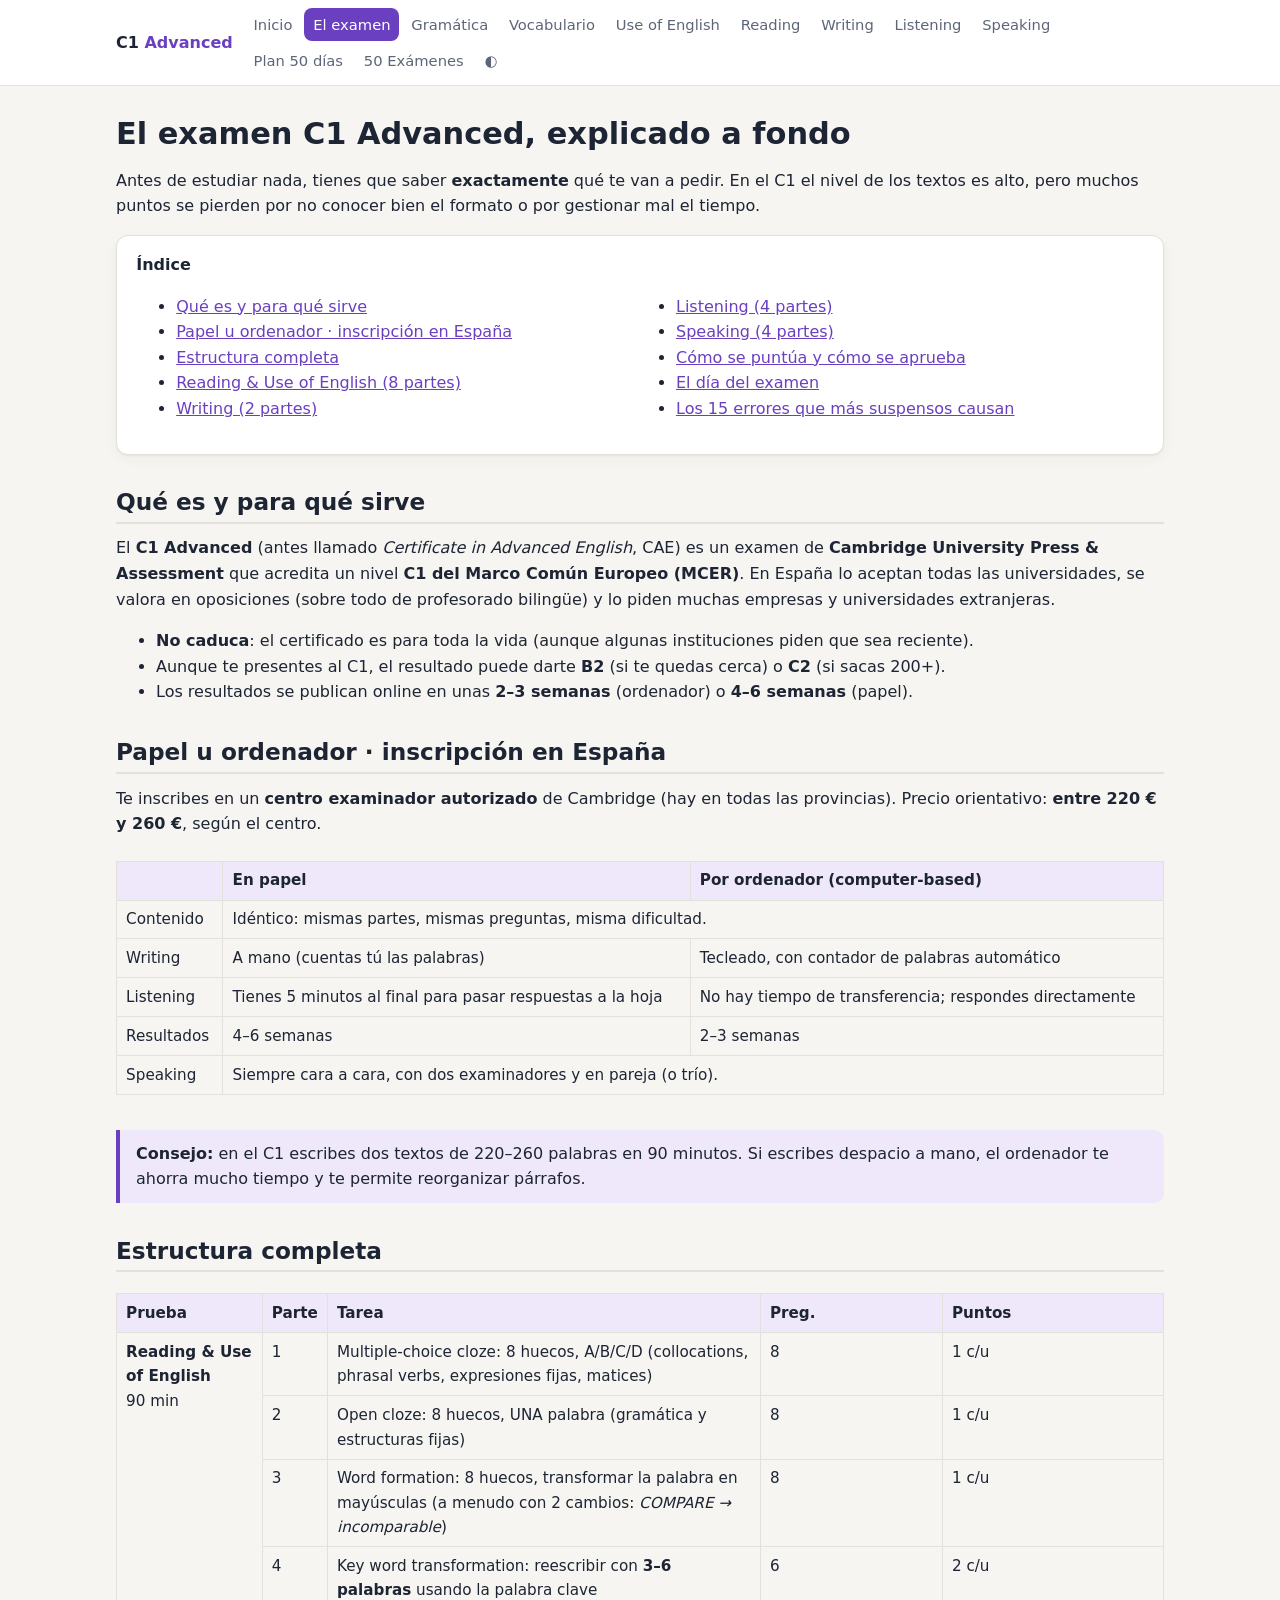
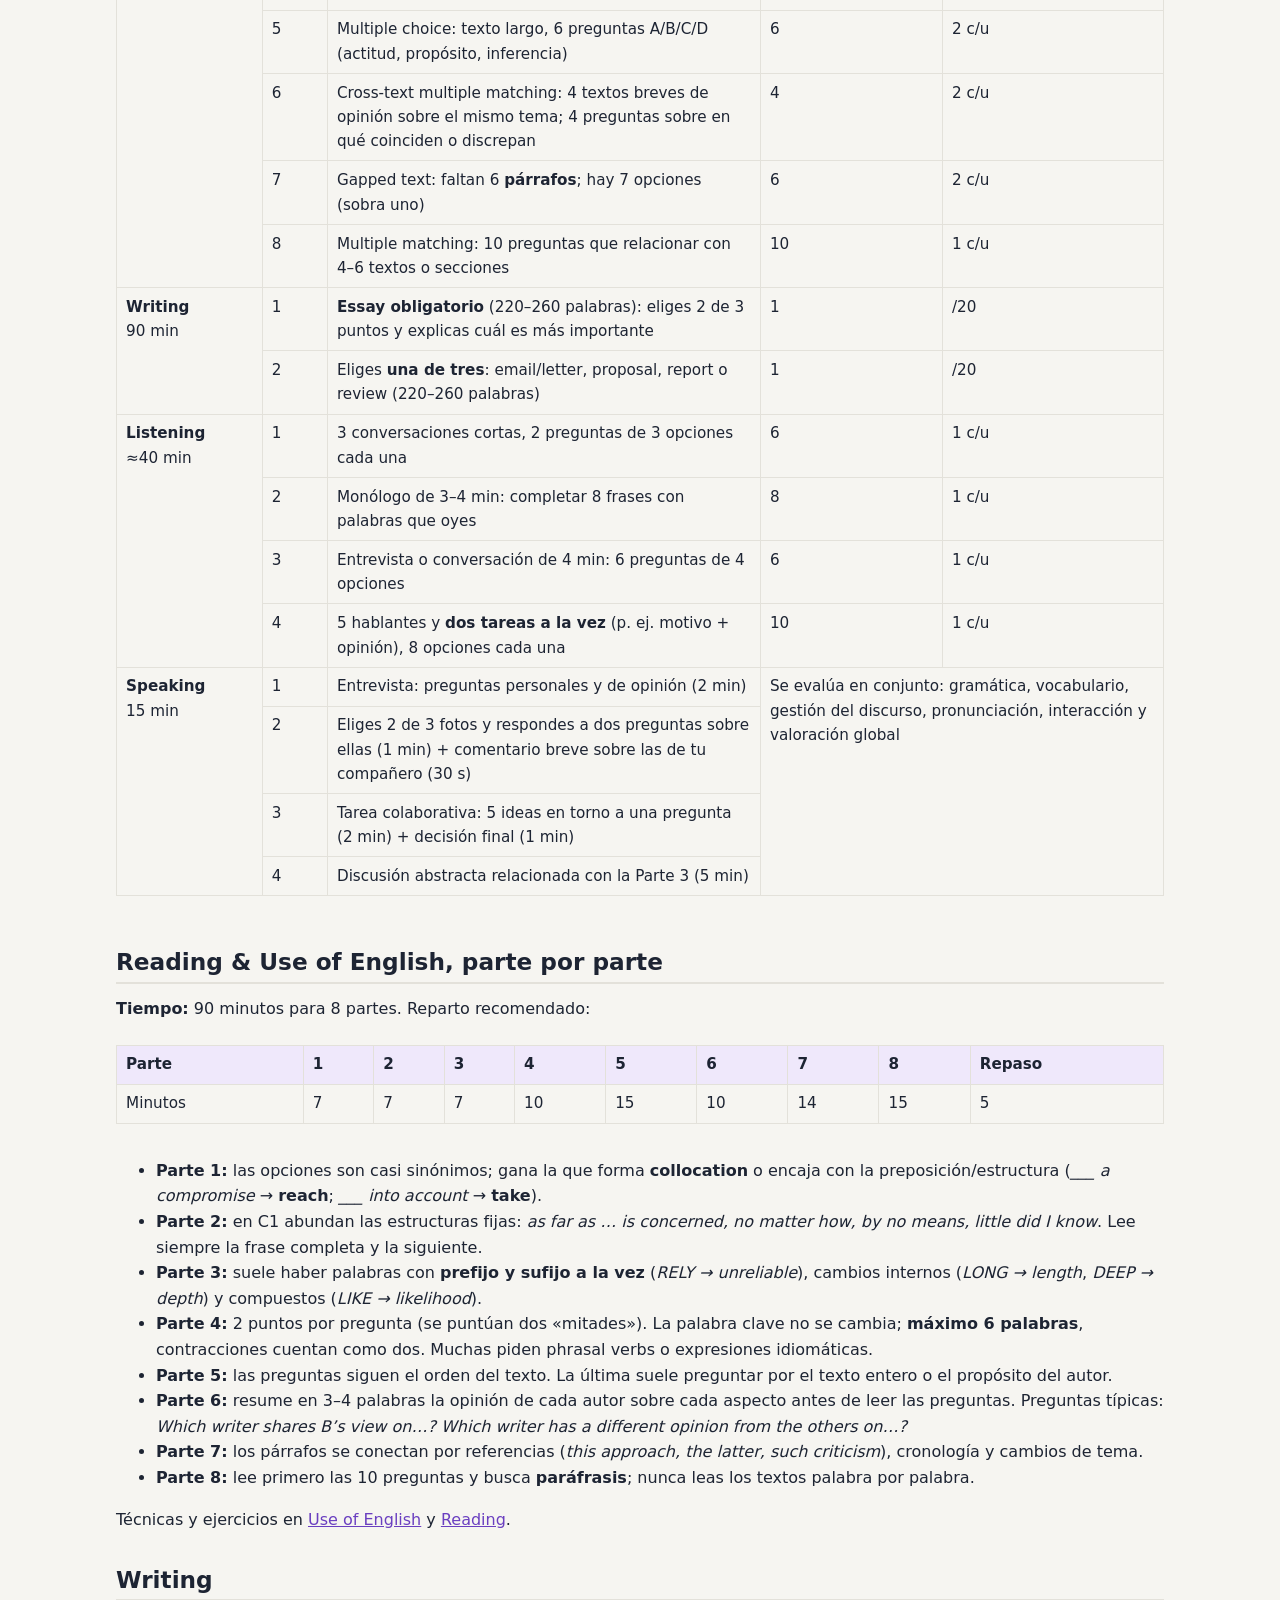
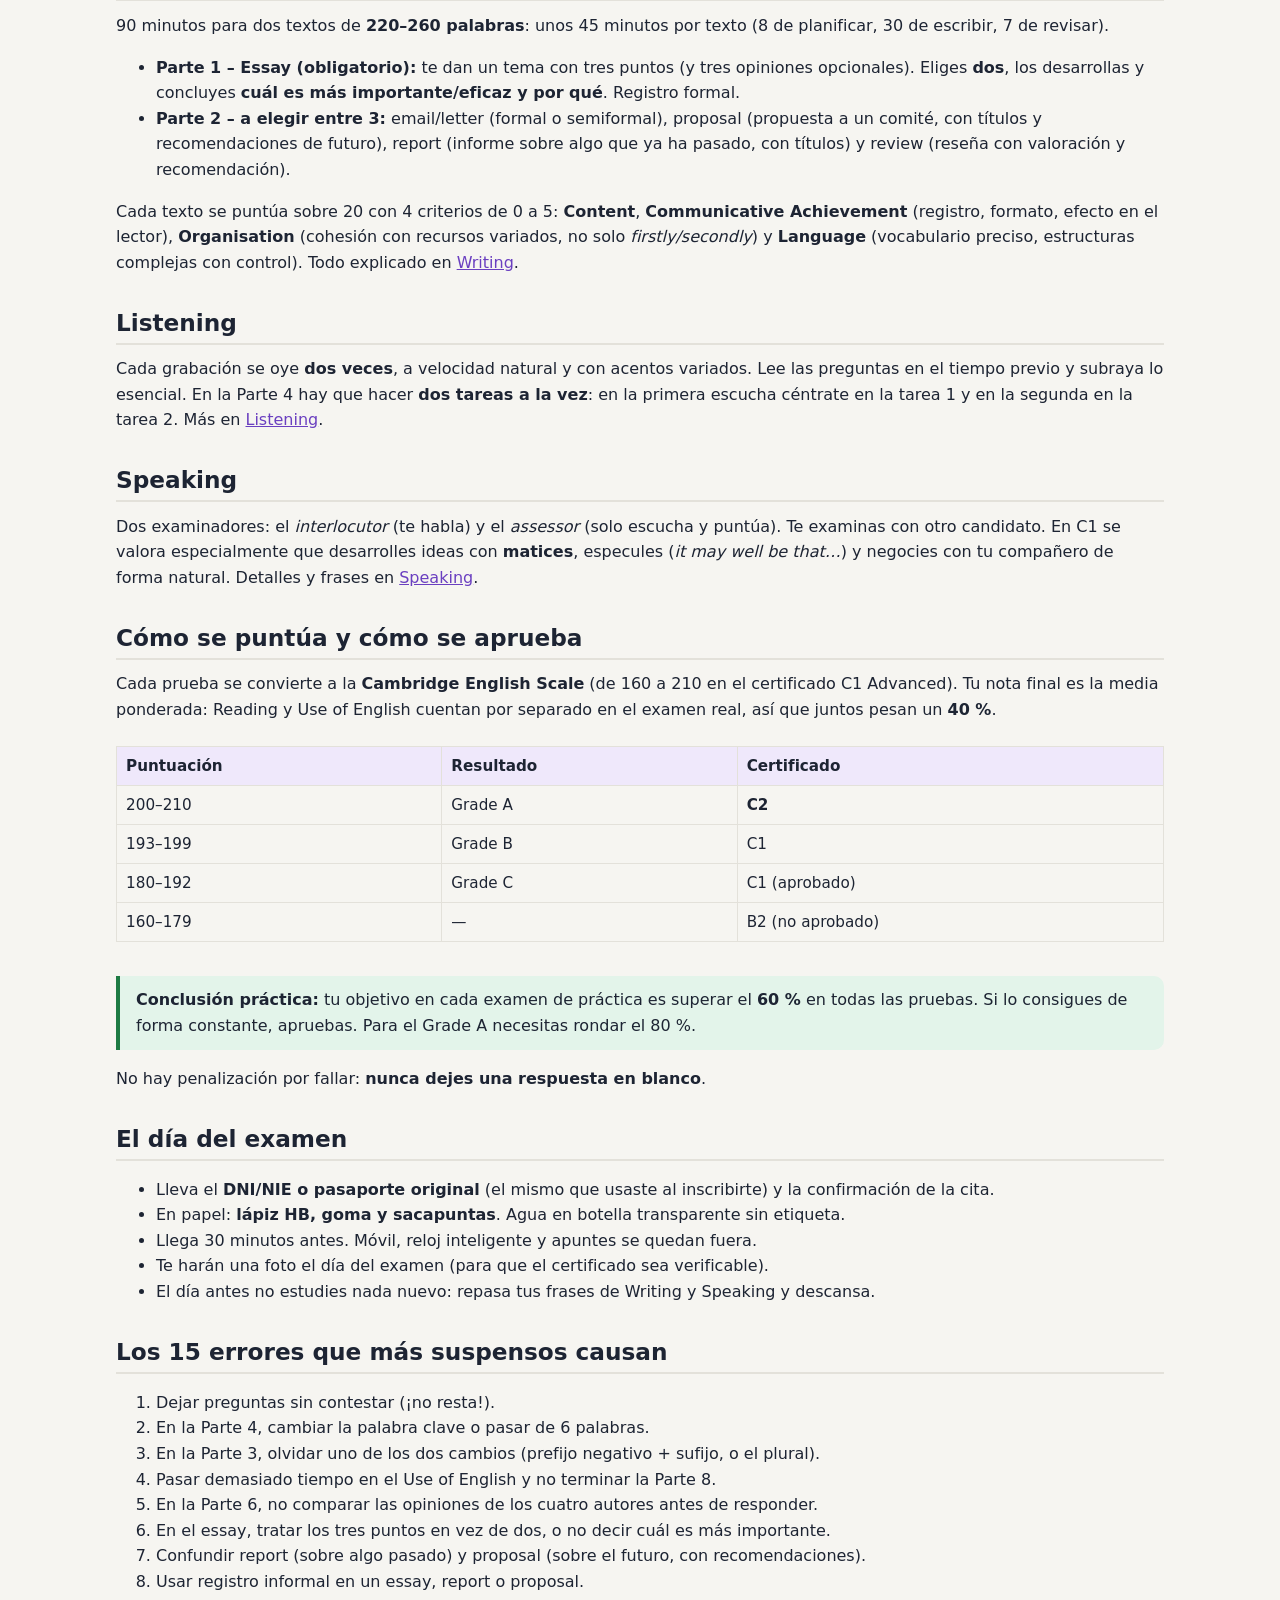
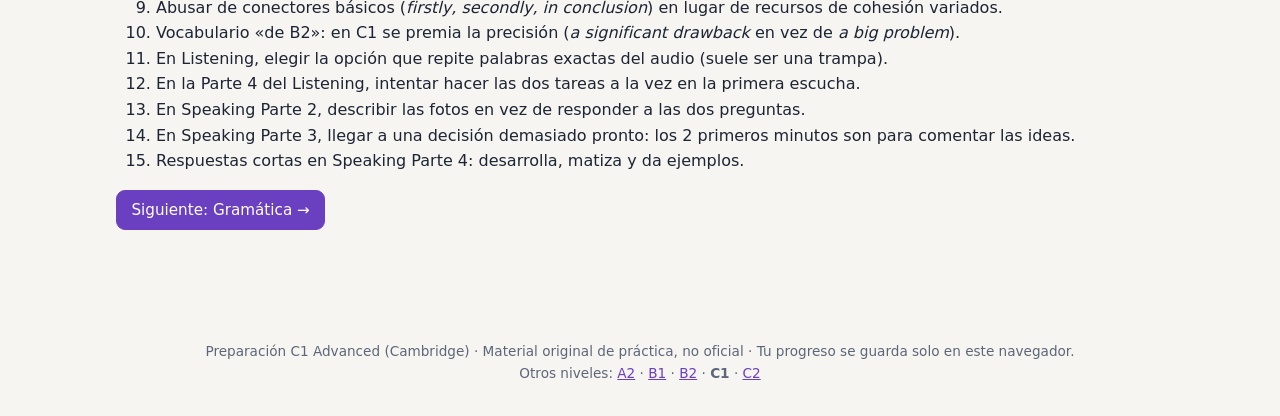
<file: guia.html>
<!doctype html>
<html lang="es">
<head>
<meta charset="utf-8"><meta name="viewport" content="width=device-width,initial-scale=1">
<title>El examen C1 Advanced</title>
<link rel="stylesheet" href="assets/style.css">
<link rel="icon" href="data:image/svg+xml,<svg xmlns='http://www.w3.org/2000/svg' viewBox='0 0 100 100'><text y='.9em' font-size='90'>🎓</text></svg>">
</head>
<body>
<main class="wrap">
<h1>El examen C1 Advanced, explicado a fondo</h1>
<p>Antes de estudiar nada, tienes que saber <b>exactamente</b> qué te van a pedir. En el C1 el nivel de los textos es alto, pero muchos puntos se pierden por no conocer bien el formato o por gestionar mal el tiempo.</p>

<div class="card"><b>Índice</b>
<ul class="toc">
<li><a href="#que">Qué es y para qué sirve</a></li>
<li><a href="#modalidad">Papel u ordenador · inscripción en España</a></li>
<li><a href="#estructura">Estructura completa</a></li>
<li><a href="#rue">Reading &amp; Use of English (8 partes)</a></li>
<li><a href="#wri">Writing (2 partes)</a></li>
<li><a href="#lis">Listening (4 partes)</a></li>
<li><a href="#spk">Speaking (4 partes)</a></li>
<li><a href="#nota">Cómo se puntúa y cómo se aprueba</a></li>
<li><a href="#dia">El día del examen</a></li>
<li><a href="#errores">Los 15 errores que más suspensos causan</a></li>
</ul></div>

<h2 id="que">Qué es y para qué sirve</h2>
<p>El <b>C1 Advanced</b> (antes llamado <i>Certificate in Advanced English</i>, CAE) es un examen de <b>Cambridge University Press &amp; Assessment</b> que acredita un nivel <b>C1 del Marco Común Europeo (MCER)</b>. En España lo aceptan todas las universidades, se valora en oposiciones (sobre todo de profesorado bilingüe) y lo piden muchas empresas y universidades extranjeras.</p>
<ul>
<li><b>No caduca</b>: el certificado es para toda la vida (aunque algunas instituciones piden que sea reciente).</li>
<li>Aunque te presentes al C1, el resultado puede darte <b>B2</b> (si te quedas cerca) o <b>C2</b> (si sacas 200+).</li>
<li>Los resultados se publican online en unas <b>2–3 semanas</b> (ordenador) o <b>4–6 semanas</b> (papel).</li>
</ul>

<h2 id="modalidad">Papel u ordenador · inscripción en España</h2>
<p>Te inscribes en un <b>centro examinador autorizado</b> de Cambridge (hay en todas las provincias). Precio orientativo: <b>entre 220 € y 260 €</b>, según el centro.</p>
<div class="table-wrap"><table>
<tr><th></th><th>En papel</th><th>Por ordenador (computer-based)</th></tr>
<tr><td>Contenido</td><td colspan="2">Idéntico: mismas partes, mismas preguntas, misma dificultad.</td></tr>
<tr><td>Writing</td><td>A mano (cuentas tú las palabras)</td><td>Tecleado, con contador de palabras automático</td></tr>
<tr><td>Listening</td><td>Tienes 5 minutos al final para pasar respuestas a la hoja</td><td>No hay tiempo de transferencia; respondes directamente</td></tr>
<tr><td>Resultados</td><td>4–6 semanas</td><td>2–3 semanas</td></tr>
<tr><td>Speaking</td><td colspan="2">Siempre cara a cara, con dos examinadores y en pareja (o trío).</td></tr>
</table></div>
<div class="tip"><b>Consejo:</b> en el C1 escribes dos textos de 220–260 palabras en 90 minutos. Si escribes despacio a mano, el ordenador te ahorra mucho tiempo y te permite reorganizar párrafos.</div>

<h2 id="estructura">Estructura completa</h2>
<div class="table-wrap"><table>
<tr><th>Prueba</th><th>Parte</th><th>Tarea</th><th>Preg.</th><th>Puntos</th></tr>
<tr><td rowspan="8"><b>Reading &amp; Use of English</b><br>90 min</td><td>1</td><td>Multiple-choice cloze: 8 huecos, A/B/C/D (collocations, phrasal verbs, expresiones fijas, matices)</td><td>8</td><td>1 c/u</td></tr>
<tr><td>2</td><td>Open cloze: 8 huecos, UNA palabra (gramática y estructuras fijas)</td><td>8</td><td>1 c/u</td></tr>
<tr><td>3</td><td>Word formation: 8 huecos, transformar la palabra en mayúsculas (a menudo con 2 cambios: <i>COMPARE → incomparable</i>)</td><td>8</td><td>1 c/u</td></tr>
<tr><td>4</td><td>Key word transformation: reescribir con <b>3–6 palabras</b> usando la palabra clave</td><td>6</td><td>2 c/u</td></tr>
<tr><td>5</td><td>Multiple choice: texto largo, 6 preguntas A/B/C/D (actitud, propósito, inferencia)</td><td>6</td><td>2 c/u</td></tr>
<tr><td>6</td><td>Cross-text multiple matching: 4 textos breves de opinión sobre el mismo tema; 4 preguntas sobre en qué coinciden o discrepan</td><td>4</td><td>2 c/u</td></tr>
<tr><td>7</td><td>Gapped text: faltan 6 <b>párrafos</b>; hay 7 opciones (sobra uno)</td><td>6</td><td>2 c/u</td></tr>
<tr><td>8</td><td>Multiple matching: 10 preguntas que relacionar con 4–6 textos o secciones</td><td>10</td><td>1 c/u</td></tr>
<tr><td rowspan="2"><b>Writing</b><br>90 min</td><td>1</td><td><b>Essay obligatorio</b> (220–260 palabras): eliges 2 de 3 puntos y explicas cuál es más importante</td><td>1</td><td>/20</td></tr>
<tr><td>2</td><td>Eliges <b>una de tres</b>: email/letter, proposal, report o review (220–260 palabras)</td><td>1</td><td>/20</td></tr>
<tr><td rowspan="4"><b>Listening</b><br>≈40 min</td><td>1</td><td>3 conversaciones cortas, 2 preguntas de 3 opciones cada una</td><td>6</td><td>1 c/u</td></tr>
<tr><td>2</td><td>Monólogo de 3–4 min: completar 8 frases con palabras que oyes</td><td>8</td><td>1 c/u</td></tr>
<tr><td>3</td><td>Entrevista o conversación de 4 min: 6 preguntas de 4 opciones</td><td>6</td><td>1 c/u</td></tr>
<tr><td>4</td><td>5 hablantes y <b>dos tareas a la vez</b> (p. ej. motivo + opinión), 8 opciones cada una</td><td>10</td><td>1 c/u</td></tr>
<tr><td rowspan="4"><b>Speaking</b><br>15 min</td><td>1</td><td>Entrevista: preguntas personales y de opinión (2 min)</td><td colspan="2" rowspan="4">Se evalúa en conjunto: gramática, vocabulario, gestión del discurso, pronunciación, interacción y valoración global</td></tr>
<tr><td>2</td><td>Eliges 2 de 3 fotos y respondes a dos preguntas sobre ellas (1 min) + comentario breve sobre las de tu compañero (30 s)</td></tr>
<tr><td>3</td><td>Tarea colaborativa: 5 ideas en torno a una pregunta (2 min) + decisión final (1 min)</td></tr>
<tr><td>4</td><td>Discusión abstracta relacionada con la Parte 3 (5 min)</td></tr>
</table></div>

<h2 id="rue">Reading &amp; Use of English, parte por parte</h2>
<p><b>Tiempo:</b> 90 minutos para 8 partes. Reparto recomendado:</p>
<div class="table-wrap"><table><tr><th>Parte</th><th>1</th><th>2</th><th>3</th><th>4</th><th>5</th><th>6</th><th>7</th><th>8</th><th>Repaso</th></tr>
<tr><td>Minutos</td><td>7</td><td>7</td><td>7</td><td>10</td><td>15</td><td>10</td><td>14</td><td>15</td><td>5</td></tr></table></div>
<ul>
<li><b>Parte 1:</b> las opciones son casi sinónimos; gana la que forma <b>collocation</b> o encaja con la preposición/estructura (<i>___ a compromise</i> → <b>reach</b>; <i>___ into account</i> → <b>take</b>).</li>
<li><b>Parte 2:</b> en C1 abundan las estructuras fijas: <i>as far as … is concerned, no matter how, by no means, little did I know</i>. Lee siempre la frase completa y la siguiente.</li>
<li><b>Parte 3:</b> suele haber palabras con <b>prefijo y sufijo a la vez</b> (<i>RELY → unreliable</i>), cambios internos (<i>LONG → length</i>, <i>DEEP → depth</i>) y compuestos (<i>LIKE → likelihood</i>).</li>
<li><b>Parte 4:</b> 2 puntos por pregunta (se puntúan dos «mitades»). La palabra clave no se cambia; <b>máximo 6 palabras</b>, contracciones cuentan como dos. Muchas piden phrasal verbs o expresiones idiomáticas.</li>
<li><b>Parte 5:</b> las preguntas siguen el orden del texto. La última suele preguntar por el texto entero o el propósito del autor.</li>
<li><b>Parte 6:</b> resume en 3–4 palabras la opinión de cada autor sobre cada aspecto antes de leer las preguntas. Preguntas típicas: <i>Which writer shares B’s view on…? Which writer has a different opinion from the others on…?</i></li>
<li><b>Parte 7:</b> los párrafos se conectan por referencias (<i>this approach, the latter, such criticism</i>), cronología y cambios de tema.</li>
<li><b>Parte 8:</b> lee primero las 10 preguntas y busca <b>paráfrasis</b>; nunca leas los textos palabra por palabra.</li>
</ul>
<p>Técnicas y ejercicios en <a href="use-of-english.html">Use of English</a> y <a href="reading.html">Reading</a>.</p>

<h2 id="wri">Writing</h2>
<p>90 minutos para dos textos de <b>220–260 palabras</b>: unos 45 minutos por texto (8 de planificar, 30 de escribir, 7 de revisar).</p>
<ul>
<li><b>Parte 1 – Essay (obligatorio):</b> te dan un tema con tres puntos (y tres opiniones opcionales). Eliges <b>dos</b>, los desarrollas y concluyes <b>cuál es más importante/eficaz y por qué</b>. Registro formal.</li>
<li><b>Parte 2 – a elegir entre 3:</b> email/letter (formal o semiformal), proposal (propuesta a un comité, con títulos y recomendaciones de futuro), report (informe sobre algo que ya ha pasado, con títulos) y review (reseña con valoración y recomendación).</li>
</ul>
<p>Cada texto se puntúa sobre 20 con 4 criterios de 0 a 5: <b>Content</b>, <b>Communicative Achievement</b> (registro, formato, efecto en el lector), <b>Organisation</b> (cohesión con recursos variados, no solo <i>firstly/secondly</i>) y <b>Language</b> (vocabulario preciso, estructuras complejas con control). Todo explicado en <a href="writing.html">Writing</a>.</p>

<h2 id="lis">Listening</h2>
<p>Cada grabación se oye <b>dos veces</b>, a velocidad natural y con acentos variados. Lee las preguntas en el tiempo previo y subraya lo esencial. En la Parte 4 hay que hacer <b>dos tareas a la vez</b>: en la primera escucha céntrate en la tarea 1 y en la segunda en la tarea 2. Más en <a href="listening.html">Listening</a>.</p>

<h2 id="spk">Speaking</h2>
<p>Dos examinadores: el <i>interlocutor</i> (te habla) y el <i>assessor</i> (solo escucha y puntúa). Te examinas con otro candidato. En C1 se valora especialmente que desarrolles ideas con <b>matices</b>, especules (<i>it may well be that…</i>) y negocies con tu compañero de forma natural. Detalles y frases en <a href="speaking.html">Speaking</a>.</p>

<h2 id="nota">Cómo se puntúa y cómo se aprueba</h2>
<p>Cada prueba se convierte a la <b>Cambridge English Scale</b> (de 160 a 210 en el certificado C1 Advanced). Tu nota final es la media ponderada: Reading y Use of English cuentan por separado en el examen real, así que juntos pesan un <b>40 %</b>.</p>
<div class="table-wrap"><table>
<tr><th>Puntuación</th><th>Resultado</th><th>Certificado</th></tr>
<tr><td>200–210</td><td>Grade A</td><td><b>C2</b></td></tr>
<tr><td>193–199</td><td>Grade B</td><td>C1</td></tr>
<tr><td>180–192</td><td>Grade C</td><td>C1 (aprobado)</td></tr>
<tr><td>160–179</td><td>—</td><td>B2 (no aprobado)</td></tr>
</table></div>
<div class="key"><b>Conclusión práctica:</b> tu objetivo en cada examen de práctica es superar el <b>60 %</b> en todas las pruebas. Si lo consigues de forma constante, apruebas. Para el Grade A necesitas rondar el 80 %.</div>
<p>No hay penalización por fallar: <b>nunca dejes una respuesta en blanco</b>.</p>

<h2 id="dia">El día del examen</h2>
<ul>
<li>Lleva el <b>DNI/NIE o pasaporte original</b> (el mismo que usaste al inscribirte) y la confirmación de la cita.</li>
<li>En papel: <b>lápiz HB, goma y sacapuntas</b>. Agua en botella transparente sin etiqueta.</li>
<li>Llega 30 minutos antes. Móvil, reloj inteligente y apuntes se quedan fuera.</li>
<li>Te harán una foto el día del examen (para que el certificado sea verificable).</li>
<li>El día antes no estudies nada nuevo: repasa tus frases de Writing y Speaking y descansa.</li>
</ul>

<h2 id="errores">Los 15 errores que más suspensos causan</h2>
<ol>
<li>Dejar preguntas sin contestar (¡no resta!).</li>
<li>En la Parte 4, cambiar la palabra clave o pasar de 6 palabras.</li>
<li>En la Parte 3, olvidar uno de los dos cambios (prefijo negativo + sufijo, o el plural).</li>
<li>Pasar demasiado tiempo en el Use of English y no terminar la Parte 8.</li>
<li>En la Parte 6, no comparar las opiniones de los cuatro autores antes de responder.</li>
<li>En el essay, tratar los tres puntos en vez de dos, o no decir cuál es más importante.</li>
<li>Confundir report (sobre algo pasado) y proposal (sobre el futuro, con recomendaciones).</li>
<li>Usar registro informal en un essay, report o proposal.</li>
<li>Abusar de conectores básicos (<i>firstly, secondly, in conclusion</i>) en lugar de recursos de cohesión variados.</li>
<li>Vocabulario «de B2»: en C1 se premia la precisión (<i>a significant drawback</i> en vez de <i>a big problem</i>).</li>
<li>En Listening, elegir la opción que repite palabras exactas del audio (suele ser una trampa).</li>
<li>En la Parte 4 del Listening, intentar hacer las dos tareas a la vez en la primera escucha.</li>
<li>En Speaking Parte 2, describir las fotos en vez de responder a las dos preguntas.</li>
<li>En Speaking Parte 3, llegar a una decisión demasiado pronto: los 2 primeros minutos son para comentar las ideas.</li>
<li>Respuestas cortas en Speaking Parte 4: desarrolla, matiza y da ejemplos.</li>
</ol>
<p><a class="btn" href="gramatica.html">Siguiente: Gramática →</a></p>
</main>
<script src="assets/app.js"></script>
</body>
</html>
</file>
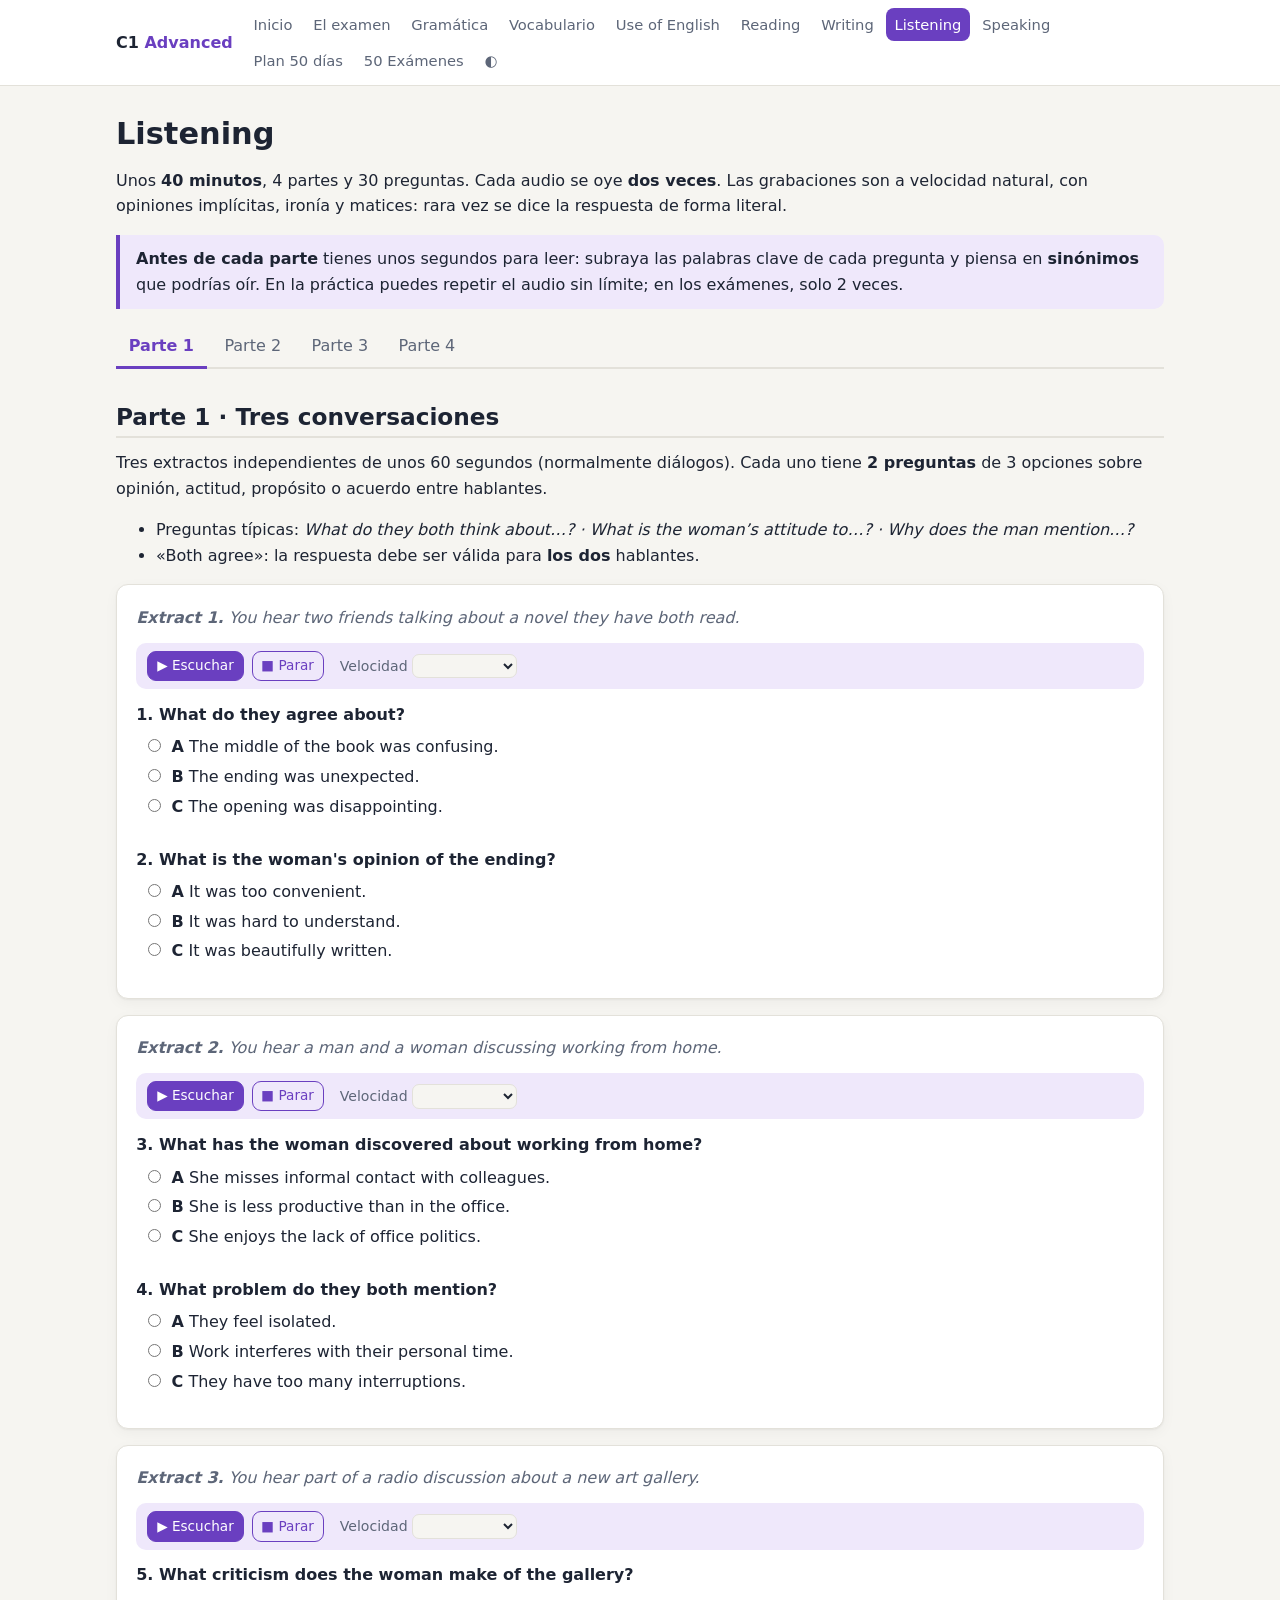
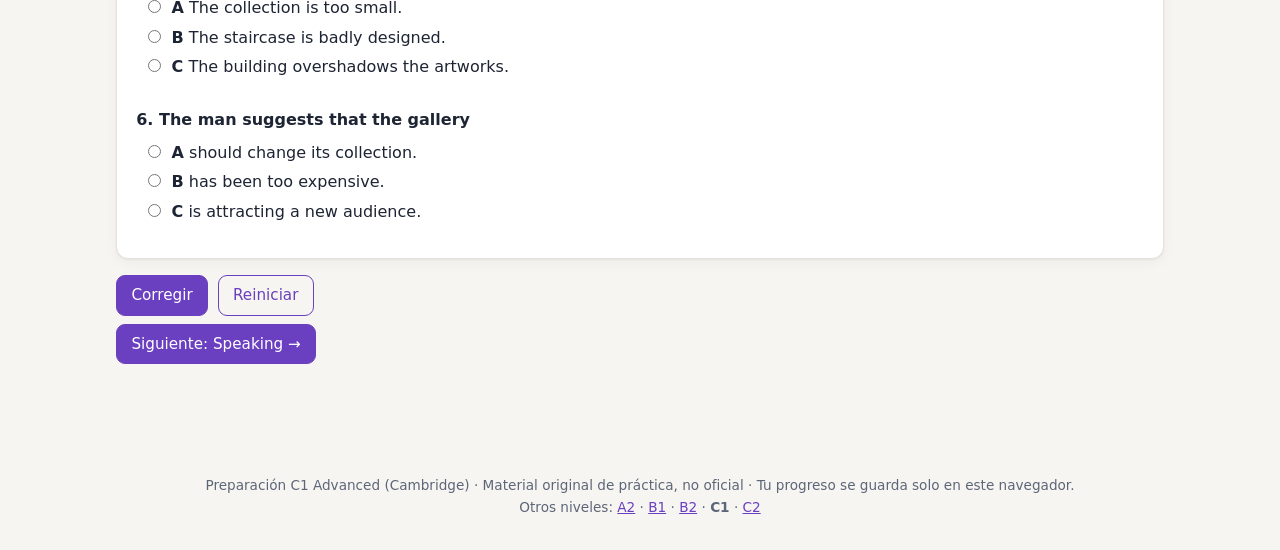
<file: listening.html>
<!doctype html>
<html lang="es">
<head>
<meta charset="utf-8"><meta name="viewport" content="width=device-width,initial-scale=1">
<title>Listening · C1 Advanced</title>
<link rel="stylesheet" href="assets/style.css">
<link rel="icon" href="data:image/svg+xml,<svg xmlns='http://www.w3.org/2000/svg' viewBox='0 0 100 100'><text y='.9em' font-size='90'>🎓</text></svg>">
</head>
<body>
<main class="wrap">
<h1>Listening</h1>
<p>Unos <b>40 minutos</b>, 4 partes y 30 preguntas. Cada audio se oye <b>dos veces</b>. Las grabaciones son a velocidad natural, con opiniones implícitas, ironía y matices: rara vez se dice la respuesta de forma literal.</p>
<div class="tip"><b>Antes de cada parte</b> tienes unos segundos para leer: subraya las palabras clave de cada pregunta y piensa en <b>sinónimos</b> que podrías oír. En la práctica puedes repetir el audio sin límite; en los exámenes, solo 2 veces.</div>

<div class="tabs-root" id="listabs">
<div class="tabs"><button>Parte 1</button><button>Parte 2</button><button>Parte 3</button><button>Parte 4</button></div>

<section class="tabpanel">
<h2>Parte 1 · Tres conversaciones</h2>
<p>Tres extractos independientes de unos 60 segundos (normalmente diálogos). Cada uno tiene <b>2 preguntas</b> de 3 opciones sobre opinión, actitud, propósito o acuerdo entre hablantes.</p>
<ul><li>Preguntas típicas: <i>What do they both think about…? · What is the woman’s attitude to…? · Why does the man mention…?</i></li>
<li>«Both agree»: la respuesta debe ser válida para <b>los dos</b> hablantes.</li></ul>
<div id="lp1"></div>
</section>

<section class="tabpanel">
<h2>Parte 2 · Completar frases</h2>
<p>Un monólogo de 3–4 minutos (charla, conferencia). Completas <b>8 frases</b> con la palabra o frase corta que oyes.</p>
<ul><li>Escribe <b>exactamente</b> lo que oyes (1–3 palabras); la ortografía cuenta.</li>
<li>Las frases siguen el orden del audio, pero están parafraseadas: escucha la idea, no la frase.</li>
<li>Suele haber distractores: el hablante menciona una cosa y luego se corrige (<i>I’d expected… but in fact…</i>).</li></ul>
<div id="lp2"></div>
</section>

<section class="tabpanel">
<h2>Parte 3 · Entrevista</h2>
<p>Una entrevista o conversación de unos 4 minutos con <b>6 preguntas</b> de 4 opciones. Se centra en opiniones, actitudes y sentimientos.</p>
<ul><li>Lee las preguntas y las raíces (no todas las opciones) antes de escuchar.</li>
<li>Desconfía de la opción que repite palabras del audio.</li></ul>
<div id="lp3"></div>
</section>

<section class="tabpanel">
<h2>Parte 4 · Multiple matching (dos tareas)</h2>
<p>Cinco hablantes cortos (unos 30 s cada uno) sobre un tema común. Hay <b>dos tareas</b>: por ejemplo, <i>por qué</i> hicieron algo (tarea 1) y <i>qué aprendieron</i> (tarea 2). Cada tarea tiene 8 opciones; sobran 3.</p>
<div class="key"><b>Estrategia:</b> en la primera escucha céntrate en la tarea 1; en la segunda, en la tarea 2 (y confirma la 1). Intentar hacer las dos a la vez la primera vez suele causar errores.</div>
<div id="lp4"></div>
</section>
</div>
<p><a class="btn" href="speaking.html">Siguiente: Speaking →</a></p>
</main>
<script src="assets/app.js"></script>
<script>
const LP1 = [
 {ctx:'You hear two friends talking about a novel they have both read.',script:[['W','So, did you finish it in the end?'],['M','I did, though I nearly gave up halfway. The first hundred pages were wonderful, but then it just seemed to lose its way.'],['W','I know what you mean. All those flashbacks – I kept losing track of who was who.'],['M','Exactly. And yet the ending more or less made up for it. I didn\'t see that coming at all.'],['W','Hmm, I found it a bit too neat, to be honest. As if the author had run out of ideas and just wanted to tie everything up.']],
  q:[{q:'What do they agree about?',o:['The middle of the book was confusing.','The opening was disappointing.','The ending was unexpected.']},{q:'What is the woman\'s opinion of the ending?',o:['It was too convenient.','It was beautifully written.','It was hard to understand.']}]},
 {ctx:'You hear a man and a woman discussing working from home.',script:[['M','How are you finding it, now that you\'re at home full-time?'],['W','Honestly? I thought I\'d love it. No commute, no office politics. But I\'ve realised how much I relied on bumping into people – that\'s where half my ideas came from.'],['M','I\'m the opposite. I get far more done without constant interruptions. Though I\'ll admit the line between work and home has more or less disappeared.'],['W','That\'s the danger, isn\'t it? I find myself answering emails at eleven at night.']],
  q:[{q:'What has the woman discovered about working from home?',o:['She misses informal contact with colleagues.','She is less productive than in the office.','She enjoys the lack of office politics.']},{q:'What problem do they both mention?',o:['Work interferes with their personal time.','They have too many interruptions.','They feel isolated.']}]},
 {ctx:'You hear part of a radio discussion about a new art gallery.',script:[['W','The building itself is extraordinary – it\'s already become a landmark. But I\'m less sure about what\'s inside.'],['M','You think the collection\'s weak?'],['W','Not weak exactly. It\'s just that the architecture is so dramatic that the paintings seem almost an afterthought. You come out remembering the staircase rather than the art.'],['M','I\'d argue that\'s no bad thing if it brings in people who\'d never normally set foot in a gallery. Visitor numbers have been remarkable.']],
  q:[{q:'What criticism does the woman make of the gallery?',o:['The building overshadows the artworks.','The collection is too small.','The staircase is badly designed.']},{q:'The man suggests that the gallery',o:['is attracting a new audience.','should change its collection.','has been too expensive.']}]}];
const LP2 = {intro:'You will hear a marine biologist called Dr Ruth Okafor talking about her work on coral reefs.',g:'W',script:`Thank you for having me. I've been studying coral reefs for nearly twenty years, mostly in the Indian Ocean. People often assume that coral is a plant, or even a rock, but it is in fact an animal – a colony of tiny creatures called polyps.

What gives coral its colour is a type of algae that lives inside it. When the water becomes too warm, the coral expels the algae and turns white. This is known as bleaching, and while coral can recover from it, repeated bleaching events usually prove fatal.

When I started my research, I expected pollution to be the main threat. In fact, rising sea temperatures have turned out to be far more damaging. In some areas we monitor, we've lost more than half of the coral cover in a decade.

There are reasons for hope, though. One project I'm involved in is growing coral fragments in underwater nurseries – rather like a garden – and then transplanting them onto damaged reefs. The survival rate has been around seventy per cent, which is much higher than we predicted.

We're also learning that some corals are naturally more resistant to heat. By breeding these, we may be able to create reefs that can survive in warmer seas. It's controversial, of course; some colleagues argue that we're interfering with nature.

Local communities are crucial to all of this. Many depend on the reefs for fishing and tourism, and in my experience they are the most effective guardians. Ultimately, though, no amount of restoration will be enough unless we tackle the underlying cause, which is climate change.`,
sents:['Ruth has carried out most of her research in the ___ Ocean.','Coral is made up of small animals known as ___.','The colour of coral comes from ___ living inside it.','Ruth originally thought the biggest danger to reefs was ___.','Ruth compares the underwater nurseries to a ___.','About ___ of the transplanted coral survives.','Some scientists believe breeding heat-resistant coral means ___ with nature.','Ruth considers ___ to be the best protectors of reefs.'],
ans:[['indian'],['polyps'],['algae','a type of algae'],['pollution'],['garden'],['70 per cent','seventy per cent','70%','70'],['interfering'],['local communities','communities']]};
const LP3 = {intro:'You will hear an interview with a novelist called Daniel Reeve, who has recently published his first book at the age of sixty.',names:{W:'Interviewer',M:'Daniel'},script:[
['W','Daniel, you\'ve described yourself as a "late bloomer". Why did it take so long to write your first novel?'],
['M','I\'d love to say I was too busy, but that isn\'t really true. I always wanted to write, but I was terrified of being bad at it. As long as I didn\'t try, I could go on believing I had a great book inside me.'],
['W','So what changed?'],
['M','My wife, really. She gave me a notebook for my fifty-fifth birthday with "No more excuses" written on the first page. It was a joke, but it stung, because she was right.'],
['W','The novel is set in a small fishing town. Is that drawn from your own life?'],
['M','The setting is, yes – I grew up in a place very like it. But people keep asking me which character is my father, and the answer is none of them. If anything, the characters are versions of me at different ages.'],
['W','Did your career as an accountant help in any way?'],
['M','More than I expected. Accountancy teaches you discipline – you can\'t wait for inspiration to file someone\'s tax return. I treated writing in the same way: two hours every morning, whether I felt like it or not.'],
['W','The reviews have been very positive. How does that feel?'],
['M','Strange, if I\'m honest. I\'d prepared myself for criticism, and praise is harder to know what to do with. I keep thinking someone will realise there\'s been a mistake.'],
['W','And what advice would you give to people who think they\'ve left it too late?'],
['M','That age can actually be an advantage. You\'ve lived, you\'ve made mistakes, you\'ve got something to say. The only real failure is never starting.']],
q:[{q:'Why did Daniel delay writing a novel?',o:['He was afraid of discovering he lacked talent.','He had too little free time.','He did not have a good idea for a story.','He did not think anyone would read it.']},
{q:'How did Daniel react to his wife\'s present?',o:['He recognised that her message was justified.','He was offended by it.','He found it amusing but ignored it.','He immediately started writing.']},
{q:'What does Daniel say about the characters in his novel?',o:['They reflect aspects of himself.','One of them is based on his father.','They are people from his home town.','They are completely imaginary.']},
{q:'According to Daniel, his previous career',o:['taught him to work consistently.','gave him ideas for the plot.','made it hard to find time to write.','helped him to sell the book.']},
{q:'How does Daniel feel about the positive reviews?',o:['He finds them difficult to accept.','He is proud of them.','He expected them.','He does not read them.']},
{q:'What is Daniel\'s message to older aspiring writers?',o:['Experience can be a benefit.','They should study writing first.','They should write every day.','It is better to start young.']}]};
const LP4 = {intro:'You will hear five people talking about learning to play a musical instrument as adults.',speakers:[
{g:'W',t:'I\'d always regretted giving up the piano as a child, and when my kids started lessons I thought, why not join them? What surprised me was how much patience it takes. Children seem to absorb everything, whereas I have to go over the same few bars again and again. Still, I\'ve learnt to be kinder to myself.'},
{g:'M',t:'My doctor suggested I find something to help with stress, and I\'d always fancied the drums – perfect for letting off steam! The real revelation, though, has been the social side. I joined a band with three other beginners, and we\'ve become close friends.'},
{g:'W2',t:'I took up the cello after hearing it at a friend\'s wedding – I was moved to tears. I hadn\'t realised how physically demanding it would be; my back ached for weeks. But practising has taught me to concentrate in a way I never could before. My phone stays in another room.'},
{g:'M2',t:'Honestly, it started as a bet. A colleague said I couldn\'t learn the guitar in a year, so of course I had to prove him wrong. I won the bet, but more importantly I discovered I actually enjoy the theory – understanding why certain chords work together is fascinating.'},
{g:'W',t:'After I retired I had time on my hands and wanted a challenge to keep my mind sharp. I chose the violin because everyone said it was the hardest. They were right! I\'ve realised that progress isn\'t a straight line – some weeks I seem to go backwards, and that\'s fine.'}],
tasks:[{instr:'For questions 1–5, choose from the list (A–H) the reason each speaker gives for starting.',opts:['wanting to share an activity with family','a recommendation from a health professional','an emotional reaction to a performance','a challenge from someone else','a desire to keep mentally active','a gift from a relative','a wish to make new friends','a childhood dream']},
{instr:'For questions 6–10, choose from the list (A–H) what each speaker has gained or learnt.',opts:['to be less critical of themselves','the value of friendship','the ability to focus','an interest in how music works','an acceptance of uneven progress','confidence in performing','a better posture','a talent for composing']}]};
document.addEventListener('DOMContentLoaded', () => {
  practice($('#lp1'), 'lx', LP1, {args:[null]});
  practice($('#lp2'), 'l2', LP2, {args:[null]});
  practice($('#lp3'), 'l4', LP3, {args:[null]});
  practice($('#lp4'), 'l3x', LP4, {args:[null]});
});
</script>
</body>
</html>
</file>
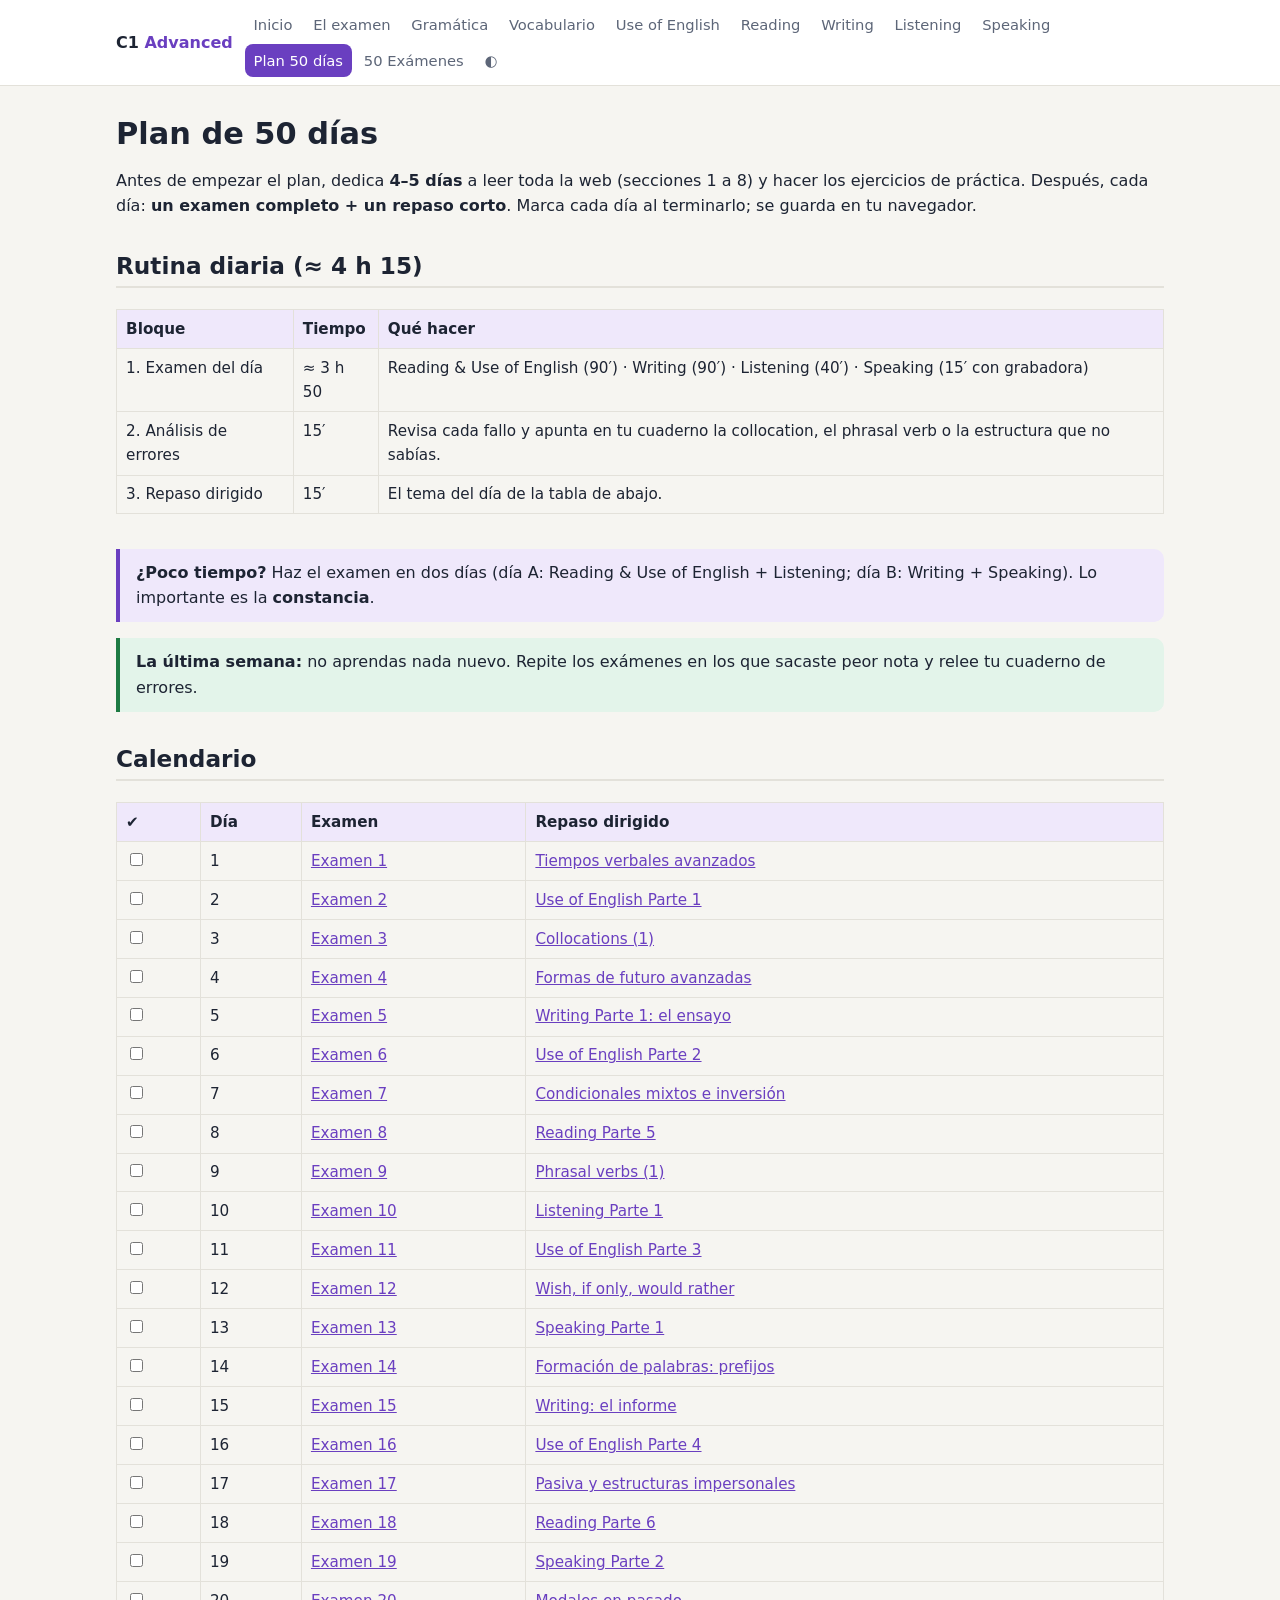
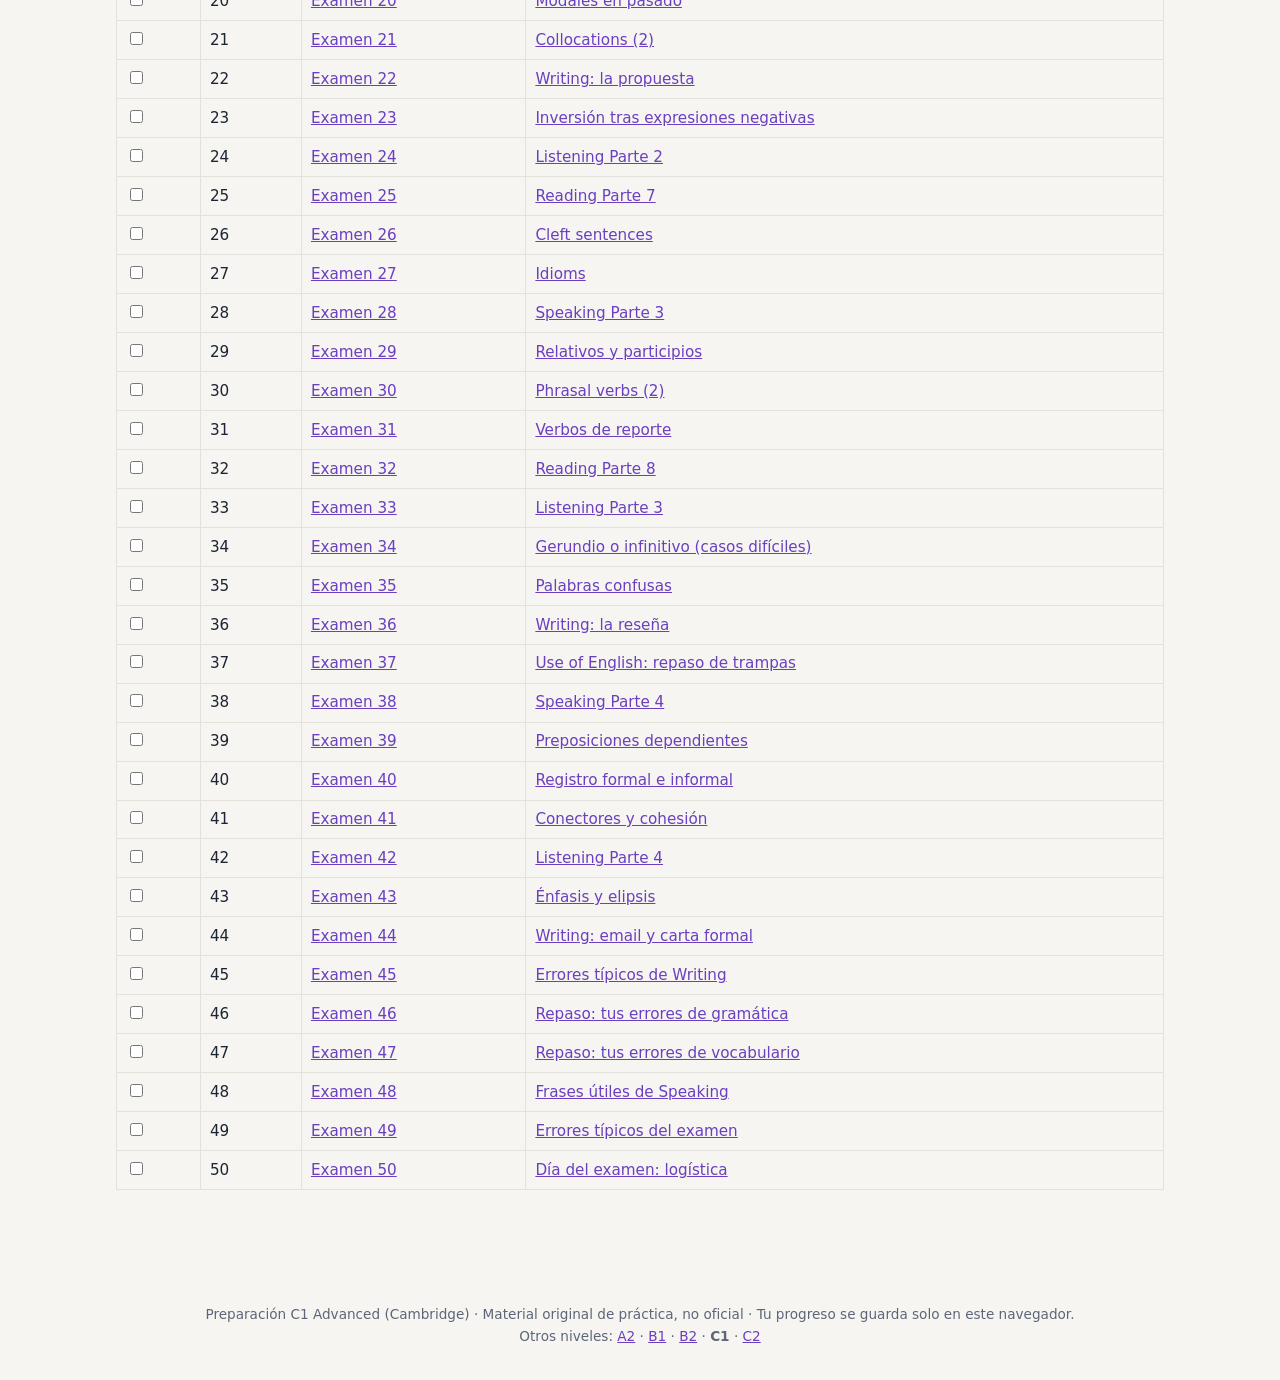
<file: plan.html>
<!doctype html>
<html lang="es">
<head>
<meta charset="utf-8"><meta name="viewport" content="width=device-width,initial-scale=1">
<title>Plan de 50 días · C1 Advanced</title>
<link rel="stylesheet" href="assets/style.css">
<link rel="icon" href="data:image/svg+xml,<svg xmlns='http://www.w3.org/2000/svg' viewBox='0 0 100 100'><text y='.9em' font-size='90'>🎓</text></svg>">
</head>
<body>
<main class="wrap">
<h1>Plan de 50 días</h1>
<p>Antes de empezar el plan, dedica <b>4–5 días</b> a leer toda la web (secciones 1 a 8) y hacer los ejercicios de práctica. Después, cada día: <b>un examen completo + un repaso corto</b>. Marca cada día al terminarlo; se guarda en tu navegador.</p>

<h2>Rutina diaria (≈ 4 h 15)</h2>
<div class="table-wrap"><table>
<tr><th>Bloque</th><th>Tiempo</th><th>Qué hacer</th></tr>
<tr><td>1. Examen del día</td><td>≈ 3 h 50</td><td>Reading &amp; Use of English (90′) · Writing (90′) · Listening (40′) · Speaking (15′ con grabadora)</td></tr>
<tr><td>2. Análisis de errores</td><td>15′</td><td>Revisa cada fallo y apunta en tu cuaderno la collocation, el phrasal verb o la estructura que no sabías.</td></tr>
<tr><td>3. Repaso dirigido</td><td>15′</td><td>El tema del día de la tabla de abajo.</td></tr>
</table></div>
<div class="tip"><b>¿Poco tiempo?</b> Haz el examen en dos días (día A: Reading &amp; Use of English + Listening; día B: Writing + Speaking). Lo importante es la <b>constancia</b>.</div>
<div class="key"><b>La última semana:</b> no aprendas nada nuevo. Repite los exámenes en los que sacaste peor nota y relee tu cuaderno de errores.</div>

<h2>Calendario</h2>
<div class="table-wrap"><table id="plan"><tr><th>✔</th><th>Día</th><th>Examen</th><th>Repaso dirigido</th></tr></table></div>
</main>
<script src="assets/app.js"></script>
<script>
const TOPICS = [
 ['Tiempos verbales avanzados','gramatica.html#g1'],['Use of English Parte 1','use-of-english.html'],['Collocations (1)','vocabulario.html'],['Formas de futuro avanzadas','gramatica.html#g2'],['Writing Parte 1: el ensayo','writing.html'],
 ['Use of English Parte 2','use-of-english.html'],['Condicionales mixtos e inversión','gramatica.html#g3'],['Reading Parte 5','reading.html'],['Phrasal verbs (1)','vocabulario.html'],['Listening Parte 1','listening.html'],
 ['Use of English Parte 3','use-of-english.html'],['Wish, if only, would rather','gramatica.html#g4'],['Speaking Parte 1','speaking.html'],['Formación de palabras: prefijos','vocabulario.html'],['Writing: el informe','writing.html'],
 ['Use of English Parte 4','use-of-english.html'],['Pasiva y estructuras impersonales','gramatica.html#g5'],['Reading Parte 6','reading.html'],['Speaking Parte 2','speaking.html'],['Modales en pasado','gramatica.html#g6'],
 ['Collocations (2)','vocabulario.html'],['Writing: la propuesta','writing.html'],['Inversión tras expresiones negativas','gramatica.html#g7'],['Listening Parte 2','listening.html'],['Reading Parte 7','reading.html'],
 ['Cleft sentences','gramatica.html#g8'],['Idioms','vocabulario.html'],['Speaking Parte 3','speaking.html'],['Relativos y participios','gramatica.html#g9'],['Phrasal verbs (2)','vocabulario.html'],
 ['Verbos de reporte','gramatica.html#g10'],['Reading Parte 8','reading.html'],['Listening Parte 3','listening.html'],['Gerundio o infinitivo (casos difíciles)','gramatica.html#g11'],['Palabras confusas','vocabulario.html'],
 ['Writing: la reseña','writing.html'],['Use of English: repaso de trampas','use-of-english.html'],['Speaking Parte 4','speaking.html'],['Preposiciones dependientes','gramatica.html#g12'],['Registro formal e informal','vocabulario.html'],
 ['Conectores y cohesión','gramatica.html#g13'],['Listening Parte 4','listening.html'],['Énfasis y elipsis','gramatica.html#g14'],['Writing: email y carta formal','writing.html'],['Errores típicos de Writing','writing.html'],
 ['Repaso: tus errores de gramática','gramatica.html'],['Repaso: tus errores de vocabulario','vocabulario.html'],['Frases útiles de Speaking','speaking.html'],['Errores típicos del examen','guia.html#errores'],['Día del examen: logística','guia.html#dia']];
document.addEventListener('DOMContentLoaded', () => {
  const done = store.get('plan', {}); const res = store.get('results', {});
  const t = $('#plan');
  TOPICS.forEach(([name, href], i) => {
    const n = i + 1; const r = res[n];
    t.insertAdjacentHTML('beforeend', `<tr><td><input type="checkbox" data-n="${n}" ${done[n] ? 'checked' : ''}></td><td>${n}</td><td><a href="examen.html?n=${n}">Examen ${n}</a>${r && r.overall ? ` <span class="pill">${r.overall}</span>` : ''}</td><td><a href="${href}">${name}</a></td></tr>`);
  });
  $$('input[type=checkbox]', t).forEach(c => c.onchange = () => { const d = store.get('plan', {}); d[c.dataset.n] = c.checked; store.set('plan', d); });
});
</script>
</body>
</html>
</file>
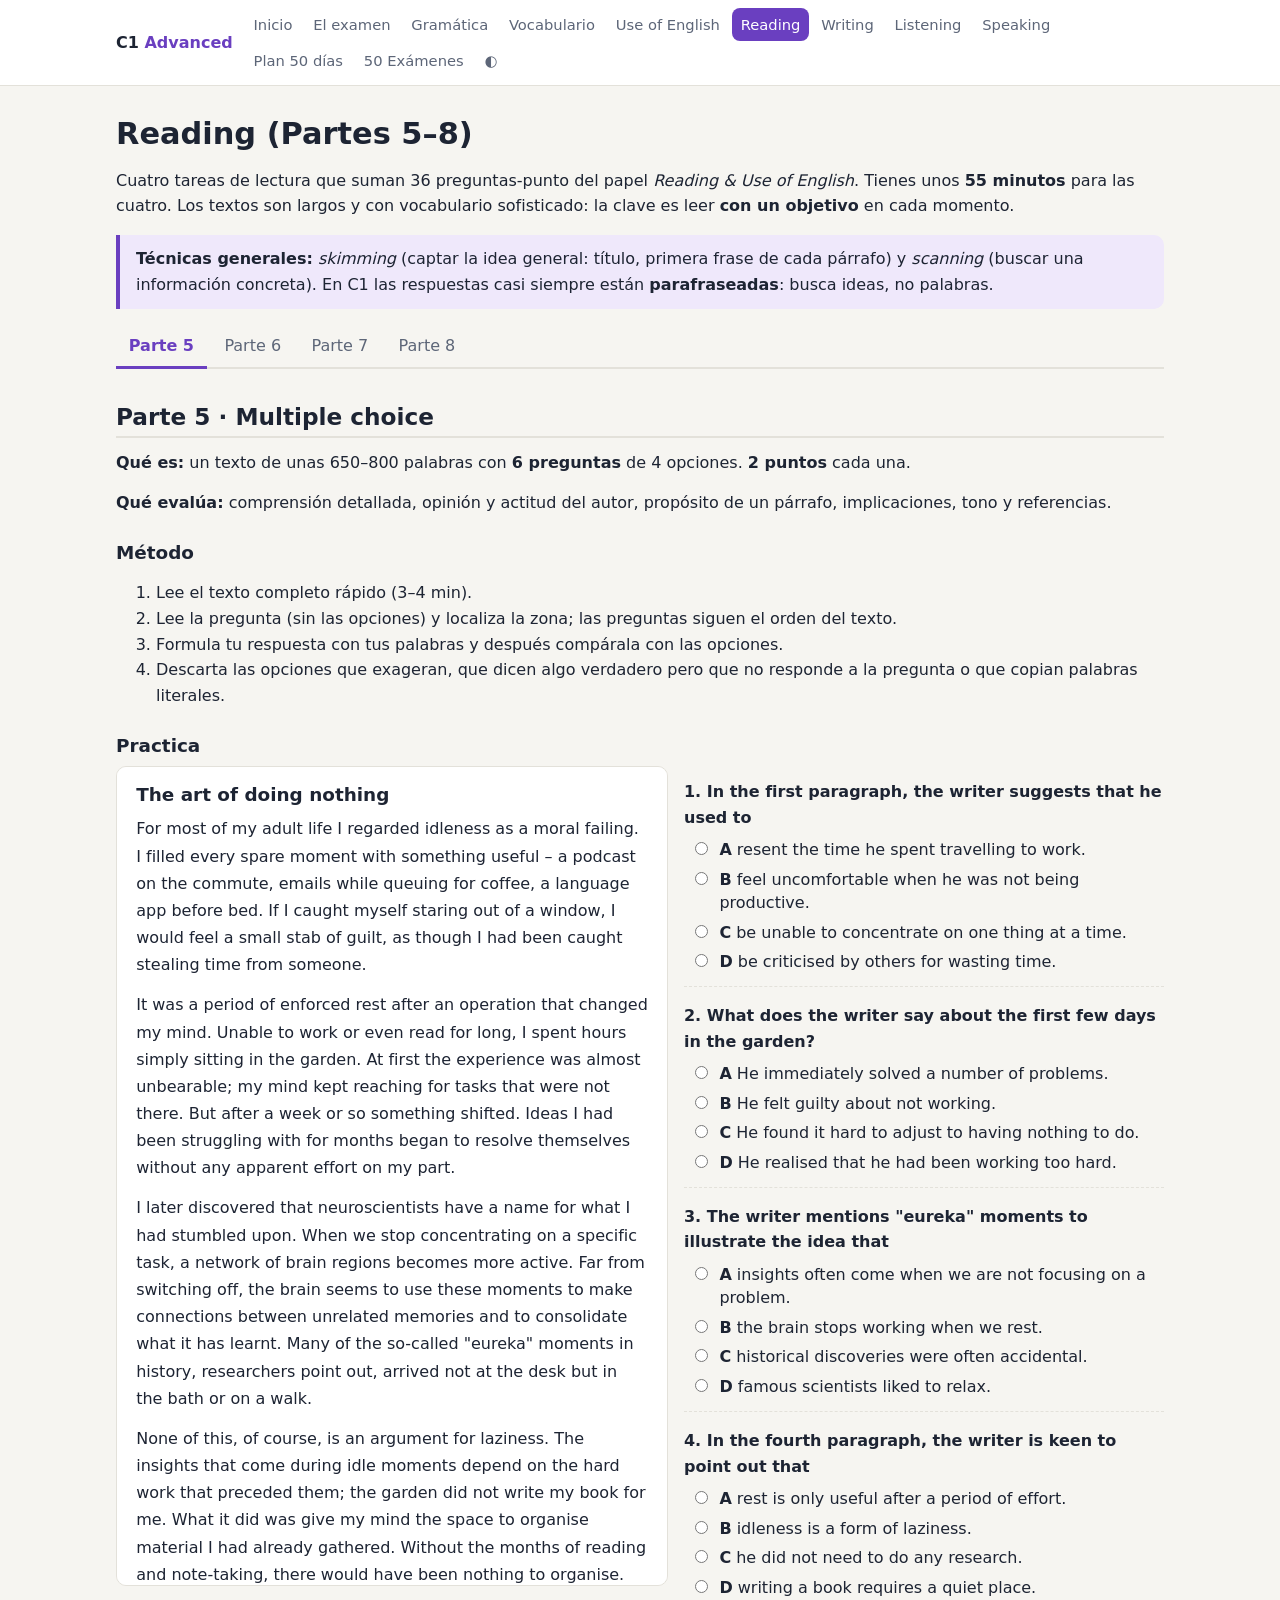
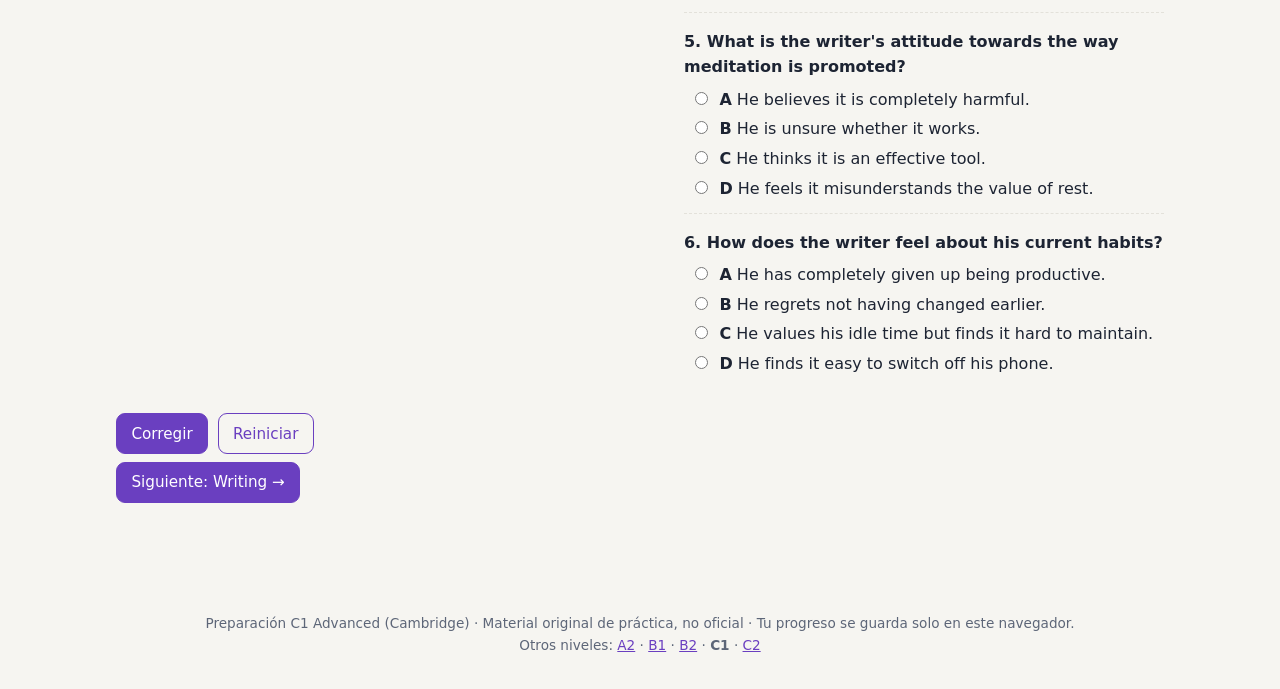
<file: reading.html>
<!doctype html>
<html lang="es">
<head>
<meta charset="utf-8"><meta name="viewport" content="width=device-width,initial-scale=1">
<title>Reading · C1 Advanced</title>
<link rel="stylesheet" href="assets/style.css">
<link rel="icon" href="data:image/svg+xml,<svg xmlns='http://www.w3.org/2000/svg' viewBox='0 0 100 100'><text y='.9em' font-size='90'>🎓</text></svg>">
</head>
<body>
<main class="wrap">
<h1>Reading (Partes 5–8)</h1>
<p>Cuatro tareas de lectura que suman 36 preguntas-punto del papel <i>Reading &amp; Use of English</i>. Tienes unos <b>55 minutos</b> para las cuatro. Los textos son largos y con vocabulario sofisticado: la clave es leer <b>con un objetivo</b> en cada momento.</p>
<div class="tip"><b>Técnicas generales:</b> <i>skimming</i> (captar la idea general: título, primera frase de cada párrafo) y <i>scanning</i> (buscar una información concreta). En C1 las respuestas casi siempre están <b>parafraseadas</b>: busca ideas, no palabras.</div>

<div class="tabs-root" id="readtabs">
<div class="tabs"><button>Parte 5</button><button>Parte 6</button><button>Parte 7</button><button>Parte 8</button></div>

<section class="tabpanel">
<h2>Parte 5 · Multiple choice</h2>
<p><b>Qué es:</b> un texto de unas 650–800 palabras con <b>6 preguntas</b> de 4 opciones. <b>2 puntos</b> cada una.</p>
<p><b>Qué evalúa:</b> comprensión detallada, opinión y actitud del autor, propósito de un párrafo, implicaciones, tono y referencias.</p>
<h3>Método</h3>
<ol>
<li>Lee el texto completo rápido (3–4 min).</li>
<li>Lee la pregunta (sin las opciones) y localiza la zona; las preguntas siguen el orden del texto.</li>
<li>Formula tu respuesta con tus palabras y después compárala con las opciones.</li>
<li>Descarta las opciones que exageran, que dicen algo verdadero pero que no responde a la pregunta o que copian palabras literales.</li>
</ol>
<h3>Practica</h3>
<div id="r5"></div>
</section>

<section class="tabpanel">
<h2>Parte 6 · Cross-text multiple matching</h2>
<p><b>Qué es:</b> cuatro textos breves (A–D) de distintos autores sobre el <b>mismo tema</b> (p. ej., cuatro críticos opinan sobre un libro). Hay <b>4 preguntas</b>, 2 puntos cada una.</p>
<p><b>Preguntas típicas:</b> <i>Which writer has a different view from the others on…? · Which writer shares B’s opinion on…? · Which writer expresses a similar view to A regarding…?</i></p>
<h3>Método</h3>
<ol>
<li>Lee las 4 preguntas y subraya el <b>aspecto</b> de cada una (p. ej., «el estilo», «la utilidad práctica»).</li>
<li>Lee cada texto y anota en una tabla qué opina cada autor sobre cada aspecto (+, −, matiz).</li>
<li>Responde comparando tu tabla: «different from the others» = el único que opina distinto.</li>
</ol>
<div class="warn">No basta con encontrar el tema en un texto: tienes que <b>comparar opiniones</b> entre textos.</div>
<h3>Practica</h3>
<div id="r6"></div>
</section>

<section class="tabpanel">
<h2>Parte 7 · Gapped text (párrafos)</h2>
<p><b>Qué es:</b> un texto de unas 800 palabras del que se han quitado <b>6 párrafos</b>. Hay 7 opciones (A–G): sobra una. <b>2 puntos</b> cada una.</p>
<h3>Método</h3>
<ol>
<li>Lee el texto principal entero (sin los párrafos) para entender la estructura y la cronología.</li>
<li>Lee los párrafos A–G y anota de qué trata cada uno.</li>
<li>Para cada hueco, mira el párrafo de <b>antes y el de después</b>: busca referencias (<i>this, these, such, the latter</i>), cambios de tiempo, contrastes (<i>however</i>) y nombres que se repiten.</li>
<li>Al final, relee el texto completo con tus respuestas para comprobar que fluye.</li>
</ol>
<h3>Practica</h3>
<div id="r7"></div>
</section>

<section class="tabpanel">
<h2>Parte 8 · Multiple matching</h2>
<p><b>Qué es:</b> un texto dividido en secciones (o varios textos breves) y <b>10 preguntas</b>. Para cada una eliges la sección que la responde. 1 punto cada una.</p>
<h3>Método</h3>
<ol>
<li>Lee las 10 preguntas primero y subraya la idea clave de cada una.</li>
<li>Lee la primera sección y comprueba qué preguntas responde. Repite con cada sección.</li>
<li>Busca <b>paráfrasis</b>: <i>«regrets a decision»</i> puede aparecer como <i>«I wish I had…»</i>.</li>
</ol>
<h3>Practica</h3>
<div id="r8"></div>
</section>
</div>
<p><a class="btn" href="writing.html">Siguiente: Writing →</a></p>
</main>
<script src="assets/app.js"></script>
<script>
const R5 = {title:'The art of doing nothing',text:`For most of my adult life I regarded idleness as a moral failing. I filled every spare moment with something useful – a podcast on the commute, emails while queuing for coffee, a language app before bed. If I caught myself staring out of a window, I would feel a small stab of guilt, as though I had been caught stealing time from someone.

It was a period of enforced rest after an operation that changed my mind. Unable to work or even read for long, I spent hours simply sitting in the garden. At first the experience was almost unbearable; my mind kept reaching for tasks that were not there. But after a week or so something shifted. Ideas I had been struggling with for months began to resolve themselves without any apparent effort on my part.

I later discovered that neuroscientists have a name for what I had stumbled upon. When we stop concentrating on a specific task, a network of brain regions becomes more active. Far from switching off, the brain seems to use these moments to make connections between unrelated memories and to consolidate what it has learnt. Many of the so-called "eureka" moments in history, researchers point out, arrived not at the desk but in the bath or on a walk.

None of this, of course, is an argument for laziness. The insights that come during idle moments depend on the hard work that preceded them; the garden did not write my book for me. What it did was give my mind the space to organise material I had already gathered. Without the months of reading and note-taking, there would have been nothing to organise.

What strikes me now is how difficult it has become to do nothing at all. Our phones ensure that there is never an empty moment, and the culture of productivity treats rest as something that must be earned or, worse, optimised. Even meditation is sold to us as a tool for better performance. I am not sure that this is entirely bad, but it does seem to miss the point.

These days I try to protect a little idleness each day. It is harder than it sounds. The temptation to fill the silence remains strong, and I am not always successful. But I have come to see those apparently empty minutes not as time wasted, but as time in which some of my most valuable work quietly gets done.`,
q:[
{q:'In the first paragraph, the writer suggests that he used to',o:['feel uncomfortable when he was not being productive.','be unable to concentrate on one thing at a time.','resent the time he spent travelling to work.','be criticised by others for wasting time.']},
{q:'What does the writer say about the first few days in the garden?',o:['He found it hard to adjust to having nothing to do.','He immediately solved a number of problems.','He felt guilty about not working.','He realised that he had been working too hard.']},
{q:'The writer mentions "eureka" moments to illustrate the idea that',o:['insights often come when we are not focusing on a problem.','famous scientists liked to relax.','the brain stops working when we rest.','historical discoveries were often accidental.']},
{q:'In the fourth paragraph, the writer is keen to point out that',o:['rest is only useful after a period of effort.','idleness is a form of laziness.','writing a book requires a quiet place.','he did not need to do any research.']},
{q:'What is the writer\'s attitude towards the way meditation is promoted?',o:['He feels it misunderstands the value of rest.','He believes it is completely harmful.','He thinks it is an effective tool.','He is unsure whether it works.']},
{q:'How does the writer feel about his current habits?',o:['He values his idle time but finds it hard to maintain.','He has completely given up being productive.','He regrets not having changed earlier.','He finds it easy to switch off his phone.']}]};
const R6 = {title:'Should homework be abolished?',intro:'Four educational experts give their views on homework.',sections:[
{h:'A · Dr Sarah Lane',t:'The evidence on homework for young children is surprisingly weak: studies show little or no link between homework and achievement in primary school. For teenagers, however, a moderate amount does appear to help, particularly when it consolidates what has been taught in class. The real problem is that homework often widens the gap between pupils, since those from wealthier families have quiet rooms and parents able to help, while others do not.'},
{h:'B · Mark Feeney',t:'Abolishing homework would be a mistake. Independent study is a skill that must be practised, and young people who never learn to organise their own work will struggle at university. For younger children, I accept, the benefits are less clear. That said, I agree that much of what is set is pointless busywork. Teachers should set less, but make it count. As for inequality, schools can solve that simply by offering supervised homework clubs.'},
{h:'C · Professor Ana Ruiz',t:'Homework places an unfair burden on disadvantaged children, who are far less likely to have the support they need at home. In this sense it reinforces existing inequalities rather than reducing them. I am not convinced, either, that it teaches independence; more often it teaches children to copy answers from the internet. Time after school would be better spent on play, sport and family life.'},
{h:'D · James Holt',t:'Whether homework is useful depends almost entirely on its quality. A well-designed task that asks students to apply what they have learnt in a new context can be extremely valuable, at any age. Unfortunately, such tasks take time to plan, and overworked teachers rarely have it. I see no evidence that homework benefits richer students more; in my experience, motivation matters far more than background.'}],
q:['Which expert has a different view from the others on whether homework increases inequality?','Which expert shares B\'s view that the problem is the type of homework set?','Which expert, like A, believes that the value of homework depends on the age of the student?','Which expert disagrees with B about whether homework develops independent learning?'],
ans:[3,3,1,2]};
const R7 = {title:'The woman who mapped the ocean floor',text:`When Marie Tharp joined the Lamont Geological Observatory in New York in 1948, women were not allowed on research ships. While her male colleagues sailed the Atlantic collecting data, she stayed behind in the office, turning their measurements into maps.

[41]

The work was painstaking. The data arrived as long rolls of paper showing the echoes of sound waves bounced off the seabed. Tharp had to convert each reading into a depth and plot it by hand, building up a picture of a landscape no one had ever seen.

[42]

Her colleague Bruce Heezen was unconvinced. Continental drift was widely dismissed at the time, and he famously described her idea as "girl talk". He asked her to redo the work, presumably hoping the valley would disappear.

[43]

Even then, it took several years for the scientific community to accept what the maps were showing. Meanwhile, Heezen received much of the credit for the discovery, giving lectures and publishing papers in which Tharp's role was barely mentioned.

[44]

The turning point came in 1977, when the pair published a complete map of the ocean floor, painted by the Austrian artist Heinrich Berann. It became one of the most famous images in the history of science and hung in classrooms all over the world.

[45]

Recognition came late. It was not until the 1990s, when she was in her eighties, that Tharp began to receive the honours she deserved. The Library of Congress named her one of the greatest cartographers of the twentieth century.

[46]`,
sents:['Many would have found this frustrating, but Tharp later said she was grateful for the opportunity. Working with the data rather than collecting it allowed her to see the bigger picture that others missed.','As the profiles accumulated, she noticed something remarkable: a deep valley running along the centre of the Mid-Atlantic Ridge. To Tharp, this could only mean one thing – that the sea floor was spreading apart, just as the controversial theory of continental drift predicted.','She did, and it did not. Moreover, when the location of underwater earthquakes was plotted on the same map, they fell exactly along the valley. Heezen was finally persuaded.','Tharp did not complain publicly. Partly this was a matter of character; she had little interest in fame. But it also reflected the realities of the time, when a woman in science had to choose her battles carefully.','For the first time, ordinary people could see what lay beneath the waves: vast mountain ranges, deep trenches and the great rift that encircles the planet like the seam of a baseball.','Today, satellite measurements have refined her maps in extraordinary detail, but their basic outline remains unchanged. Not bad, she once remarked, for someone who spent most of her career behind a desk.','Tharp eventually went on several research voyages herself in the 1960s, collecting data off the coast of Africa.']};
const R8 = {title:'Changing careers',intro:'Four people describe how they changed career in mid-life.',sections:[
{h:'A · Helen, from banker to baker',t:'I spent fifteen years in investment banking and, by any normal measure, I was successful. But I dreaded Monday mornings. The decision to leave was not sudden; I took evening classes in baking for two years before handing in my notice. My family thought I had lost my mind. The first year of running the bakery was financially terrifying, and I still work longer hours than I did at the bank. The difference is that I no longer count them.'},
{h:'B · Tom, from lawyer to nurse',t:'My father was a nurse, and I suppose I had always admired what he did, though I went into law because it seemed the sensible choice. When he fell ill and I spent weeks in hospital with him, I realised how much I wanted to do that kind of work. Retraining at forty-two was humbling: most of my fellow students were half my age and far quicker at picking things up. I took a huge drop in salary, but I have never once regretted it.'},
{h:'C · Priya, from teacher to software developer',t:'I loved teaching, but the workload was crushing me. I had always been good with computers, so I signed up for an intensive coding course. To my surprise, many of the skills I had developed in the classroom – explaining complex ideas simply, managing people, staying calm under pressure – turned out to be extremely useful in a tech company. I earn considerably more now, but I do sometimes miss the children.'},
{h:'D · Daniel, from engineer to photographer',t:'The change happened almost by accident. A few of my photographs went viral online, and I began to receive commissions. For a while I tried to do both jobs, which was exhausting. Eventually my wife persuaded me to take the risk. Looking back, I wish I had made the jump earlier; I wasted years being afraid. The income is unpredictable, but I have learnt to live with uncertainty.'}],
q:['Who prepared gradually for the career change?','Who was inspired by a member of their family?','Who found that experience from their previous job was relevant?','Who was encouraged by their partner to change?','Who mentions that the people around them disapproved?','Who felt less capable than others while retraining?','Who regrets not changing career sooner?','Who now earns more than before?','Who says they work more hours but do not mind?','Who mentions feeling nostalgic about their old job?'],
ans:[0,1,2,3,0,1,3,2,0,2]};
document.addEventListener('DOMContentLoaded', () => {
  practice($('#r5'), 'p5', R5);
  practice($('#r6'), 'p7', R6);
  practice($('#r7'), 'p6', {...R7, paras:true});
  practice($('#r8'), 'p7', R8);
});
</script>
</body>
</html>
</file>
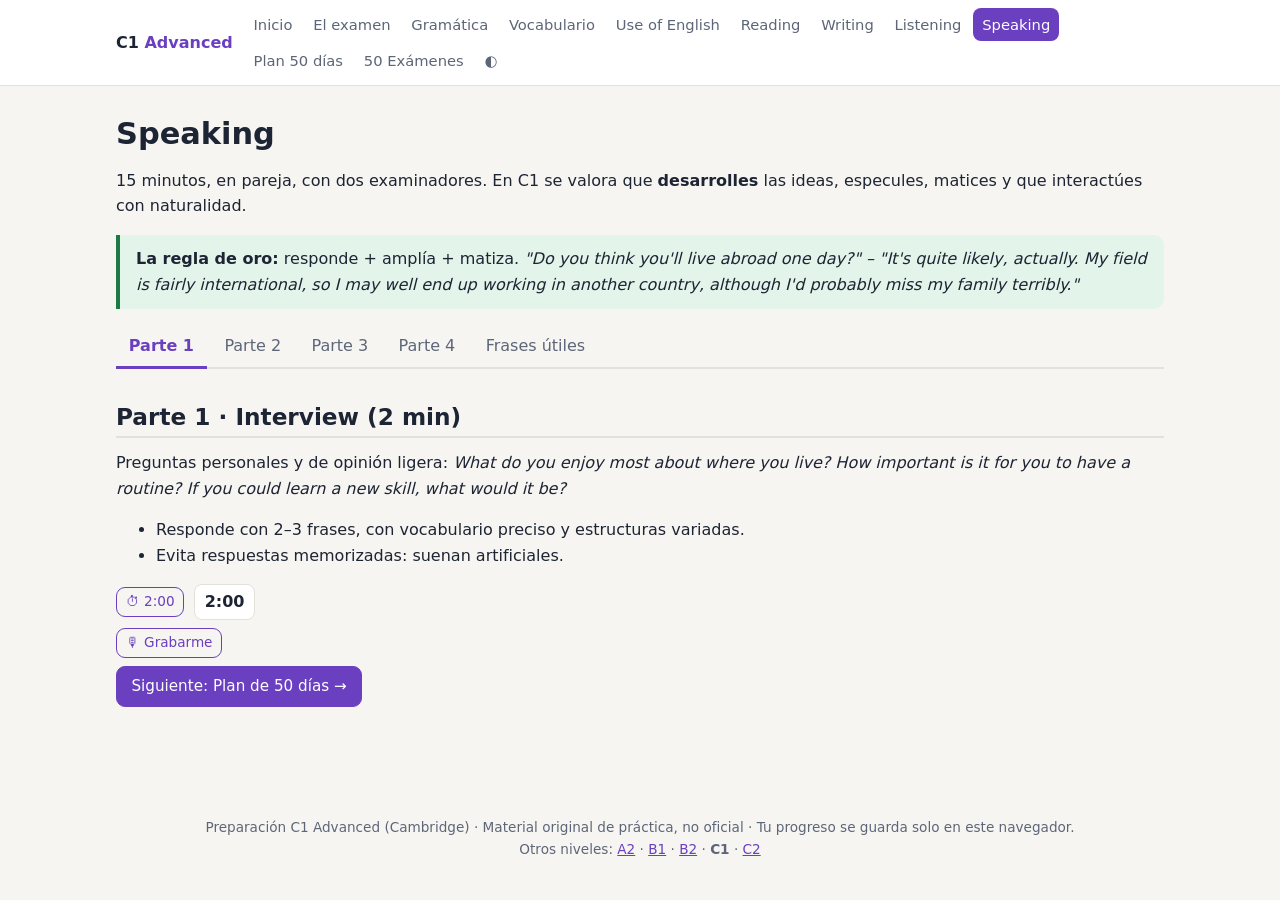
<file: speaking.html>
<!doctype html>
<html lang="es">
<head>
<meta charset="utf-8"><meta name="viewport" content="width=device-width,initial-scale=1">
<title>Speaking · C1 Advanced</title>
<link rel="stylesheet" href="assets/style.css">
<link rel="icon" href="data:image/svg+xml,<svg xmlns='http://www.w3.org/2000/svg' viewBox='0 0 100 100'><text y='.9em' font-size='90'>🎓</text></svg>">
</head>
<body>
<main class="wrap">
<h1>Speaking</h1>
<p>15 minutos, en pareja, con dos examinadores. En C1 se valora que <b>desarrolles</b> las ideas, especules, matices y que interactúes con naturalidad.</p>
<div class="key"><b>La regla de oro:</b> responde + amplía + matiza. <i>"Do you think you'll live abroad one day?" – "It's quite likely, actually. My field is fairly international, so I may well end up working in another country, although I'd probably miss my family terribly."</i></div>

<div class="tabs-root" id="stabs">
<div class="tabs"><button>Parte 1</button><button>Parte 2</button><button>Parte 3</button><button>Parte 4</button><button>Frases útiles</button></div>

<section class="tabpanel">
<h2>Parte 1 · Interview (2 min)</h2>
<p>Preguntas personales y de opinión ligera: <i>What do you enjoy most about where you live? How important is it for you to have a routine? If you could learn a new skill, what would it be?</i></p>
<ul><li>Responde con 2–3 frases, con vocabulario preciso y estructuras variadas.</li><li>Evita respuestas memorizadas: suenan artificiales.</li></ul>
<div id="t1"></div>
</section>

<section class="tabpanel">
<h2>Parte 2 · Long turn (1 min + 30 s)</h2>
<p>Te dan <b>tres fotos</b> y dos preguntas. Eliges <b>dos</b> fotos y hablas 1 minuto <b>comparándolas</b> y respondiendo a las preguntas. Después comentas brevemente (30 s) las fotos de tu compañero.</p>
<ol><li>Elige rápido las dos fotos más fáciles de comparar.</li><li>No describas: <b>compara y especula</b>: <i>Whereas the people in this picture seem…, those in the other one are probably…</i></li><li>Responde a las <b>dos</b> preguntas.</li></ol>
<div class="tip"><b>Especular:</b> <i>They may well be… · I’d imagine that… · It looks as though… · Judging by their expressions, … · Presumably…</i></div>
<div id="t2"></div>
</section>

<section class="tabpanel">
<h2>Parte 3 · Collaborative task (2 + 1 min)</h2>
<p>Una pregunta central con 5 ideas. Hablas con tu compañero 2 minutos sobre las ideas y después tenéis 1 minuto para <b>tomar una decisión</b>.</p>
<ul><li>No decidas en los 2 primeros minutos: comenta varias ideas en profundidad.</li><li>Invita a tu compañero: <i>What’s your take on…? · Would you agree that…?</i></li><li>En el minuto final, negocia: <i>So, if we had to choose… · I could go along with that, although…</i></li></ul>
<div id="t3"></div>
</section>

<section class="tabpanel">
<h2>Parte 4 · Discussion (5 min)</h2>
<p>Preguntas abstractas relacionadas con la Parte 3: <i>Do you think governments should…? Is it inevitable that…?</i> Puedes responder tú solo o comentar lo que dice tu compañero.</p>
<ul><li>Da una opinión matizada, con razones y ejemplos.</li><li>Reacciona a tu compañero: <i>That’s a fair point, but… · Building on what you said…</i></li></ul>
<div id="t4"></div>
</section>

<section class="tabpanel">
<h2>Frases útiles</h2>
<div class="table-wrap"><table>
<tr><th>Función</th><th>Frases</th></tr>
<tr><td>Opinar</td><td>As far as I’m concerned… · I’m inclined to think… · I’d go so far as to say…</td></tr>
<tr><td>Matizar</td><td>To some extent… · That depends on… · Up to a point, yes, but…</td></tr>
<tr><td>Acuerdo</td><td>I couldn’t agree more. · That’s exactly how I see it.</td></tr>
<tr><td>Desacuerdo</td><td>I see where you’re coming from, but… · I’m not entirely convinced that…</td></tr>
<tr><td>Ganar tiempo</td><td>That’s an interesting question… · Let me think about that for a moment…</td></tr>
<tr><td>Decidir</td><td>Shall we go for…? · It seems we both feel that… · Let’s agree to disagree.</td></tr>
</table></div>
</section>
</div>
<p><a class="btn" href="plan.html">Siguiente: Plan de 50 días →</a></p>
</main>
<script src="assets/app.js"></script>
<script>
document.addEventListener('DOMContentLoaded', () => {
  $('#t1').append(timer(120), recorder());
  $('#t2').append(timer(60), recorder());
  $('#t3').append(timer(180), recorder());
  $('#t4').append(timer(300), recorder());
});
</script>
</body>
</html>
</file>
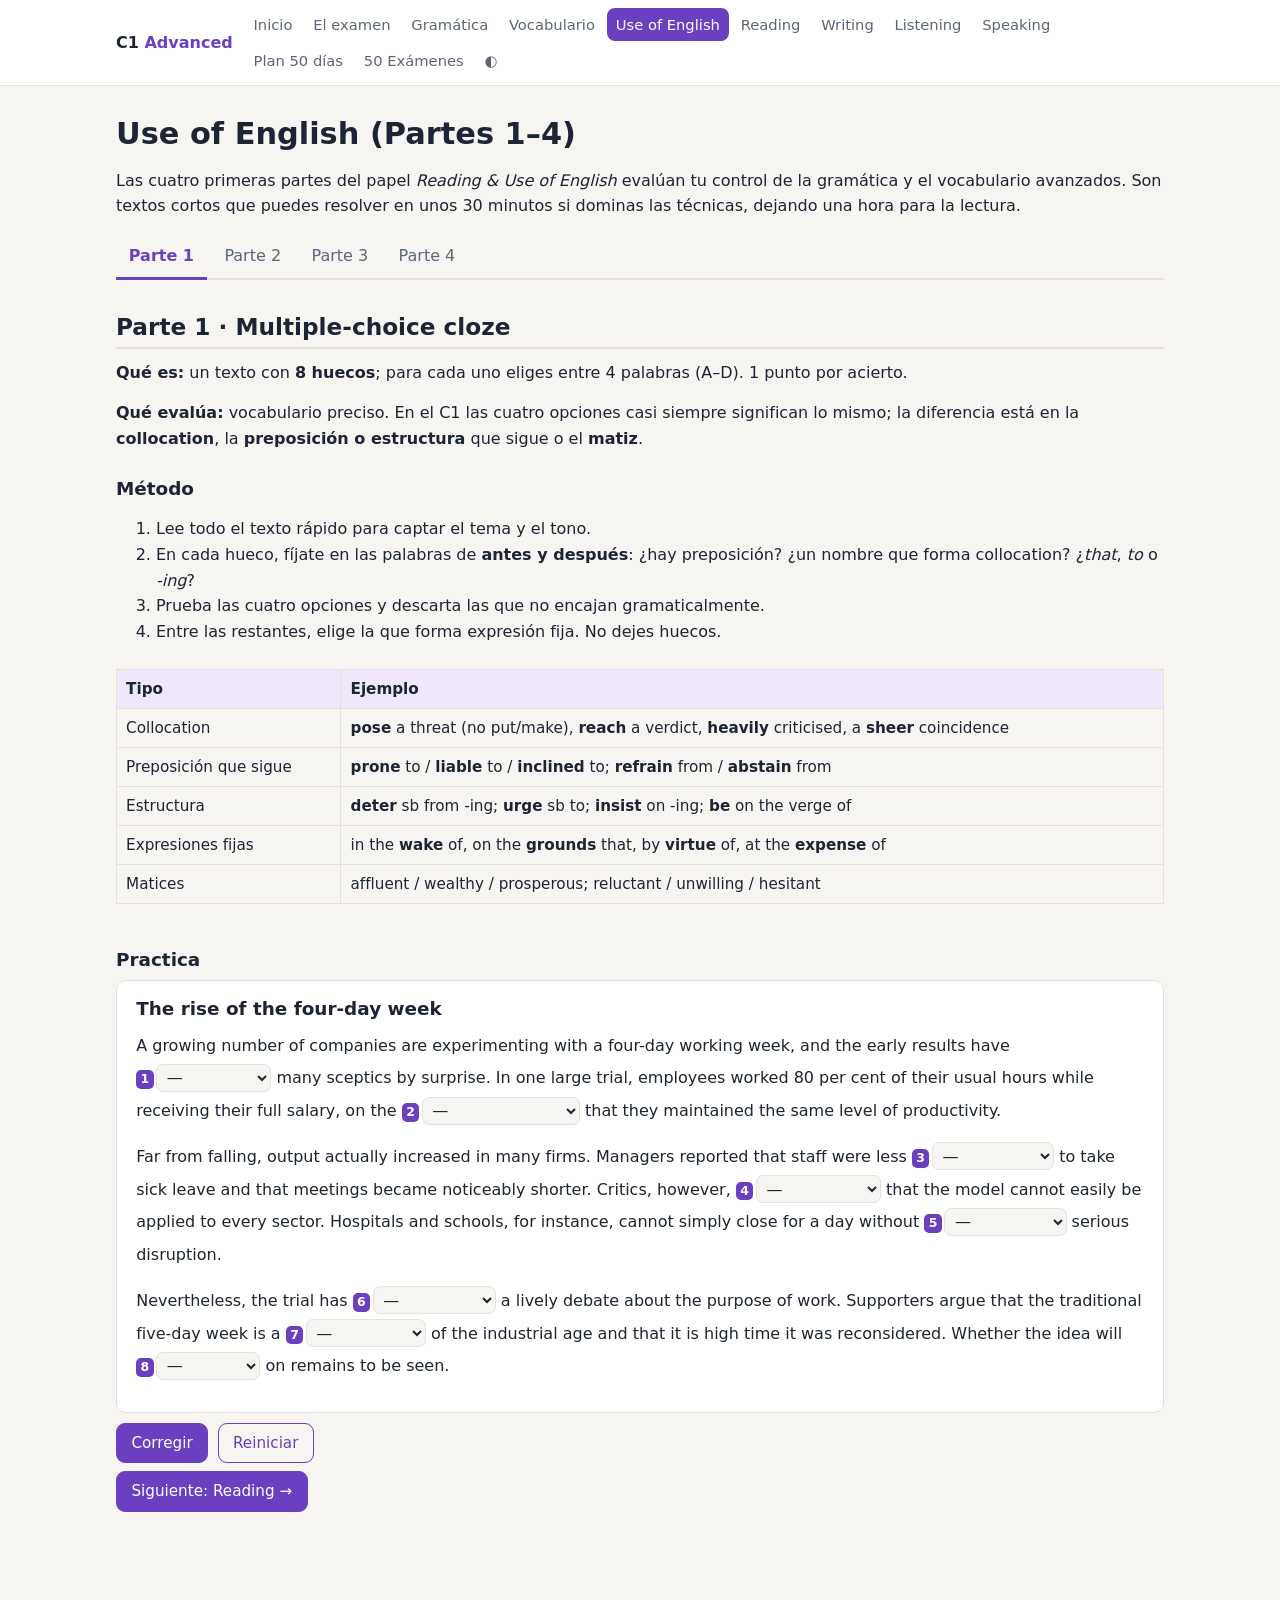
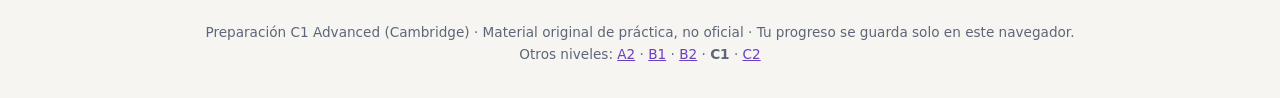
<file: use-of-english.html>
<!doctype html>
<html lang="es">
<head>
<meta charset="utf-8"><meta name="viewport" content="width=device-width,initial-scale=1">
<title>Use of English · C1 Advanced</title>
<link rel="stylesheet" href="assets/style.css">
<link rel="icon" href="data:image/svg+xml,<svg xmlns='http://www.w3.org/2000/svg' viewBox='0 0 100 100'><text y='.9em' font-size='90'>🎓</text></svg>">
</head>
<body>
<main class="wrap">
<h1>Use of English (Partes 1–4)</h1>
<p>Las cuatro primeras partes del papel <i>Reading &amp; Use of English</i> evalúan tu control de la gramática y el vocabulario avanzados. Son textos cortos que puedes resolver en unos 30 minutos si dominas las técnicas, dejando una hora para la lectura.</p>

<div class="tabs-root" id="uoetabs">
<div class="tabs"><button>Parte 1</button><button>Parte 2</button><button>Parte 3</button><button>Parte 4</button></div>

<section class="tabpanel">
<h2>Parte 1 · Multiple-choice cloze</h2>
<p><b>Qué es:</b> un texto con <b>8 huecos</b>; para cada uno eliges entre 4 palabras (A–D). 1 punto por acierto.</p>
<p><b>Qué evalúa:</b> vocabulario preciso. En el C1 las cuatro opciones casi siempre significan lo mismo; la diferencia está en la <b>collocation</b>, la <b>preposición o estructura</b> que sigue o el <b>matiz</b>.</p>
<h3>Método</h3>
<ol>
<li>Lee todo el texto rápido para captar el tema y el tono.</li>
<li>En cada hueco, fíjate en las palabras de <b>antes y después</b>: ¿hay preposición? ¿un nombre que forma collocation? ¿<i>that</i>, <i>to</i> o <i>-ing</i>?</li>
<li>Prueba las cuatro opciones y descarta las que no encajan gramaticalmente.</li>
<li>Entre las restantes, elige la que forma expresión fija. No dejes huecos.</li>
</ol>
<div class="table-wrap"><table>
<tr><th>Tipo</th><th>Ejemplo</th></tr>
<tr><td>Collocation</td><td><b>pose</b> a threat (no put/make), <b>reach</b> a verdict, <b>heavily</b> criticised, a <b>sheer</b> coincidence</td></tr>
<tr><td>Preposición que sigue</td><td><b>prone</b> to / <b>liable</b> to / <b>inclined</b> to; <b>refrain</b> from / <b>abstain</b> from</td></tr>
<tr><td>Estructura</td><td><b>deter</b> sb from -ing; <b>urge</b> sb to; <b>insist</b> on -ing; <b>be</b> on the verge of</td></tr>
<tr><td>Expresiones fijas</td><td>in the <b>wake</b> of, on the <b>grounds</b> that, by <b>virtue</b> of, at the <b>expense</b> of</td></tr>
<tr><td>Matices</td><td>affluent / wealthy / prosperous; reluctant / unwilling / hesitant</td></tr>
</table></div>
<h3>Practica</h3>
<div id="u1"></div>
</section>

<section class="tabpanel">
<h2>Parte 2 · Open cloze</h2>
<p><b>Qué es:</b> un texto con <b>8 huecos</b> sin opciones. Escribes <b>una sola palabra</b>. 1 punto por acierto; la ortografía cuenta.</p>
<p><b>Qué evalúa:</b> palabras gramaticales y, sobre todo en C1, <b>estructuras fijas</b>.</p>
<div class="table-wrap"><table>
<tr><th>Estructura</th><th>Ejemplo</th></tr>
<tr><td>Inversión</td><td><b>Little</b> did they know… · <b>Not</b> until… · <b>Only</b> then…</td></tr>
<tr><td>Concesión</td><td><b>Much</b> as I admire him… · <b>However</b> hard she tried… · <b>No</b> matter how…</td></tr>
<tr><td>Expresiones</td><td>as <b>far</b> as … is concerned · <b>by</b> no means · <b>for</b> the sake of · <b>in</b> spite of · <b>on</b> the whole · <b>let</b> alone</td></tr>
<tr><td>Comparación</td><td><b>the</b> more…, the more · <b>nowhere</b> near as · <b>all</b> the more</td></tr>
<tr><td>Relativos y pronombres</td><td><b>whereby</b> · <b>whose</b> · <b>none</b> of which · <b>such</b> as · <b>it</b> (sujeto vacío)</td></tr>
</table></div>
<div class="warn"><b>Cuidado:</b> nunca escribas contracciones (<i>don’t</i> = 2 palabras). Mira siempre la frase siguiente: muchas respuestas dependen de ella (<i>no sooner … than</i>, <i>not only … but</i>).</div>
<h3>Practica</h3>
<div id="u2"></div>
</section>

<section class="tabpanel">
<h2>Parte 3 · Word formation</h2>
<p><b>Qué es:</b> un texto con <b>8 huecos</b>; a la derecha de cada línea hay una palabra en mayúsculas que debes transformar. 1 punto por acierto.</p>
<h3>Método</h3>
<ol>
<li>Decide la <b>categoría gramatical</b>: tras un artículo → nombre; antes de un nombre → adjetivo; modificando un verbo o adjetivo → adverbio.</li>
<li>Comprueba si el sentido es <b>negativo</b> (prefijo) o si hace falta <b>plural</b>.</li>
<li>En C1 suelen hacer falta <b>dos cambios</b>: <i>DEPEND → independently</i>, <i>EXPECT → unexpectedly</i>.</li>
<li>Vigila la ortografía: <i>argument</i> (no argue-ment), <i>pronunciation</i> (no pronounce-iation), <i>maintenance</i>.</li>
</ol>
<p>Repasa las familias de palabras en <a href="vocabulario.html">Vocabulario → Word formation</a>.</p>
<h3>Practica</h3>
<div id="u3"></div>
</section>

<section class="tabpanel">
<h2>Parte 4 · Key word transformation</h2>
<p><b>Qué es:</b> 6 frases. Completas la segunda para que signifique lo mismo que la primera, usando la palabra clave <b>sin cambiarla</b> y entre <b>3 y 6 palabras</b> (contracciones = 2). Hasta 2 puntos por frase.</p>
<h3>Qué se examina</h3>
<div class="table-wrap"><table>
<tr><th>Tipo</th><th>Ejemplo</th></tr>
<tr><td>Phrasal verbs / expresiones</td><td>She cancelled the meeting. (CALLED) → She <b>called off the meeting</b>.</td></tr>
<tr><td>Inversión</td><td>I had never seen such chaos. (NEVER) → <b>Never had I seen</b> such chaos.</td></tr>
<tr><td>Pasiva impersonal</td><td>People say he is a genius. (SAID) → He <b>is said to be</b> a genius.</td></tr>
<tr><td>Modales en pasado</td><td>I’m sure she forgot. (MUST) → She <b>must have forgotten</b>.</td></tr>
<tr><td>Nominalización</td><td>He was disappointed that… (DISAPPOINTMENT) → <b>To his disappointment</b>, …</td></tr>
<tr><td>Idioms</td><td>I couldn’t decide. (MINDS) → I <b>was in two minds</b>.</td></tr>
</table></div>
<div class="tip"><b>Puntuación:</b> cada respuesta tiene dos «mitades» que valen 1 punto. Aunque no sepas una parte, escribe la otra correctamente: puedes ganar 1 punto.</div>
<h3>Practica</h3>
<div id="u4"></div>
</section>
</div>
<p><a class="btn" href="reading.html">Siguiente: Reading →</a></p>
</main>
<script src="assets/app.js"></script>
<script>
const U1 = {title:'The rise of the four-day week',text:`A growing number of companies are experimenting with a four-day working week, and the early results have [1] many sceptics by surprise. In one large trial, employees worked 80 per cent of their usual hours while receiving their full salary, on the [2] that they maintained the same level of productivity.

Far from falling, output actually increased in many firms. Managers reported that staff were less [3] to take sick leave and that meetings became noticeably shorter. Critics, however, [4] that the model cannot easily be applied to every sector. Hospitals and schools, for instance, cannot simply close for a day without [5] serious disruption.

Nevertheless, the trial has [6] a lively debate about the purpose of work. Supporters argue that the traditional five-day week is a [7] of the industrial age and that it is high time it was reconsidered. Whether the idea will [8] on remains to be seen.`,
opts:[['taken','caught','held','got'],['condition','term','basis','requirement'],['prone','likely','apt','inclined'],['contend','dispute','debate','pretend'],['causing','making','doing','raising'],['sparked','lit','fired','burned'],['relic','remain','residue','ruin'],['catch','take','pick','hold']],
exp:['Take sb by surprise = pillar por sorpresa.','On the condition that = con la condición de que.','Less likely to + inf.; prone va con to + nombre.','Contend that = sostener que.','Cause disruption.','Spark a debate = desatar un debate.','A relic of = una reliquia de (algo anticuado).','Catch on = ponerse de moda.']};
const U2 = {title:'Learning to fail',text:`Most of us have been brought up to see failure as something to be avoided at all costs. [9] is hardly surprising, then, that many people find it difficult to take risks. Yet psychologists increasingly argue that the ability to fail well is [10] of the most valuable skills we can develop.

Consider the inventor James Dyson, [11] produced over five thousand prototypes before finally creating a vacuum cleaner that worked. Had he given up after the first few attempts, [12] would ever have heard of him. Far [13] being discouraged by each setback, he treated it as a source of information.

[14] matter how talented we are, we will all experience failure at some point. What matters is not [15] much we fail, but how we respond. Children who are praised for effort rather than intelligence tend to persevere [16] longer when a task becomes difficult.`,
ans:[['It'],['one'],['who'],['nobody','no one'],['from'],['No'],['how'],['much','far']],
exp:['Sujeto vacío: It is hardly surprising that…','One of the most… + plural.','Relativo para personas en oración explicativa.','Had he given up = condicional invertido; nobody/no one would have…','Far from + -ing = lejos de.','No matter how = por mucho que.','How much = cuánto.','Much/far + comparativo para intensificar.']};
const U3 = {title:'Citizen science',text:`Thanks to the internet, ordinary people are now making a [17] contribution to scientific research. In so-called citizen science projects, [18] with no formal training help professionals collect and analyse data.

The [19] of these projects is remarkable. Volunteers have classified millions of galaxies, counted birds in their gardens and even helped to map the [20] of the human brain. Scientists admit that, without this help, many projects would be [21] expensive.

Some researchers initially had [22] about the accuracy of the data. However, studies have shown that, when tasks are well designed, the results are [23] comparable with those of experts. For many participants, the greatest reward is the feeling that they are contributing, however [24], to human knowledge.`,
stems:['SIGNIFY','PARTICIPATE','SCALE','COMPLEX','PROHIBIT','RESERVE','REMARK','MODEST'],
ans:[['significant'],['participants'],['scale'],['complexity','complexities'],['prohibitively'],['reservations'],['remarkably'],['modestly']],
exp:['Adjetivo antes de nombre.','Nombre de persona, plural.','El nombre no cambia: scale.','Nombre abstracto.','Adverbio que modifica a expensive.','Have reservations = tener dudas (plural).','Adverbio que modifica a comparable.','However + adverbio: por modestamente que sea.']};
const U4 = [
 {s1:'They postponed the conference because too few people had registered.',key:'PUT',s2:'The conference ___ because too few people had registered.',ans:['was put off','had to be put off','had been put off'],exp:'Put off = aplazar, en pasiva.'},
 {s1:'I had no idea that the shop had closed down.',key:'AWARE',s2:'I ___ the shop had closed down.',ans:['was not aware that','wasn\'t aware that','was unaware that'],exp:'Be aware that…'},
 {s1:'As soon as we arrived, the rain started.',key:'SOONER',s2:'No ___ than the rain started.',ans:['sooner had we arrived'],exp:'No sooner had + sujeto + part. … than.'},
 {s1:'It is thought that the painting was stolen by an employee.',key:'HAVE',s2:'The painting is thought ___ by an employee.',ans:['to have been stolen'],exp:'Infinitivo perfecto pasivo.'},
 {s1:'I couldn\'t decide whether to accept the offer.',key:'MINDS',s2:'I ___ about whether to accept the offer.',ans:['was in two minds'],exp:'Be in two minds = estar indeciso.'},
 {s1:'Her parents were very disappointed when she left university.',key:'DISAPPOINTMENT',s2:'Much ___ parents, she left university.',ans:['to the disappointment of her'],exp:'Much to the disappointment of… / Much to her parents\' disappointment.'}];
document.addEventListener('DOMContentLoaded', () => {
  practice($('#u1'), 'p1', U1);
  practice($('#u2'), 'open', U2);
  practice($('#u3'), 'open', U3);
  practice($('#u4'), 'p4', U4);
});
</script>
</body>
</html>
</file>
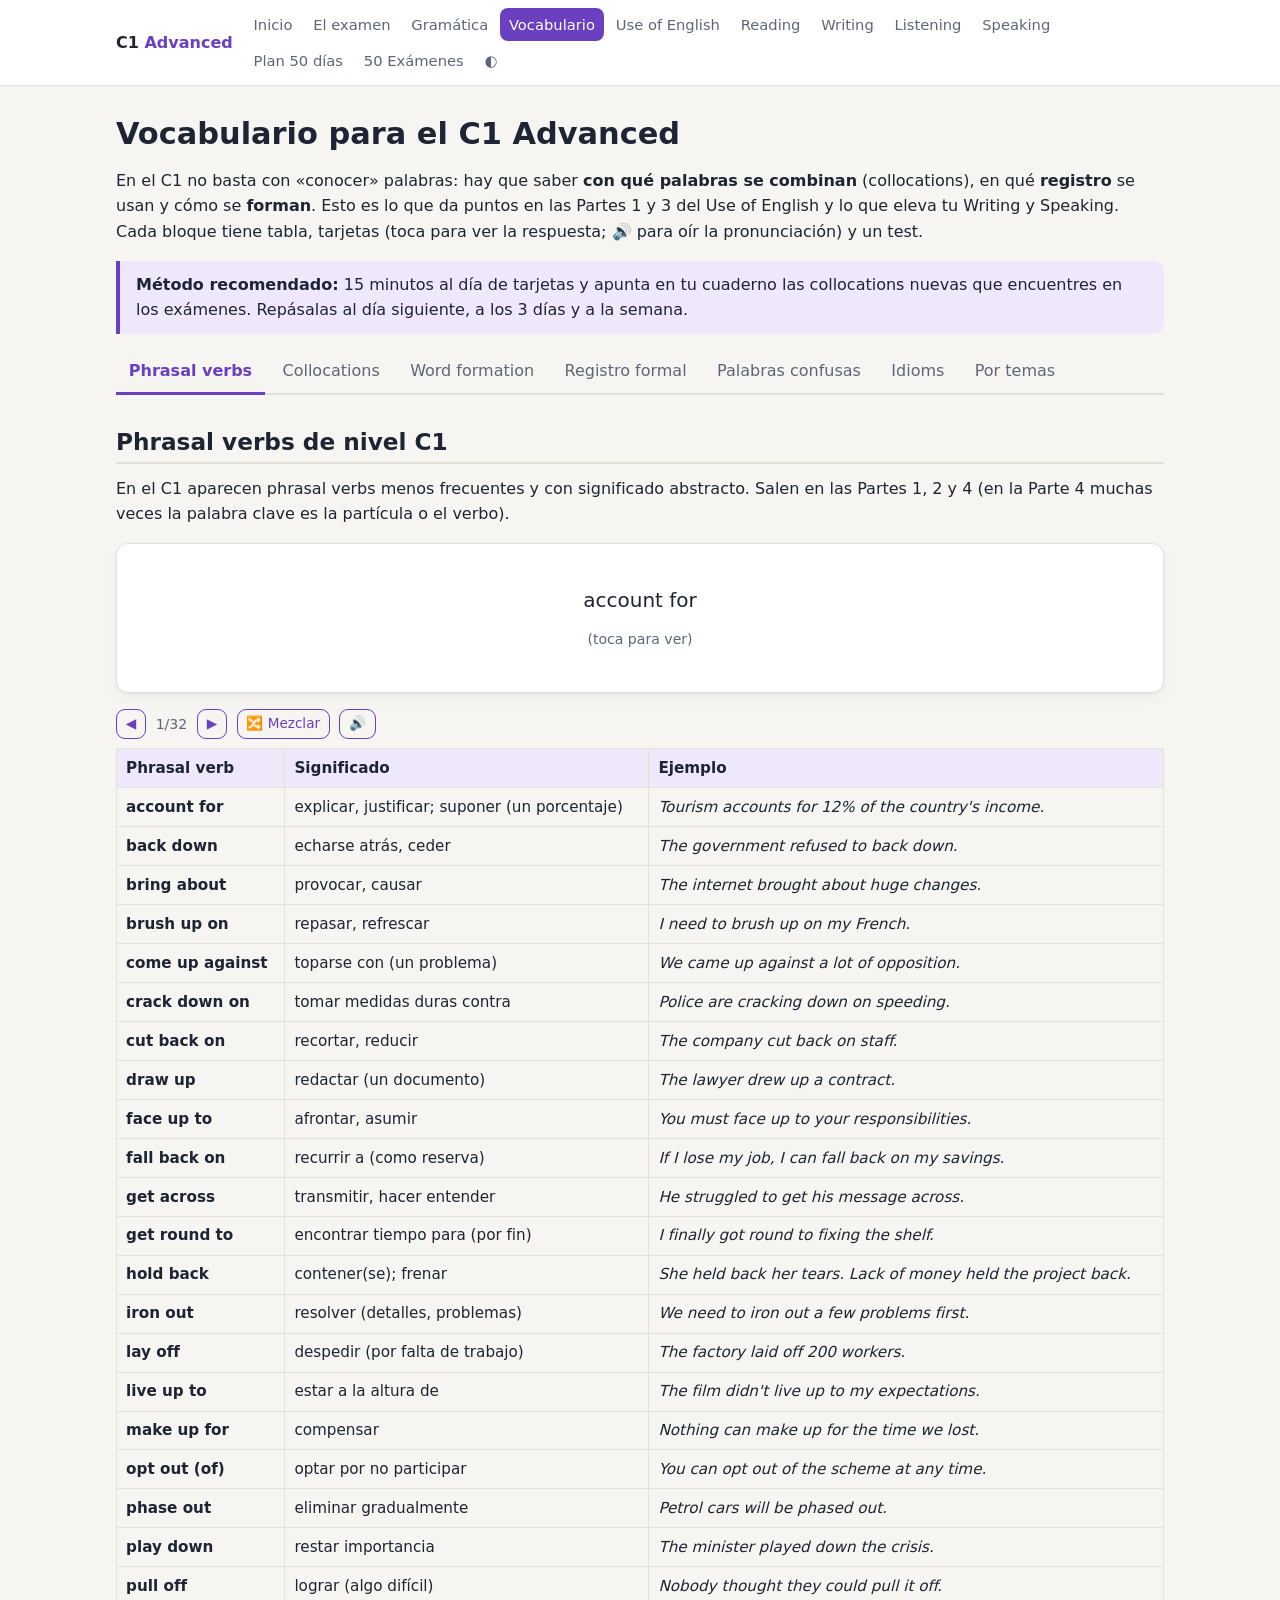
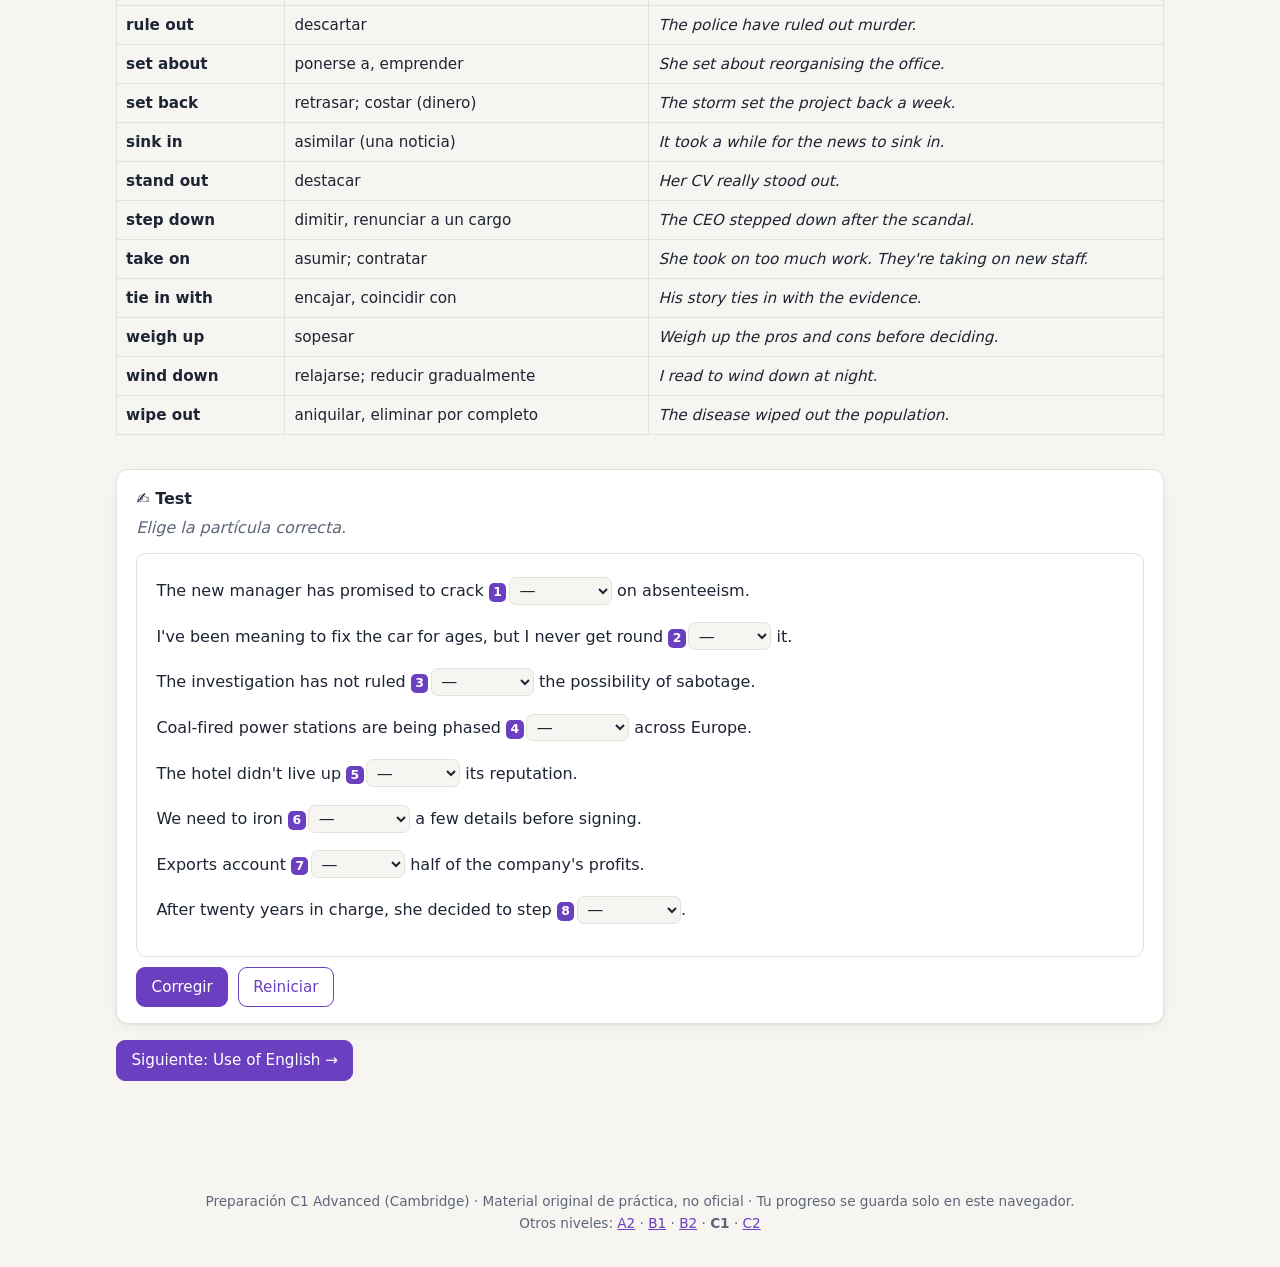
<file: vocabulario.html>
<!doctype html>
<html lang="es">
<head>
<meta charset="utf-8"><meta name="viewport" content="width=device-width,initial-scale=1">
<title>Vocabulario C1 Advanced</title>
<link rel="stylesheet" href="assets/style.css">
<link rel="icon" href="data:image/svg+xml,<svg xmlns='http://www.w3.org/2000/svg' viewBox='0 0 100 100'><text y='.9em' font-size='90'>🎓</text></svg>">
</head>
<body>
<main class="wrap">
<h1>Vocabulario para el C1 Advanced</h1>
<p>En el C1 no basta con «conocer» palabras: hay que saber <b>con qué palabras se combinan</b> (collocations), en qué <b>registro</b> se usan y cómo se <b>forman</b>. Esto es lo que da puntos en las Partes 1 y 3 del Use of English y lo que eleva tu Writing y Speaking. Cada bloque tiene tabla, tarjetas (toca para ver la respuesta; 🔊 para oír la pronunciación) y un test.</p>
<div class="tip"><b>Método recomendado:</b> 15 minutos al día de tarjetas y apunta en tu cuaderno las collocations nuevas que encuentres en los exámenes. Repásalas al día siguiente, a los 3 días y a la semana.</div>

<div class="tabs-root" id="vocabtabs">
<div class="tabs">
  <button>Phrasal verbs</button><button>Collocations</button><button>Word formation</button><button>Registro formal</button><button>Palabras confusas</button><button>Idioms</button><button>Por temas</button>
</div>

<section class="tabpanel">
  <h2>Phrasal verbs de nivel C1</h2>
  <p>En el C1 aparecen phrasal verbs menos frecuentes y con significado abstracto. Salen en las Partes 1, 2 y 4 (en la Parte 4 muchas veces la palabra clave es la partícula o el verbo).</p>
  <div id="pv-flash"></div>
  <div class="table-wrap" id="pv-table"></div>
  <div class="card"><b>✍ Test</b><p class="instr">Elige la partícula correcta.</p><div id="pv-quiz"></div></div>
</section>

<section class="tabpanel">
  <h2>Collocations</h2>
  <p>La Parte 1 del C1 se basa casi por completo en collocations: las cuatro opciones significan algo parecido, pero solo una «suena» natural con la palabra de al lado. Apréndelas en bloque.</p>
  <div id="col-table"></div>
  <div class="card"><b>✍ Test</b><p class="instr">Elige la palabra que forma la collocation.</p><div id="col-quiz"></div></div>
</section>

<section class="tabpanel">
  <h2>Formación de palabras (Parte 3)</h2>
  <p>En el C1 la palabra suele necesitar <b>dos cambios</b>: prefijo negativo + sufijo (<i>RELY → unreliable</i>), sufijo + adverbio (<i>CONSIDER → considerably</i>) o cambios internos (<i>STRONG → strengthen</i>).</p>
  <div class="table-wrap"><table>
  <tr><th>Truco</th><th>Ejemplos</th></tr>
  <tr><td>Prefijos negativos menos habituales</td><td>ir-relevant, il-legible, im-mature, in-escapable, non-existent, mal-function, dis-proportionate</td></tr>
  <tr><td>Prefijos de grado</td><td>over-whelming, under-estimate, out-number, mis-interpret, counter-productive</td></tr>
  <tr><td>Nombres abstractos</td><td>-hood (likelihood), -ship (hardship), -dom (wisdom), -ance/-ence (reluctance, persistence), -ity (anonymity)</td></tr>
  <tr><td>Verbos con -en / en-</td><td>widen, lengthen, sharpen, enlarge, endanger, enrich, entitle</td></tr>
  <tr><td>Participios como adjetivos</td><td>unprecedented, unforeseen, outstanding, far-reaching, long-standing</td></tr>
  </table></div>
  <div id="wf-table"></div>
  <div class="card"><b>✍ Test</b><p class="instr">Forma la palabra correcta a partir de la palabra en mayúsculas.</p><div id="wf-quiz"></div></div>
</section>

<section class="tabpanel">
  <h2>Registro formal</h2>
  <p>El essay, el report y la proposal exigen registro formal; la review y el email pueden ser más neutros. Cambiar un phrasal verb informal por su equivalente formal es una forma rápida de subir la nota de <i>Communicative Achievement</i>.</p>
  <div id="reg-table"></div>
  <div class="tip">Otros recursos formales: pasiva impersonal (<i>It is widely believed that…</i>), nominalización (<i>The decision to close the library…</i> en vez de <i>They decided to close…</i>) y evitar contracciones.</div>
</section>

<section class="tabpanel">
  <h2>Palabras confusas y falsos amigos</h2>
  <div id="conf-table"></div>
  <div class="card"><b>✍ Test</b><div id="conf-quiz"></div></div>
</section>

<section class="tabpanel">
  <h2>Idioms y expresiones</h2>
  <p>Úsalos con moderación en Speaking y en textos semiformales (review, email). Salen a menudo en la Parte 4 del Use of English.</p>
  <div id="idiom-flash"></div>
  <div id="idiom-table"></div>
</section>

<section class="tabpanel">
  <h2>Vocabulario por temas</h2>
  <p>Los temas que más aparecen en el C1 Advanced, con el vocabulario preciso que esperan los examinadores.</p>
  <div id="topics"></div>
</section>
</div>
<p><a class="btn" href="use-of-english.html">Siguiente: Use of English →</a></p>
</main>
<script src="assets/app.js"></script>
<script src="data/vocab.js"></script>
</body>
</html>
</file>
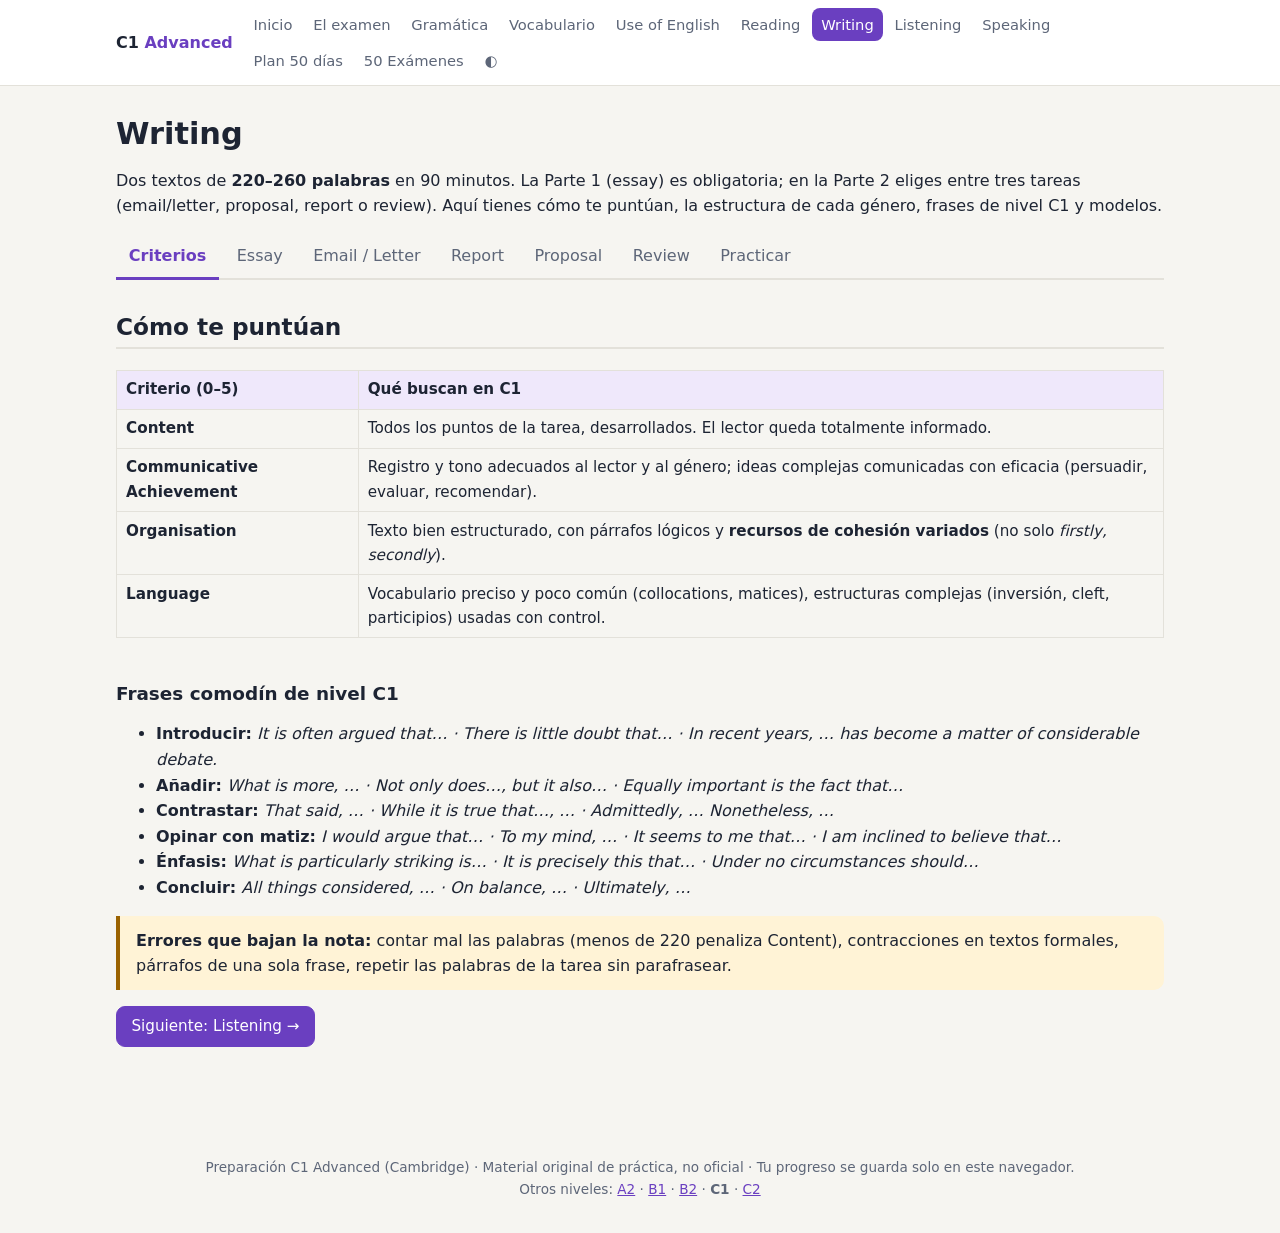
<file: writing.html>
<!doctype html>
<html lang="es">
<head>
<meta charset="utf-8"><meta name="viewport" content="width=device-width,initial-scale=1">
<title>Writing · C1 Advanced</title>
<link rel="stylesheet" href="assets/style.css">
<link rel="icon" href="data:image/svg+xml,<svg xmlns='http://www.w3.org/2000/svg' viewBox='0 0 100 100'><text y='.9em' font-size='90'>🎓</text></svg>">
</head>
<body>
<main class="wrap">
<h1>Writing</h1>
<p>Dos textos de <b>220–260 palabras</b> en 90 minutos. La Parte 1 (essay) es obligatoria; en la Parte 2 eliges entre tres tareas (email/letter, proposal, report o review). Aquí tienes cómo te puntúan, la estructura de cada género, frases de nivel C1 y modelos.</p>

<div class="tabs-root" id="wtabs">
<div class="tabs"><button>Criterios</button><button>Essay</button><button>Email / Letter</button><button>Report</button><button>Proposal</button><button>Review</button><button>Practicar</button></div>

<section class="tabpanel">
<h2>Cómo te puntúan</h2>
<div class="table-wrap"><table>
<tr><th>Criterio (0–5)</th><th>Qué buscan en C1</th></tr>
<tr><td><b>Content</b></td><td>Todos los puntos de la tarea, desarrollados. El lector queda totalmente informado.</td></tr>
<tr><td><b>Communicative Achievement</b></td><td>Registro y tono adecuados al lector y al género; ideas complejas comunicadas con eficacia (persuadir, evaluar, recomendar).</td></tr>
<tr><td><b>Organisation</b></td><td>Texto bien estructurado, con párrafos lógicos y <b>recursos de cohesión variados</b> (no solo <i>firstly, secondly</i>).</td></tr>
<tr><td><b>Language</b></td><td>Vocabulario preciso y poco común (collocations, matices), estructuras complejas (inversión, cleft, participios) usadas con control.</td></tr>
</table></div>
<h3>Frases comodín de nivel C1</h3>
<ul>
<li><b>Introducir:</b> <i>It is often argued that… · There is little doubt that… · In recent years, … has become a matter of considerable debate.</i></li>
<li><b>Añadir:</b> <i>What is more, … · Not only does…, but it also… · Equally important is the fact that…</i></li>
<li><b>Contrastar:</b> <i>That said, … · While it is true that…, … · Admittedly, … Nonetheless, …</i></li>
<li><b>Opinar con matiz:</b> <i>I would argue that… · To my mind, … · It seems to me that… · I am inclined to believe that…</i></li>
<li><b>Énfasis:</b> <i>What is particularly striking is… · It is precisely this that… · Under no circumstances should…</i></li>
<li><b>Concluir:</b> <i>All things considered, … · On balance, … · Ultimately, …</i></li>
</ul>
<div class="warn"><b>Errores que bajan la nota:</b> contar mal las palabras (menos de 220 penaliza Content), contracciones en textos formales, párrafos de una sola frase, repetir las palabras de la tarea sin parafrasear.</div>
</section>

<section class="tabpanel">
<h2>Parte 1 · Essay</h2>
<p>Te dan un tema y <b>tres puntos</b> (con tres opiniones opcionales). Debes tratar <b>dos</b> de ellos y explicar <b>cuál es más importante</b> (o eficaz), con razones.</p>
<h3>Estructura (4 párrafos)</h3>
<ol>
<li><b>Introducción:</b> presenta el tema con tus palabras y anuncia los dos puntos.</li>
<li><b>Punto 1:</b> idea + explicación + ejemplo.</li>
<li><b>Punto 2:</b> idea + explicación + ejemplo.</li>
<li><b>Conclusión:</b> cuál de los dos es más importante <b>y por qué</b>.</li>
</ol>
<div class="card"><b>Tarea:</b> Your class has attended a panel discussion on <i>how governments can encourage people to lead healthier lives</i>. Notes: taxes on unhealthy food · public sports facilities · education campaigns. Write an essay discussing <b>two</b> of the methods and explain which is more effective.</div>
<div class="card"><b>Modelo (≈ 250 palabras)</b>
<p>Rising levels of obesity and inactivity have placed enormous strain on health services in many countries, prompting governments to search for ways of encouraging healthier lifestyles. Two of the most frequently proposed measures are taxing unhealthy food and investing in public sports facilities.</p>
<p>Taxing products high in sugar or fat has the obvious advantage of influencing behaviour at the point of purchase. When fizzy drinks become noticeably more expensive, consumption tends to fall, as several countries have already demonstrated. Moreover, the revenue raised can be reinvested in health care. Critics argue, however, that such taxes hit low-income families hardest, since they spend a larger proportion of their income on food.</p>
<p>Providing affordable sports facilities, by contrast, tackles the problem from a more positive angle. Rather than punishing unhealthy choices, it makes healthy ones easier. A well-maintained local swimming pool or a free outdoor gym can transform the habits of an entire neighbourhood, particularly among young people who might otherwise spend their evenings in front of a screen. The drawback, admittedly, is the considerable initial cost.</p>
<p>On balance, I would argue that public sports facilities are the more effective approach. While taxes may reduce consumption of certain products, they do little to foster a genuine enthusiasm for an active life. Facilities, on the other hand, create opportunities that benefit people of all ages and incomes, and their effects are likely to last far longer.</p></div>
</section>

<section class="tabpanel">
<h2>Email / Letter</h2>
<p>Puede ser <b>formal</b> (a un director, a un periódico, a una empresa) o <b>semiformal/informal</b> (a un compañero o amigo). Lee bien quién es el destinatario.</p>
<div class="table-wrap"><table>
<tr><th></th><th>Formal</th><th>Informal</th></tr>
<tr><td>Saludo</td><td>Dear Sir or Madam, / Dear Ms Wilson,</td><td>Hi Sam, / Dear Sam,</td></tr>
<tr><td>Motivo</td><td>I am writing with regard to… / in response to…</td><td>Thanks for your email – great to hear from you!</td></tr>
<tr><td>Petición</td><td>I would be grateful if you could… / I would appreciate it if…</td><td>Could you possibly…? / Any chance you could…?</td></tr>
<tr><td>Queja</td><td>I wish to express my dissatisfaction with… / I trust this matter will be resolved promptly.</td><td>I was really disappointed that…</td></tr>
<tr><td>Despedida</td><td>I look forward to hearing from you. Yours faithfully / sincerely,</td><td>Write soon! / All the best, / Take care,</td></tr>
</table></div>
<div class="tip"><b>Carta al director (letter to the editor):</b> resume el artículo al que respondes, expresa tu postura con argumentos y propone una solución. Registro formal pero con fuerza persuasiva.</div>
</section>

<section class="tabpanel">
<h2>Report</h2>
<p>Informe para un superior o un comité sobre <b>algo que ya existe u ocurrió</b> (un evento, un servicio, una encuesta). Formal, objetivo, con <b>títulos</b>.</p>
<h3>Estructura</h3>
<ol>
<li><b>Introduction</b>: <i>The aim of this report is to evaluate… / This report outlines…</i></li>
<li><b>2–3 secciones con título</b> (p. ej. <i>Strengths</i>, <i>Areas for improvement</i>): datos, hechos, resultados de encuestas.</li>
<li><b>Conclusion and recommendations</b>: <i>In the light of the above, I would recommend that… / It would be advisable to…</i></li>
</ol>
<p><b>Frases útiles:</b> <i>According to the feedback received, … · The majority of respondents felt that… · A significant number of participants… · It was generally agreed that… · Unfortunately, … proved to be…</i></p>
</section>

<section class="tabpanel">
<h2>Proposal</h2>
<p>Propuesta a un comité o a un responsable sobre <b>algo que se hará en el futuro</b> (cómo gastar un presupuesto, mejorar un servicio, organizar un evento). Formal, persuasiva, con <b>títulos</b>.</p>
<h3>Estructura</h3>
<ol>
<li><b>Introduction</b>: <i>The purpose of this proposal is to suggest how… could be improved.</i></li>
<li><b>Situación actual</b> (breve) y <b>propuestas</b> con título cada una, justificadas.</li>
<li><b>Benefits / Conclusion</b>: por qué tu propuesta funcionará. <i>Implementing these measures would undoubtedly…</i></li>
</ol>
<div class="key"><b>Report vs proposal:</b> el report <i>evalúa</i> lo que hay o hubo (pasado/presente); la proposal <i>sugiere</i> lo que debería hacerse (futuro). Ambos terminan con recomendaciones, pero en la proposal son el núcleo del texto.</div>
<p><b>Frases útiles:</b> <i>I would propose that… · One option would be to… · This would enable… to… · Should funding allow, … · It is essential that… be…</i> (subjuntivo).</p>
</section>

<section class="tabpanel">
<h2>Review</h2>
<p>Reseña para una revista o web (libro, película, exposición, restaurante, app, curso…). Registro neutro o semiformal, con <b>descripción + evaluación + recomendación</b>. Suele pedir algo más, por ejemplo comparar dos cosas o valorar si cumple un objetivo.</p>
<h3>Estructura</h3>
<ol>
<li>Título atractivo e introducción que enganche.</li>
<li>Descripción breve (sin contar el final).</li>
<li>Evaluación: puntos fuertes y débiles, con vocabulario preciso.</li>
<li>Recomendación: para quién sí y para quién no.</li>
</ol>
<p><b>Vocabulario de evaluación:</b> <i>gripping, thought-provoking, understated, compelling, overrated, predictable, formulaic, a tour de force, falls flat, lives up to the hype, well worth a visit, not for the faint-hearted.</i></p>
</section>

<section class="tabpanel">
<h2>Practica con autoevaluación</h2>
<p>Elige una tarea, ponte el temporizador de 45 minutos y escribe. Al terminar, compara con los modelos y puntúate con los cuatro criterios. Tu texto se guarda en este navegador.</p>
<div id="wpractice"></div>
</section>
</div>
<p><a class="btn" href="listening.html">Siguiente: Listening →</a></p>
</main>
<script src="assets/app.js"></script>
<script>
const TASKS = [
 ['Essay','Your class has attended a panel discussion on <i>how cities can reduce traffic congestion</i>. Notes: improving public transport · charging drivers to enter the centre · encouraging cycling. Write an essay discussing <b>two</b> of the methods and explain which is more effective.'],
 ['Essay','Your class has attended a lecture on <i>what young people need to succeed in the job market</i>. Notes: university degrees · work experience · digital skills. Write an essay discussing <b>two</b> of these and explain which is more important.'],
 ['Letter (formal)','You have read an article in a local newspaper claiming that young people today are less interested in their community than previous generations. Write a letter to the editor giving your views and suggesting how young people could be encouraged to get involved.'],
 ['Report','You recently organised an international student exchange week at your college. The principal has asked you for a report on the week, evaluating what was successful and recommending improvements for next year.'],
 ['Proposal','Your town council has a budget to improve facilities for teenagers. Write a proposal describing the current situation, suggesting how the money should be spent and explaining the benefits.'],
 ['Review','A travel website is asking for reviews of museums that would interest visitors who don\'t normally like museums. Write a review of a museum you have visited, explaining what makes it appealing and whether it succeeds in attracting a wide audience.'],
];
document.addEventListener('DOMContentLoaded', () => {
  const wp = $('#wpractice');
  TASKS.forEach(([t, p], i) => {
    const d = document.createElement('details');
    d.innerHTML = `<summary>${t}: ${p.replace(/<[^>]+>/g, '').slice(0, 70)}…</summary><div class="card">${p}</div><div class="tm"></div>`;
    $('.tm', d).append(timer(45 * 60, '45 min'));
    d.append(writingBox('practice' + i, 220, 260));
    d.insertAdjacentHTML('beforeend', `<p class="small muted">Autoevalúate: ¿has tratado todos los puntos? ¿registro y formato correctos? ¿cohesión variada? ¿al menos 3 estructuras avanzadas (inversión, cleft, participios…)? Puntúa cada criterio de 0 a 5.</p>`);
    wp.append(d);
  });
});
</script>
</body>
</html>
</file>
<file: assets/style.css>
:root{
  --bg:#f6f5f1; --card:#ffffff; --ink:#1d2433; --muted:#5d6678; --line:#e3e1da;
  --brand:#6a3fc0; --brand-2:#efe8fb; --ok:#1d7a43; --ok-bg:#e3f4ea; --bad:#b3261e; --bad-bg:#fbe7e5;
  --warn:#9a6200; --warn-bg:#fff3d6; --code:#f1efe8; --shadow:0 1px 2px rgba(0,0,0,.05),0 4px 14px rgba(0,0,0,.04);
  --radius:12px; --maxw:1080px;
}
@media (prefers-color-scheme: dark){
  :root:not([data-theme="light"]){
    --bg:#12151c; --card:#1b1f29; --ink:#e7e9ee; --muted:#9aa3b5; --line:#2c3240;
    --brand:#b89bff; --brand-2:#2a2142; --ok:#5fd08f; --ok-bg:#16301f; --bad:#ff8a80; --bad-bg:#3a1c1a;
    --warn:#ffc86b; --warn-bg:#3a2e12; --code:#232837; --shadow:none;
  }
}
:root[data-theme="dark"]{
  --bg:#12151c; --card:#1b1f29; --ink:#e7e9ee; --muted:#9aa3b5; --line:#2c3240;
  --brand:#b89bff; --brand-2:#2a2142; --ok:#5fd08f; --ok-bg:#16301f; --bad:#ff8a80; --bad-bg:#3a1c1a;
  --warn:#ffc86b; --warn-bg:#3a2e12; --code:#232837; --shadow:none;
}
*{box-sizing:border-box}
html{-webkit-text-size-adjust:100%}
body{margin:0;background:var(--bg);color:var(--ink);font:16px/1.6 system-ui,-apple-system,"Segoe UI",Roboto,Ubuntu,sans-serif}
a{color:var(--brand)}
h1,h2,h3,h4{line-height:1.25;margin:1.4em 0 .5em}
h1{font-size:1.9rem;margin-top:.4em}
h2{font-size:1.45rem;border-bottom:2px solid var(--line);padding-bottom:.25em}
h3{font-size:1.15rem}
p{margin:.5em 0 .9em}
code,kbd{background:var(--code);padding:.1em .35em;border-radius:5px;font-size:.92em}
table{border-collapse:collapse;width:100%;margin:.6em 0 1.2em;font-size:.95rem}
th,td{border:1px solid var(--line);padding:.45em .6em;text-align:left;vertical-align:top}
th{background:var(--brand-2)}
.table-wrap{overflow-x:auto}

/* Header / nav */
.topbar{position:sticky;top:0;z-index:20;background:var(--card);border-bottom:1px solid var(--line)}
.topbar .in{max-width:var(--maxw);margin:0 auto;padding:.5rem 16px;display:flex;align-items:center;gap:.75rem;flex-wrap:wrap}
.logo{font-weight:800;text-decoration:none;color:var(--ink);white-space:nowrap}
.logo span{color:var(--brand)}
.nav{display:flex;gap:.2rem;flex-wrap:wrap;flex:1}
.nav a{text-decoration:none;color:var(--muted);padding:.3rem .55rem;border-radius:8px;font-size:.92rem;white-space:nowrap}
.nav a:hover{background:var(--brand-2);color:var(--ink)}
.nav a.on{background:var(--brand);color:#fff}
.btn.menu-btn{display:none}
@media (max-width:820px){
  .btn.menu-btn{display:inline-flex;margin-left:auto}
  .nav{display:none;flex-basis:100%}
  .nav.open{display:flex}
}
.wrap{max-width:var(--maxw);margin:0 auto;padding:1rem 16px 4rem}
footer{color:var(--muted);font-size:.85rem;text-align:center;padding:2rem 16px}

/* Components */
.card{background:var(--card);border:1px solid var(--line);border-radius:var(--radius);padding:1rem 1.2rem;margin:1rem 0;box-shadow:var(--shadow)}
.grid{display:grid;gap:1rem;grid-template-columns:repeat(auto-fill,minmax(240px,1fr))}
.tile{display:block;text-decoration:none;color:var(--ink);background:var(--card);border:1px solid var(--line);border-radius:var(--radius);padding:1rem;box-shadow:var(--shadow);transition:transform .1s}
.tile:hover{transform:translateY(-2px);border-color:var(--brand)}
.tile h3{margin:.1em 0 .3em}
.tile p{margin:0;color:var(--muted);font-size:.93rem}
.tip,.warn,.key{border-left:4px solid var(--brand);background:var(--brand-2);padding:.7rem 1rem;border-radius:0 10px 10px 0;margin:1rem 0}
.warn{border-color:var(--warn);background:var(--warn-bg)}
.key{border-color:var(--ok);background:var(--ok-bg)}
.tip>:first-child,.warn>:first-child,.key>:first-child{margin-top:0}
.tip>:last-child,.warn>:last-child,.key>:last-child{margin-bottom:0}
.muted{color:var(--muted)}
.small{font-size:.88rem}
.pill{display:inline-block;background:var(--brand-2);color:var(--brand);border-radius:99px;padding:.05em .6em;font-size:.82rem;font-weight:600}
.btn{display:inline-flex;align-items:center;gap:.35em;border:1px solid var(--brand);background:var(--brand);color:#fff;padding:.45rem .9rem;border-radius:9px;font:inherit;font-size:.95rem;cursor:pointer;text-decoration:none}
.btn:hover{filter:brightness(1.08)}
.btn.ghost{background:transparent;color:var(--brand)}
.btn.sm{padding:.2rem .55rem;font-size:.85rem}
.btn[disabled]{opacity:.5;cursor:not-allowed}
.row{display:flex;gap:.6rem;flex-wrap:wrap;align-items:center}
details{background:var(--card);border:1px solid var(--line);border-radius:10px;padding:.5rem .9rem;margin:.6rem 0}
details summary{cursor:pointer;font-weight:600}
details[open] summary{margin-bottom:.5rem}
.toc{columns:2;column-gap:2rem}
@media (max-width:640px){.toc{columns:1}}
.ex{font-style:italic;color:var(--muted)}
.en{font-weight:600}
ul.tight li{margin:.15em 0}

/* Tabs */
.tabs{display:flex;gap:.3rem;flex-wrap:wrap;border-bottom:2px solid var(--line);margin:1rem 0}
.tabs button{border:0;background:none;font:inherit;padding:.5rem .8rem;cursor:pointer;color:var(--muted);border-bottom:3px solid transparent;margin-bottom:-2px}
.tabs button.on{color:var(--brand);border-bottom-color:var(--brand);font-weight:700}
.tabpanel{display:none}
.tabpanel.on{display:block}

/* Exercises */
.ex-text{background:var(--card);border:1px solid var(--line);border-radius:10px;padding:1rem 1.2rem;line-height:2.05}
.ex-text p{margin:.3em 0 .8em}
.gap{white-space:nowrap}
.gap b{display:inline-block;min-width:1.4em;text-align:center;background:var(--brand);color:#fff;border-radius:5px;font-size:.78rem;margin-right:.2em;line-height:1.5}
select,input[type=text],textarea{font:inherit;color:var(--ink);background:var(--bg);border:1px solid var(--line);border-radius:7px;padding:.15rem .35rem;max-width:100%}
input[type=text]{width:9.5em;line-height:1.3}
select{line-height:1.3}
.p4 input[type=text], .l2 input[type=text]{width:16em}
textarea{width:100%;min-height:260px;padding:.6rem;line-height:1.5}
select:focus,input:focus,textarea:focus{outline:2px solid var(--brand);outline-offset:1px}
.stem{font-weight:700;font-size:.78rem;letter-spacing:.04em;color:var(--brand);margin-left:.25em}
.is-ok{background:var(--ok-bg)!important;border-color:var(--ok)!important;color:var(--ok)!important}
.is-bad{background:var(--bad-bg)!important;border-color:var(--bad)!important;color:var(--bad)!important}
.fix{color:var(--ok);font-weight:700;font-size:.88rem;margin-left:.3em;white-space:normal}
.accept{font-size:.75rem;padding:0 .4em;margin-left:.3em;border:1px solid var(--muted);background:transparent;color:var(--muted);border-radius:6px;cursor:pointer}
.explain{display:block;font-size:.88rem;color:var(--muted);background:var(--code);border-radius:7px;padding:.3rem .6rem;margin:.3rem 0 .6rem;line-height:1.5;white-space:normal}
.q{margin:.8rem 0 1rem;padding-bottom:.6rem;border-bottom:1px dashed var(--line)}
.q:last-child{border-bottom:0}
.q .qt{font-weight:600;margin-bottom:.3rem}
.opt{display:flex;gap:.5rem;align-items:flex-start;padding:.2rem .4rem;border-radius:7px;cursor:pointer;line-height:1.45}
.opt:hover{background:var(--brand-2)}
.opt input{margin-top:.3em}
.opt.is-ok,.opt.is-bad{border:1px solid}
.two-col{display:grid;grid-template-columns:1.15fr 1fr;gap:1rem;align-items:start}
@media (max-width:860px){.two-col{grid-template-columns:1fr}}
.sticky{position:sticky;top:64px;max-height:calc(100vh - 80px);overflow:auto}
@media (max-width:860px){.sticky{position:static;max-height:none}}
.sents li{margin:.3rem 0}
.gapline{display:block;margin:.6rem 0;padding:.4rem .6rem;border:2px dashed var(--brand);border-radius:8px;line-height:1.4}
.sec-h{font-weight:800;color:var(--brand)}
.p4item{margin:1rem 0;padding:.7rem .9rem;background:var(--card);border:1px solid var(--line);border-radius:10px}
.p4item .kw{font-weight:800;letter-spacing:.05em;background:var(--brand-2);color:var(--brand);padding:.05em .5em;border-radius:5px}
.score{font-size:1.1rem;font-weight:700;padding:.6rem 1rem;border-radius:10px;background:var(--brand-2);margin:1rem 0}
.score.good{background:var(--ok-bg);color:var(--ok)}
.score.mid{background:var(--warn-bg);color:var(--warn)}
.score.low{background:var(--bad-bg);color:var(--bad)}
.audio-bar{display:flex;gap:.5rem;align-items:center;flex-wrap:wrap;padding:.5rem .7rem;background:var(--brand-2);border-radius:10px;margin:.6rem 0}
.plays{font-size:.85rem;color:var(--muted)}
.transcript{font-size:.93rem}
.transcript p{margin:.25em 0}
.wc{font-size:.88rem;color:var(--muted)}
.timer{font-variant-numeric:tabular-nums;font-weight:700;background:var(--card);border:1px solid var(--line);padding:.25rem .6rem;border-radius:8px}
.timer.late{color:var(--bad);border-color:var(--bad)}
.paper-head{display:flex;justify-content:space-between;align-items:center;gap:.6rem;flex-wrap:wrap}
.part-title{margin-top:2rem}
.instr{font-style:italic;color:var(--muted);margin:.2rem 0 .8rem}

/* Flashcards */
.flash{min-height:150px;display:flex;flex-direction:column;align-items:center;justify-content:center;text-align:center;cursor:pointer;font-size:1.25rem;user-select:none}
.flash .back{font-size:1rem;color:var(--muted);margin-top:.6rem}

/* Exams grid */
.exams{display:grid;gap:.6rem;grid-template-columns:repeat(auto-fill,minmax(150px,1fr))}
.exams a{display:block;text-decoration:none;color:var(--ink);background:var(--card);border:1px solid var(--line);border-radius:10px;padding:.7rem;text-align:center}
.exams a:hover{border-color:var(--brand)}
.exams a .n{font-size:1.4rem;font-weight:800;color:var(--brand)}
.exams a.done{border-color:var(--ok);background:var(--ok-bg)}
.exams a .s{font-size:.8rem;color:var(--muted)}
.bar{height:10px;background:var(--line);border-radius:99px;overflow:hidden}
.bar>i{display:block;height:100%;background:var(--ok)}
.crit{display:grid;grid-template-columns:1fr auto;gap:.3rem .8rem;align-items:center;max-width:560px}
.rec{display:flex;gap:.5rem;align-items:center;flex-wrap:wrap;margin:.5rem 0}
.photo{background:var(--code);border-radius:10px;padding:.6rem .8rem;margin:.4rem 0;font-size:.95rem}
.photo b{color:var(--brand)}
@media print{.topbar,.audio-bar,.btn{display:none}}

/* Añadidos para los formatos de otros niveles */
.notice{background:var(--card);border:2px solid var(--line);border-left:5px solid var(--brand);border-radius:8px;padding:.6rem .9rem;margin:.4rem 0 .6rem;line-height:1.5;font-family:Georgia,"Times New Roman",serif}
.notice ul{margin:.3rem 0 .5rem}
.extract{padding-bottom:.4rem}
.extract .q{border-bottom:0}
.lvl{display:inline-block;font-weight:800;border-radius:8px;padding:.05em .45em;background:var(--brand);color:#fff}
</file>
